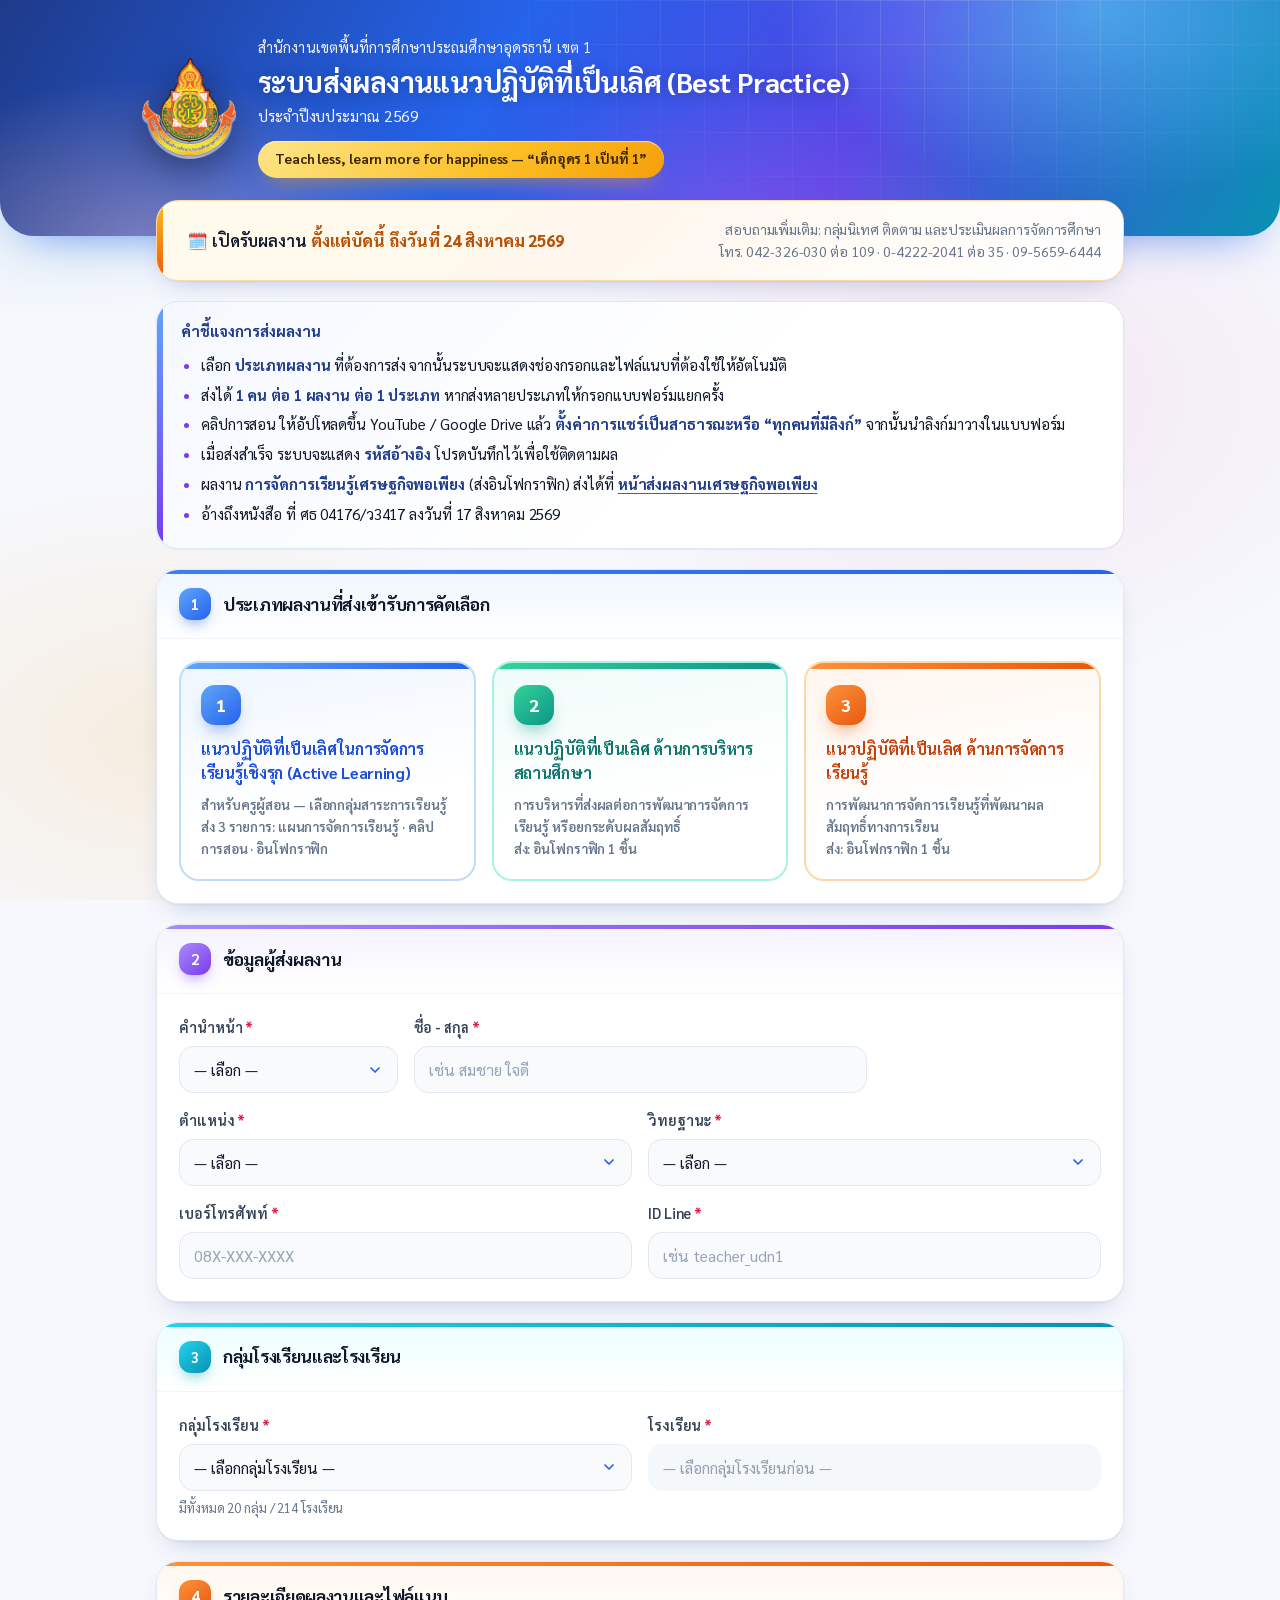
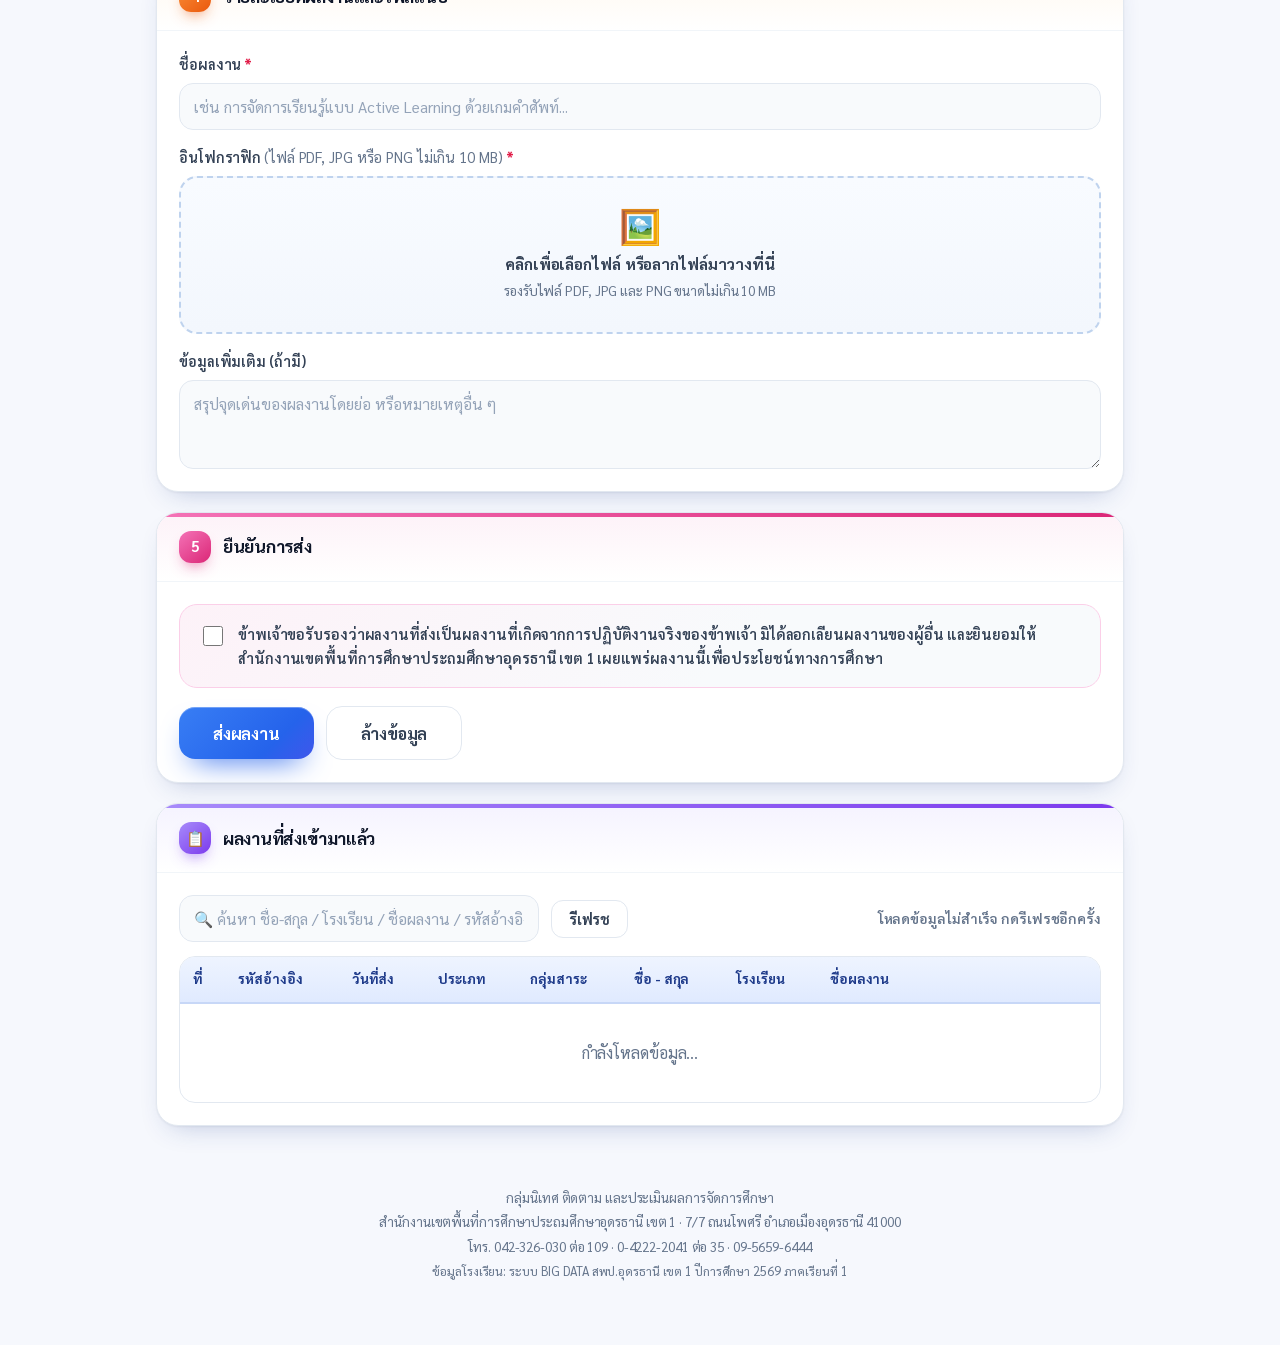
<file: index.html>
<!DOCTYPE html>
<html lang="th">
<head>
<meta charset="UTF-8">
<meta name="viewport" content="width=device-width, initial-scale=1.0">
<title>ระบบส่งผลงานแนวปฏิบัติที่เป็นเลิศ (Best Practice) 2569 | สพป.อุดรธานี เขต 1</title>
<link rel="preconnect" href="https://fonts.googleapis.com">
<link rel="preconnect" href="https://fonts.gstatic.com" crossorigin>
<link href="https://fonts.googleapis.com/css2?family=Sarabun:wght@300;400;500;600;700&display=swap" rel="stylesheet">
<style>
:root{
  --brand:#1d4ed8; --brand-2:#3b82f6; --brand-dk:#1e3a8a; --brand-lt:#eff6ff;
  --c1:#2563eb; --c1-d:#1d4ed8; --c1-l:#eff6ff; --c1-b:#bfdbfe;
  --c2:#0d9488; --c2-d:#0f766e; --c2-l:#effcf9; --c2-b:#a7f3e4;
  --c3:#ea580c; --c3-d:#c2410c; --c3-l:#fff5ed; --c3-b:#fed7aa;
  --c4:#7c3aed; --c5:#db2777; --c6:#0891b2;
  --accent:#f59e0b; --accent-dk:#b45309;
  --ok:#0d9488; --err:#e11d48;
  --ink:#0f172a; --ink-2:#334155; --muted:#64748b; --line:#e2e8f0; --line-2:#f1f5f9;
  --bg:#f6f8fd; --card:#ffffff;
  --r:22px; --r-sm:14px;
  --sh-1:0 1px 2px rgba(15,23,42,.05);
  --sh-2:0 1px 2px rgba(15,23,42,.05), 0 12px 28px -14px rgba(30,58,138,.30);
  --sh-3:0 2px 6px rgba(15,23,42,.06), 0 26px 50px -24px rgba(30,58,138,.42);
  --ring:0 0 0 4px rgba(37,99,235,.16);
}
*{box-sizing:border-box}
html{-webkit-text-size-adjust:100%}
body{
  margin:0;font-family:'Sarabun',system-ui,-apple-system,sans-serif;color:var(--ink);
  line-height:1.65;font-size:16px;letter-spacing:-.1px;
  background:
    radial-gradient(760px 460px at 92% -6%, rgba(124,58,237,.16), transparent 62%),
    radial-gradient(680px 420px at 4% 8%, rgba(8,145,178,.16), transparent 60%),
    radial-gradient(700px 480px at 76% 44%, rgba(219,39,119,.09), transparent 62%),
    radial-gradient(620px 420px at 12% 82%, rgba(245,158,11,.12), transparent 62%),
    var(--bg);
  background-attachment:fixed;
}
a{color:var(--c1);text-underline-offset:3px}
::selection{background:rgba(59,130,246,.22)}

/* ---------- Header ---------- */
.topbar{
  position:relative;overflow:hidden;color:#fff;padding:36px 20px 58px;
  background:linear-gradient(120deg,#1e3a8a 0%,#2563eb 38%,#4f46e5 66%,#0891b2 100%);
  border-radius:0 0 34px 34px;box-shadow:0 20px 48px -26px rgba(37,99,235,.8);
}
.topbar::before{
  content:"";position:absolute;inset:0;pointer-events:none;
  background:
    radial-gradient(520px 300px at 86% 4%, rgba(56,189,248,.55), transparent 62%),
    radial-gradient(460px 280px at 12% 108%, rgba(245,158,11,.45), transparent 64%),
    radial-gradient(420px 300px at 58% 116%, rgba(219,39,119,.35), transparent 66%);
  mix-blend-mode:screen
}
.topbar::after{
  content:"";position:absolute;inset:0;pointer-events:none;opacity:.18;
  background-image:linear-gradient(rgba(255,255,255,.75) 1px,transparent 1px),
                   linear-gradient(90deg,rgba(255,255,255,.75) 1px,transparent 1px);
  background-size:44px 44px;
  -webkit-mask-image:radial-gradient(720px 340px at 74% 4%, #000, transparent 72%);
          mask-image:radial-gradient(720px 340px at 74% 4%, #000, transparent 72%);
}
.topbar .wrap{position:relative;z-index:1;max-width:1000px;margin:0 auto;display:flex;gap:20px;align-items:center;flex-wrap:wrap}
.crest{
  width:98px;height:98px;flex:none;object-fit:contain;display:block;
  filter:drop-shadow(0 3px 0 rgba(255,255,255,.55)) drop-shadow(0 10px 20px rgba(0,0,0,.45));
}
.topbar .org{font-size:14.5px;opacity:.92;margin:0;font-weight:400;letter-spacing:.1px}
.topbar h1{margin:4px 0 0;font-size:28px;font-weight:700;line-height:1.28;letter-spacing:-.6px;text-shadow:0 2px 16px rgba(0,0,0,.22)}
.topbar .yr{margin:3px 0 0;font-size:15.5px;opacity:.94}
.slogan{
  display:inline-block;margin-top:13px;font-weight:700;font-size:13.5px;padding:7px 17px;border-radius:999px;
  color:#3b2400;background:linear-gradient(135deg,#fde68a,#fbbf24 60%,#f59e0b);
  box-shadow:0 10px 22px -12px rgba(245,158,11,.95), inset 0 1px 0 rgba(255,255,255,.6)
}

/* ---------- Layout ---------- */
.page{max-width:1000px;margin:-36px auto 60px;padding:0 16px;position:relative;z-index:2}
.card{
  background:var(--card);border:1px solid var(--line);border-radius:var(--r);
  box-shadow:var(--sh-2);margin-bottom:20px;overflow:hidden;
  animation:rise .5s cubic-bezier(.2,.7,.3,1) both;
}
.card:nth-of-type(2){animation-delay:.05s}
.card:nth-of-type(3){animation-delay:.1s}
.card:nth-of-type(4){animation-delay:.15s}
@keyframes rise{from{opacity:0;transform:translateY(16px)}to{opacity:1;transform:none}}
.card > h2{
  position:relative;margin:0;padding:18px 22px;font-size:17.5px;font-weight:700;color:var(--ink);
  border-bottom:1px solid var(--line-2);display:flex;align-items:center;gap:12px;letter-spacing:-.3px
}
.card > h2::before{content:"";position:absolute;left:0;right:0;top:0;height:4px}
.card > h2 .n{
  width:32px;height:32px;border-radius:12px;flex:none;font-size:15px;font-weight:700;color:#fff;
  display:flex;align-items:center;justify-content:center;
  box-shadow:inset 0 1px 0 rgba(255,255,255,.35)
}
/* สีประจำแต่ละหัวข้อ */
.card:nth-of-type(1) > h2{background:linear-gradient(180deg,#eff6ff,#fff)}
.card:nth-of-type(1) > h2::before{background:linear-gradient(90deg,#3b82f6,#2563eb)}
.card:nth-of-type(1) > h2 .n{background:linear-gradient(140deg,#60a5fa,#2563eb);box-shadow:0 8px 16px -8px rgba(37,99,235,.9)}
.card:nth-of-type(2) > h2{background:linear-gradient(180deg,#f5f3ff,#fff)}
.card:nth-of-type(2) > h2::before{background:linear-gradient(90deg,#a78bfa,#7c3aed)}
.card:nth-of-type(2) > h2 .n{background:linear-gradient(140deg,#a78bfa,#7c3aed);box-shadow:0 8px 16px -8px rgba(124,58,237,.9)}
.card:nth-of-type(3) > h2{background:linear-gradient(180deg,#ecfeff,#fff)}
.card:nth-of-type(3) > h2::before{background:linear-gradient(90deg,#22d3ee,#0891b2)}
.card:nth-of-type(3) > h2 .n{background:linear-gradient(140deg,#22d3ee,#0891b2);box-shadow:0 8px 16px -8px rgba(8,145,178,.9)}
.card:nth-of-type(4) > h2{background:linear-gradient(180deg,#ecfdf5,#fff)}
.card:nth-of-type(4) > h2::before{background:linear-gradient(90deg,#34d399,#0d9488)}
.card:nth-of-type(4) > h2 .n{background:linear-gradient(140deg,#34d399,#0d9488);box-shadow:0 8px 16px -8px rgba(13,148,136,.9)}
.card:nth-of-type(5) > h2{background:linear-gradient(180deg,#fff7ed,#fff)}
.card:nth-of-type(5) > h2::before{background:linear-gradient(90deg,#fb923c,#ea580c)}
.card:nth-of-type(5) > h2 .n{background:linear-gradient(140deg,#fb923c,#ea580c);box-shadow:0 8px 16px -8px rgba(234,88,12,.9)}
.card:nth-of-type(6) > h2{background:linear-gradient(180deg,#fdf2f8,#fff)}
.card:nth-of-type(6) > h2::before{background:linear-gradient(90deg,#f472b6,#db2777)}
.card:nth-of-type(6) > h2 .n{background:linear-gradient(140deg,#f472b6,#db2777);box-shadow:0 8px 16px -8px rgba(219,39,119,.9)}
.card .body{padding:22px}

.deadline{
  display:flex;gap:14px;align-items:center;flex-wrap:wrap;
  background:linear-gradient(135deg,#fffbeb 0%,#fff7ed 45%,#fff 100%);
  border:1px solid #fcd9a3;border-radius:var(--r);padding:17px 22px;margin-bottom:20px;
  box-shadow:var(--sh-2);position:relative;overflow:hidden
}
.deadline::before{content:"";position:absolute;left:0;top:0;bottom:0;width:6px;background:linear-gradient(180deg,#fbbf24,#ea580c)}
.deadline .dl{font-size:16.5px;font-weight:600;padding-left:8px}
.deadline b{color:var(--accent-dk);font-weight:800}
.deadline .ph{margin-left:auto;font-size:13.8px;color:var(--muted);text-align:right;line-height:1.65}

.notice{
  background:linear-gradient(135deg,#f5f8ff,#fff 55%);border:1px solid #dbe6fb;border-radius:var(--r);
  padding:17px 22px 17px 24px;margin-bottom:20px;font-size:15px;box-shadow:var(--sh-1);position:relative;overflow:hidden
}
.notice::before{content:"";position:absolute;left:0;top:0;bottom:0;width:6px;background:linear-gradient(180deg,#60a5fa,#7c3aed)}
.notice b{color:var(--brand-dk)}
.notice ul{margin:9px 0 0;padding-left:20px}
.notice li{margin-bottom:5px}
.notice li::marker{color:var(--c4)}

/* ---------- Type cards : การ์ดคนละสี ---------- */
.types{display:grid;grid-template-columns:repeat(auto-fit,minmax(268px,1fr));gap:16px}
.type{position:relative}
.type input{position:absolute;opacity:0;width:0;height:0}
.type span.box{
  position:relative;display:block;padding:22px 20px 20px;border:2px solid var(--line);border-radius:20px;
  cursor:pointer;height:100%;overflow:hidden;background:#fff;
  transition:transform .2s cubic-bezier(.2,.7,.3,1),box-shadow .2s,border-color .2s,background .2s
}
.type span.box::before{content:"";position:absolute;left:0;right:0;top:0;height:6px}
.type .num{
  display:inline-flex;width:40px;height:40px;border-radius:14px;color:#fff;font-weight:800;font-size:18px;
  align-items:center;justify-content:center;margin-bottom:12px;box-shadow:inset 0 1px 0 rgba(255,255,255,.4)
}
.type .tt{font-weight:700;font-size:16px;display:block;line-height:1.5;letter-spacing:-.3px}
.type .ds{font-size:13.5px;color:var(--muted);margin-top:9px;display:block;line-height:1.6}
.type span.box:hover{transform:translateY(-4px);box-shadow:var(--sh-3)}
.type input:checked + span.box::after{
  content:"✓";position:absolute;top:14px;right:14px;width:28px;height:28px;border-radius:50%;
  color:#fff;font-size:15px;font-weight:700;display:flex;align-items:center;justify-content:center
}
/* 1 · ฟ้า-น้ำเงิน */
.type:nth-child(1) span.box{background:linear-gradient(170deg,var(--c1-l),#fff 62%);border-color:var(--c1-b)}
.type:nth-child(1) span.box::before{background:linear-gradient(90deg,#60a5fa,#2563eb)}
.type:nth-child(1) .num{background:linear-gradient(140deg,#60a5fa,#2563eb);box-shadow:0 10px 20px -10px rgba(37,99,235,.95)}
.type:nth-child(1) .tt{color:var(--c1-d)}
.type:nth-child(1) span.box:hover{border-color:#93c5fd}
.type:nth-child(1) input:checked + span.box{border-color:var(--c1);background:linear-gradient(170deg,#dbeafe,#eff6ff);box-shadow:0 0 0 4px rgba(37,99,235,.18),var(--sh-3)}
.type:nth-child(1) input:checked + span.box::after{background:var(--c1)}
/* 2 · เขียวมรกต */
.type:nth-child(2) span.box{background:linear-gradient(170deg,var(--c2-l),#fff 62%);border-color:var(--c2-b)}
.type:nth-child(2) span.box::before{background:linear-gradient(90deg,#34d399,#0d9488)}
.type:nth-child(2) .num{background:linear-gradient(140deg,#34d399,#0d9488);box-shadow:0 10px 20px -10px rgba(13,148,136,.95)}
.type:nth-child(2) .tt{color:var(--c2-d)}
.type:nth-child(2) span.box:hover{border-color:#5eead4}
.type:nth-child(2) input:checked + span.box{border-color:var(--c2);background:linear-gradient(170deg,#ccfbef,#effcf9);box-shadow:0 0 0 4px rgba(13,148,136,.18),var(--sh-3)}
.type:nth-child(2) input:checked + span.box::after{background:var(--c2)}
/* 3 · ส้ม */
.type:nth-child(3) span.box{background:linear-gradient(170deg,var(--c3-l),#fff 62%);border-color:var(--c3-b)}
.type:nth-child(3) span.box::before{background:linear-gradient(90deg,#fb923c,#ea580c)}
.type:nth-child(3) .num{background:linear-gradient(140deg,#fb923c,#ea580c);box-shadow:0 10px 20px -10px rgba(234,88,12,.95)}
.type:nth-child(3) .tt{color:var(--c3-d)}
.type:nth-child(3) span.box:hover{border-color:#fdba74}
.type:nth-child(3) input:checked + span.box{border-color:var(--c3);background:linear-gradient(170deg,#ffedd5,#fff5ed);box-shadow:0 0 0 4px rgba(234,88,12,.18),var(--sh-3)}
.type:nth-child(3) input:checked + span.box::after{background:var(--c3)}

.eligible{display:none;margin-top:18px;background:linear-gradient(135deg,#fff7ed,#fffbeb);border:1px solid #fcd9a3;border-radius:18px;padding:16px 19px;font-size:14.5px}
.eligible.on{display:block;animation:rise .35s ease both}
.eligible b{color:var(--accent-dk)}
.eligible .links{display:flex;gap:9px;flex-wrap:wrap;margin-top:12px}
.eligible .links a{
  display:inline-block;background:#fff;border:1.5px solid #fcd9a3;border-radius:999px;color:var(--accent-dk);
  padding:7px 16px;font-size:13.5px;text-decoration:none;font-weight:600;
  transition:border-color .15s,box-shadow .15s,transform .15s,background .15s
}
.eligible .links a:hover{background:#fffbeb;border-color:#f59e0b;box-shadow:var(--sh-1);transform:translateY(-2px)}

/* ---------- Form fields ---------- */
.grid{display:grid;grid-template-columns:repeat(12,1fr);gap:16px}
.f{display:flex;flex-direction:column;gap:6px}
.c12{grid-column:span 12}.c8{grid-column:span 8}.c6{grid-column:span 6}.c4{grid-column:span 4}.c3{grid-column:span 3}
@media(max-width:640px){.c8,.c6,.c4,.c3{grid-column:span 12}}
label{font-size:14.5px;font-weight:600;color:var(--ink-2);letter-spacing:-.1px}
.req::after{content:" *";color:var(--err);font-weight:700}
input[type=text],input[type=tel],input[type=url],select,textarea{
  font-family:inherit;font-size:15.5px;padding:12px 14px;border:1.5px solid var(--line);border-radius:var(--r-sm);
  background:#f8fafc;color:var(--ink);width:100%;
  transition:border-color .15s,box-shadow .15s,background .15s
}
textarea{resize:vertical;min-height:88px}
select{
  cursor:pointer;appearance:none;-webkit-appearance:none;padding-right:40px;
  background-image:url("data:image/svg+xml;charset=utf-8,%3Csvg xmlns='http://www.w3.org/2000/svg' width='16' height='16' viewBox='0 0 24 24' fill='none' stroke='%232563eb' stroke-width='2.6' stroke-linecap='round' stroke-linejoin='round'%3E%3Cpath d='M6 9l6 6 6-6'/%3E%3C/svg%3E");
  background-repeat:no-repeat;background-position:right 14px center
}
input::placeholder,textarea::placeholder{color:#94a3b8}
input:hover,select:hover,textarea:hover{border-color:#c7d7ef}
input:focus,select:focus,textarea:focus{outline:none;border-color:var(--c1);background:#fff;box-shadow:var(--ring)}
input:disabled,select:disabled{background:#f1f5f9;color:var(--muted);cursor:not-allowed;border-color:var(--line-2)}
.hint{font-size:13px;color:var(--muted)}
.err-msg{font-size:13px;color:var(--err);display:none;font-weight:600}
.f.bad input,.f.bad select,.f.bad .drop{border-color:var(--err);background:#fff1f4}
.f.bad .err-msg{display:block}

/* ---------- Subject chips (9 สี) ---------- */
.subs{display:grid;grid-template-columns:repeat(auto-fill,minmax(244px,1fr));gap:12px}
.sub{position:relative}
.sub input{position:absolute;opacity:0;width:0;height:0}
.sub span{
  display:flex;align-items:center;gap:11px;padding:13px 16px;border:1.5px solid var(--line);
  border-radius:15px;cursor:pointer;font-size:15px;background:#fff;height:100%;font-weight:500;
  transition:transform .16s cubic-bezier(.2,.7,.3,1),border-color .16s,box-shadow .16s,background .16s,color .16s
}
.sub span .dot{width:20px;height:20px;border-radius:50%;border:2.5px solid #cbd5e1;flex:none;transition:all .16s}
.sub span:hover{transform:translateY(-2px);box-shadow:var(--sh-2)}
.sub input:checked + span{font-weight:700;color:#fff}
.sub input:checked + span .dot{border-color:rgba(255,255,255,.9);background:#fff;box-shadow:inset 0 0 0 4px transparent}
.sub:nth-child(9n+1) span:hover{border-color:#93c5fd}
.sub:nth-child(9n+1) input:checked + span{background:linear-gradient(135deg,#60a5fa,#2563eb);border-color:#2563eb;box-shadow:0 12px 24px -14px rgba(37,99,235,1)}
.sub:nth-child(9n+2) span:hover{border-color:#5eead4}
.sub:nth-child(9n+2) input:checked + span{background:linear-gradient(135deg,#34d399,#0d9488);border-color:#0d9488;box-shadow:0 12px 24px -14px rgba(13,148,136,1)}
.sub:nth-child(9n+3) span:hover{border-color:#c4b5fd}
.sub:nth-child(9n+3) input:checked + span{background:linear-gradient(135deg,#a78bfa,#7c3aed);border-color:#7c3aed;box-shadow:0 12px 24px -14px rgba(124,58,237,1)}
.sub:nth-child(9n+4) span:hover{border-color:#fdba74}
.sub:nth-child(9n+4) input:checked + span{background:linear-gradient(135deg,#fb923c,#ea580c);border-color:#ea580c;box-shadow:0 12px 24px -14px rgba(234,88,12,1)}
.sub:nth-child(9n+5) span:hover{border-color:#f9a8d4}
.sub:nth-child(9n+5) input:checked + span{background:linear-gradient(135deg,#f472b6,#db2777);border-color:#db2777;box-shadow:0 12px 24px -14px rgba(219,39,119,1)}
.sub:nth-child(9n+6) span:hover{border-color:#67e8f9}
.sub:nth-child(9n+6) input:checked + span{background:linear-gradient(135deg,#22d3ee,#0891b2);border-color:#0891b2;box-shadow:0 12px 24px -14px rgba(8,145,178,1)}
.sub:nth-child(9n+7) span:hover{border-color:#fcd34d}
.sub:nth-child(9n+7) input:checked + span{background:linear-gradient(135deg,#fbbf24,#d97706);border-color:#d97706;box-shadow:0 12px 24px -14px rgba(217,119,6,1)}
.sub:nth-child(9n+8) span:hover{border-color:#a5b4fc}
.sub:nth-child(9n+8) input:checked + span{background:linear-gradient(135deg,#818cf8,#4f46e5);border-color:#4f46e5;box-shadow:0 12px 24px -14px rgba(79,70,229,1)}
.sub:nth-child(9n+9) span:hover{border-color:#86efac}
.sub:nth-child(9n+9) input:checked + span{background:linear-gradient(135deg,#4ade80,#16a34a);border-color:#16a34a;box-shadow:0 12px 24px -14px rgba(22,163,74,1)}
.sub input:focus-visible + span{box-shadow:var(--ring)}

/* ---------- File drop ---------- */
.drop{
  border:2.5px dashed #bfd3ee;border-radius:18px;padding:30px 18px;text-align:center;cursor:pointer;
  background:linear-gradient(180deg,#f8fbff,#f3f7fd);
  transition:border-color .18s,background .18s,transform .18s,box-shadow .18s
}
.drop:hover,.drop.over{border-color:var(--c1);background:linear-gradient(180deg,#eff6ff,#dbeafe);transform:translateY(-3px);box-shadow:var(--sh-2)}
.drop .ico{font-size:34px;line-height:1}
.drop .t{font-weight:700;margin-top:9px;font-size:15.5px;color:var(--ink-2)}
.drop .s{font-size:13.5px;color:var(--muted);margin-top:3px}
.filebox{
  display:none;align-items:center;gap:13px;padding:14px 16px;border:1.5px solid #99f6e4;
  background:linear-gradient(135deg,#f0fdfa,#effcf9);border-radius:16px;box-shadow:var(--sh-1)
}
.filebox.on{display:flex;animation:rise .3s ease both}
.filebox .fi{font-size:26px}
.filebox img.thumb{width:50px;height:50px;object-fit:cover;border-radius:12px;border:1px solid var(--line)}
.filebox .fn{flex:1;min-width:0;font-size:14.5px;font-weight:700;overflow:hidden;text-overflow:ellipsis;white-space:nowrap}
.filebox .fs{font-size:13px;color:var(--muted)}
.filebox button{
  border:1.5px solid #fecdd3;background:#fff;border-radius:11px;padding:7px 14px;
  cursor:pointer;font-family:inherit;font-size:13.5px;font-weight:700;color:var(--err);transition:all .15s
}
.filebox button:hover{background:#fff1f4;border-color:#fda4af}

/* ---------- Consent + submit ---------- */
.consent{
  display:flex;gap:12px;align-items:flex-start;font-size:14.7px;padding:17px 19px;
  background:linear-gradient(135deg,#fdf2f8,#f8fafc 60%);border:1px solid #fbcfe8;border-radius:18px
}
.consent input{margin-top:4px;width:20px;height:20px;flex:none;accent-color:var(--c5);cursor:pointer}
.actions{display:flex;gap:12px;align-items:center;flex-wrap:wrap;margin-top:18px}
.btn{
  font-family:inherit;font-size:16.5px;font-weight:700;padding:15px 34px;border-radius:16px;border:none;
  cursor:pointer;letter-spacing:-.2px;
  transition:transform .16s cubic-bezier(.2,.7,.3,1),box-shadow .16s,filter .16s
}
.btn-main{
  color:#fff;background:linear-gradient(135deg,#3b82f6 0%,#2563eb 45%,#7c3aed 100%);
  background-size:180% 180%;background-position:0% 50%;
  box-shadow:0 14px 30px -14px rgba(37,99,235,1), inset 0 1px 0 rgba(255,255,255,.3);
  transition:transform .16s cubic-bezier(.2,.7,.3,1),box-shadow .16s,background-position .5s
}
.btn-main:hover:not(:disabled){transform:translateY(-3px);background-position:100% 50%;box-shadow:0 20px 38px -16px rgba(37,99,235,1), inset 0 1px 0 rgba(255,255,255,.3)}
.btn-main:active:not(:disabled){transform:translateY(0)}
.btn-main:disabled{opacity:.5;cursor:not-allowed;box-shadow:none}
.btn-ghost{background:#fff;border:1.5px solid var(--line);color:var(--ink-2)}
.btn-ghost:hover{border-color:#c7d7ef;transform:translateY(-2px);box-shadow:var(--sh-1)}
.btn:focus-visible{outline:none;box-shadow:var(--ring)}
.spin{
  width:16px;height:16px;border:2.5px solid rgba(255,255,255,.35);border-top-color:#fff;border-radius:50%;
  display:inline-block;vertical-align:-3px;margin-right:9px;animation:sp .7s linear infinite
}
@keyframes sp{to{transform:rotate(360deg)}}

/* ---------- Progress / result ---------- */
.bar{height:9px;background:#e7edf7;border-radius:99px;overflow:hidden;margin-top:16px;display:none}
.bar.on{display:block}
.bar i{display:block;height:100%;width:0;border-radius:99px;background:linear-gradient(90deg,#22d3ee,#3b82f6 50%,#7c3aed);transition:width .3s;box-shadow:0 0 14px rgba(59,130,246,.75)}
.result{display:none;text-align:center;padding:52px 24px}
.result.on{display:block;animation:rise .45s ease both}
.result .ico{font-size:64px;line-height:1}
.result h3{margin:14px 0 6px;font-size:24px;font-weight:800;letter-spacing:-.5px;
  background:linear-gradient(135deg,#0d9488,#2563eb);-webkit-background-clip:text;background-clip:text;color:transparent}
.result .ref{
  display:inline-block;margin-top:14px;background:linear-gradient(135deg,#eff6ff,#f5f3ff);
  border:2px dashed var(--c1);color:var(--c1-d);padding:12px 26px;border-radius:16px;
  font-weight:800;letter-spacing:1.2px;font-size:19px
}
.result p{color:var(--muted);margin:12px auto 0;max-width:560px}
.alert{display:none;margin-top:16px;padding:14px 18px;border-radius:16px;font-size:15px;font-weight:600}
.alert.on{display:block;animation:rise .3s ease both}
.alert.e{background:linear-gradient(135deg,#fff1f4,#ffe4e9);border:1px solid #fda4af;color:#9f1239}

.foot{text-align:center;font-size:13.5px;color:var(--muted);padding:0 16px 48px;line-height:1.8}
.setup{
  background:linear-gradient(135deg,#fff1f4,#fff);border:1px solid #fda4af;color:#9f1239;border-radius:var(--r);
  padding:16px 20px;margin-bottom:20px;font-size:14.5px;display:none;box-shadow:var(--sh-1)
}
.setup.on{display:block}
.hidden{display:none !important}
/* ---------- ตารางผลงานที่ส่งแล้ว ---------- */
.btn-sm{padding:9px 17px;font-size:14.5px;border-radius:12px}
.listbar{display:flex;gap:12px;align-items:center;flex-wrap:wrap;margin-bottom:14px}
.listbar input{max-width:360px}
.listbar .cnt{font-size:14px;color:var(--muted);margin-left:auto;font-weight:600}
.tw{overflow:auto;border:1px solid var(--line);border-radius:16px;max-height:520px}
table.pl{border-collapse:separate;border-spacing:0;width:100%;min-width:1040px;font-size:14.5px}
table.pl td:last-child,table.pl th:last-child{min-width:320px}
table.pl th,table.pl td{padding:11px 13px;border-bottom:1px solid var(--line-2);text-align:left;vertical-align:top}
table.pl th{position:sticky;top:0;z-index:1;background:linear-gradient(180deg,#eef4ff,#e0eaff);color:var(--brand-dk);
  font-weight:700;font-size:13.5px;white-space:nowrap;border-bottom:2px solid #c7d7f7}
table.pl tbody tr:nth-child(even){background:#fafbff}
table.pl tbody tr:hover{background:linear-gradient(90deg,#eff6ff,#f5f3ff)}
table.pl td.nw{white-space:nowrap}
table.pl .rc{font-family:ui-monospace,Menlo,monospace;font-weight:700;color:var(--c1-d)}
.tg{display:inline-block;padding:2px 11px;border-radius:99px;font-size:12.5px;font-weight:700;white-space:nowrap;border:1px solid}
.tg.t1{background:#eff6ff;color:#1d4ed8;border-color:#bfdbfe}
.tg.t2{background:#effcf9;color:#0f766e;border-color:#a7f3e4}
.tg.t3{background:#fff5ed;color:#c2410c;border-color:#fed7aa}
.plempty{padding:36px;text-align:center;color:var(--muted)}

@media(max-width:640px){
  body{font-size:15.5px}
  .topbar{padding:28px 18px 48px;border-radius:0 0 26px 26px}
  .topbar h1{font-size:22px}
  .crest{width:74px;height:74px}
  .card .body{padding:18px}
  .card > h2{padding:16px 18px;font-size:16.5px}
  .deadline .ph{margin-left:0;text-align:left}
  .btn{width:100%}
}
@media (prefers-reduced-motion:reduce){
  *{animation-duration:.01ms !important;animation-iteration-count:1 !important;transition-duration:.01ms !important}
}
</style>
</head>
<body>

<header class="topbar">
  <div class="wrap">
    <img class="crest" src="logo.svg" alt="ตราสัญลักษณ์ สำนักงานเขตพื้นที่การศึกษาประถมศึกษาอุดรธานี เขต 1">
    <div>
      <p class="org">สำนักงานเขตพื้นที่การศึกษาประถมศึกษาอุดรธานี เขต 1</p>
      <h1>ระบบส่งผลงานแนวปฏิบัติที่เป็นเลิศ (Best Practice)</h1>
      <p class="yr">ประจำปีงบประมาณ 2569</p>
      <span class="slogan">Teach less, learn more for happiness — “เด็กอุดร 1 เป็นที่ 1”</span>
    </div>
  </div>
</header>

<div class="page">

  <div class="setup" id="setup">
    <b>⚙️ ยังไม่ได้ตั้งค่าระบบ</b> — กรุณาเปิดไฟล์นี้ด้วยโปรแกรมแก้ไขข้อความ แล้วใส่ URL ของ Google Apps Script
    Web App ลงในตัวแปร <code>API_URL</code> ที่ด้านล่างของไฟล์
  </div>

  <div class="deadline">
    <div class="dl">🗓️ เปิดรับผลงาน <b>ตั้งแต่บัดนี้ ถึงวันที่ 24 สิงหาคม 2569</b></div>
    <div class="ph">สอบถามเพิ่มเติม: กลุ่มนิเทศ ติดตาม และประเมินผลการจัดการศึกษา<br>
      โทร. 042-326-030 ต่อ 109 · 0-4222-2041 ต่อ 35 · 09-5659-6444</div>
  </div>

  <div class="notice">
    <b>คำชี้แจงการส่งผลงาน</b>
    <ul>
      <li>เลือก <b>ประเภทผลงาน</b> ที่ต้องการส่ง จากนั้นระบบจะแสดงช่องกรอกและไฟล์แนบที่ต้องใช้ให้อัตโนมัติ</li>
      <li>ส่งได้ <b>1 คน ต่อ 1 ผลงาน ต่อ 1 ประเภท</b> หากส่งหลายประเภทให้กรอกแบบฟอร์มแยกครั้ง</li>
      <li>คลิปการสอน ให้อัปโหลดขึ้น YouTube / Google Drive แล้ว
          <b>ตั้งค่าการแชร์เป็นสาธารณะหรือ “ทุกคนที่มีลิงก์”</b> จากนั้นนำลิงก์มาวางในแบบฟอร์ม</li>
      <li>เมื่อส่งสำเร็จ ระบบจะแสดง <b>รหัสอ้างอิง</b> โปรดบันทึกไว้เพื่อใช้ติดตามผล</li>
      <li>ผลงาน <b>การจัดการเรียนรู้เศรษฐกิจพอเพียง</b> (ส่งอินโฟกราฟิก) ส่งได้ที่ <a href="sep/"><b>หน้าส่งผลงานเศรษฐกิจพอเพียง</b></a></li>
      <li>อ้างถึงหนังสือ ที่ ศธ 04176/ว3417 ลงวันที่ 17 สิงหาคม 2569</li>
    </ul>
  </div>

  <form id="frm" novalidate>

    <!-- 1 : ประเภทผลงาน -->
    <section class="card">
      <h2><span class="n">1</span> ประเภทผลงานที่ส่งเข้ารับการคัดเลือก</h2>
      <div class="body">
        <div class="f" id="wrapType">
          <div class="types">
            <label class="type">
              <input type="radio" name="ptype" value="1">
              <span class="box">
                <span class="num">1</span>
                <span class="tt">แนวปฏิบัติที่เป็นเลิศในการจัดการเรียนรู้เชิงรุก (Active Learning)</span>
                <span class="ds">สำหรับครูผู้สอน — เลือกกลุ่มสาระการเรียนรู้<br>
                  ส่ง 3 รายการ: แผนการจัดการเรียนรู้ · คลิปการสอน · อินโฟกราฟิก</span>
              </span>
            </label>
            <label class="type">
              <input type="radio" name="ptype" value="2">
              <span class="box">
                <span class="num">2</span>
                <span class="tt">แนวปฏิบัติที่เป็นเลิศ ด้านการบริหารสถานศึกษา</span>
                <span class="ds">การบริหารที่ส่งผลต่อการพัฒนาการจัดการเรียนรู้ หรือยกระดับผลสัมฤทธิ์<br>
                  ส่ง: อินโฟกราฟิก 1 ชิ้น</span>
              </span>
            </label>
            <label class="type">
              <input type="radio" name="ptype" value="3">
              <span class="box">
                <span class="num">3</span>
                <span class="tt">แนวปฏิบัติที่เป็นเลิศ ด้านการจัดการเรียนรู้</span>
                <span class="ds">การพัฒนาการจัดการเรียนรู้ที่พัฒนาผลสัมฤทธิ์ทางการเรียน<br>
                  ส่ง: อินโฟกราฟิก 1 ชิ้น</span>
              </span>
            </label>
          </div>
          <div class="err-msg" style="margin-top:8px">กรุณาเลือกประเภทผลงาน 1 ประเภท</div>
        </div>

        <div class="eligible" id="eligible">
          <b>⚠️ เงื่อนไขประเภทที่ 2 และ 3</b> — เฉพาะโรงเรียนที่มีผลสัมฤทธิ์ทางการเรียนสูงกว่าระดับประเทศ
          ต่อเนื่อง 3 ปีการศึกษา (2566–2568) กรุณาตรวจสอบรายชื่อโรงเรียนก่อนส่ง
          <div class="links">
            <a href="https://shorturl.asia/sHRTY" target="_blank" rel="noopener">📋 รายชื่อรวม (RT, NT, O-NET)</a>
            <a href="https://shorturl.asia/dWOJD" target="_blank" rel="noopener">RT ป.1</a>
            <a href="https://shorturl.asia/2TBJh" target="_blank" rel="noopener">NT ป.3</a>
            <a href="https://shorturl.asia/KUpV3" target="_blank" rel="noopener">O-NET ป.6 / ม.3</a>
          </div>
        </div>
      </div>
    </section>

    <!-- 2 : ข้อมูลผู้ส่ง -->
    <section class="card">
      <h2><span class="n">2</span> ข้อมูลผู้ส่งผลงาน</h2>
      <div class="body">
        <div class="grid">
          <div class="f c3">
            <label class="req" for="prefix">คำนำหน้า</label>
            <select id="prefix" name="prefix">
              <option value="">— เลือก —</option>
              <option>นาย</option><option>นาง</option><option>นางสาว</option>
              <option>ว่าที่ ร.ต.</option><option>ว่าที่ ร.ต.หญิง</option>
              <option>ดร.</option><option>อื่น ๆ</option>
            </select>
            <div class="err-msg">กรุณาเลือกคำนำหน้า</div>
          </div>
          <div class="f c3" id="wrapPrefixOther" style="display:none">
            <label class="req" for="prefixOther">ระบุคำนำหน้า</label>
            <input type="text" id="prefixOther" name="prefixOther" placeholder="เช่น พระ, ผศ.">
            <div class="err-msg">กรุณาระบุคำนำหน้า</div>
          </div>
          <div class="f c6" id="wrapName">
            <label class="req" for="fullname">ชื่อ - สกุล</label>
            <input type="text" id="fullname" name="fullname" placeholder="เช่น สมชาย ใจดี">
            <div class="err-msg">กรุณากรอกชื่อ - สกุล</div>
          </div>

          <div class="f c6">
            <label class="req" for="position">ตำแหน่ง</label>
            <select id="position" name="position">
              <option value="">— เลือก —</option>
              <option>ครูผู้ช่วย</option>
              <option>ครู</option>
              <option>ครูอัตราจ้าง</option>
              <option>พนักงานราชการ</option>
              <option>รองผู้อำนวยการสถานศึกษา</option>
              <option>ผู้อำนวยการสถานศึกษา</option>
              <option>อื่น ๆ</option>
            </select>
            <div class="err-msg">กรุณาเลือกตำแหน่ง</div>
          </div>
          <div class="f c6">
            <label class="req" for="academic">วิทยฐานะ</label>
            <select id="academic" name="academic">
              <option value="">— เลือก —</option>
              <option>ไม่มีวิทยฐานะ</option>
              <option>ชำนาญการ</option>
              <option>ชำนาญการพิเศษ</option>
              <option>เชี่ยวชาญ</option>
              <option>เชี่ยวชาญพิเศษ</option>
            </select>
            <div class="err-msg">กรุณาเลือกวิทยฐานะ</div>
          </div>

          <div class="f c6">
            <label class="req" for="phone">เบอร์โทรศัพท์</label>
            <input type="tel" id="phone" name="phone" inputmode="numeric" maxlength="12" placeholder="08X-XXX-XXXX">
            <div class="err-msg">กรุณากรอกเบอร์โทรศัพท์ 9 - 10 หลัก</div>
          </div>
          <div class="f c6">
            <label class="req" for="line">ID Line</label>
            <input type="text" id="line" name="line" placeholder="เช่น teacher_udn1">
            <div class="err-msg">กรุณากรอก ID Line</div>
          </div>
        </div>
      </div>
    </section>

    <!-- 3 : สังกัด -->
    <section class="card">
      <h2><span class="n">3</span> กลุ่มโรงเรียนและโรงเรียน</h2>
      <div class="body">
        <div class="grid">
          <div class="f c6">
            <label class="req" for="schoolGroup">กลุ่มโรงเรียน</label>
            <select id="schoolGroup" name="schoolGroup"><option value="">— เลือกกลุ่มโรงเรียน —</option></select>
            <div class="hint" id="grpHint">มีทั้งหมด 20 กลุ่ม / 214 โรงเรียน</div>
            <div class="err-msg">กรุณาเลือกกลุ่มโรงเรียน</div>
          </div>
          <div class="f c6">
            <label class="req" for="school">โรงเรียน</label>
            <select id="school" name="school" disabled><option value="">— เลือกกลุ่มโรงเรียนก่อน —</option></select>
            <div class="hint" id="schHint">&nbsp;</div>
            <div class="err-msg">กรุณาเลือกโรงเรียน</div>
          </div>
        </div>
      </div>
    </section>

    <!-- 4 : กลุ่มสาระ (เฉพาะประเภท 1) -->
    <section class="card hidden" id="secSubject">
      <h2><span class="n">4</span> กลุ่มสาระการเรียนรู้</h2>
      <div class="body">
        <div class="f" id="wrapSubject">
          <div class="subs" id="subs"></div>
          <div class="err-msg" style="margin-top:8px">กรุณาเลือกกลุ่มสาระการเรียนรู้ 1 รายการ</div>
        </div>
      </div>
    </section>

    <!-- 5 : ผลงาน -->
    <section class="card">
      <h2><span class="n" id="secWorkNo">5</span> รายละเอียดผลงานและไฟล์แนบ</h2>
      <div class="body">
        <div class="grid">
          <div class="f c12">
            <label class="req" for="title">ชื่อผลงาน</label>
            <input type="text" id="title" name="title" placeholder="เช่น การจัดการเรียนรู้แบบ Active Learning ด้วยเกมคำศัพท์...">
            <div class="err-msg">กรุณากรอกชื่อผลงาน</div>
          </div>

          <div class="f c6 t1only" id="wrapLevel">
            <label class="req" for="level">ระดับชั้นที่จัดการเรียนรู้</label>
            <select id="level" name="level">
              <option value="">— เลือก —</option>
              <option>ระดับปฐมวัย</option>
              <option>ชั้นประถมศึกษาปีที่ 1</option><option>ชั้นประถมศึกษาปีที่ 2</option>
              <option>ชั้นประถมศึกษาปีที่ 3</option><option>ชั้นประถมศึกษาปีที่ 4</option>
              <option>ชั้นประถมศึกษาปีที่ 5</option><option>ชั้นประถมศึกษาปีที่ 6</option>
              <option>ชั้นมัธยมศึกษาปีที่ 1</option><option>ชั้นมัธยมศึกษาปีที่ 2</option>
              <option>ชั้นมัธยมศึกษาปีที่ 3</option>
            </select>
            <div class="err-msg">กรุณาเลือกระดับชั้น</div>
          </div>
          <div class="f c6 t1only" id="wrapVideo">
            <label class="req" for="video">ลิงก์คลิปการสอน</label>
            <input type="url" id="video" name="video" placeholder="https://youtu.be/... หรือ https://drive.google.com/...">
            <div class="err-msg">กรุณากรอกลิงก์ที่ขึ้นต้นด้วย http:// หรือ https://</div>
          </div>

          <div class="f c12 t1only" id="wrapPlan">
            <label class="req">① แผนการจัดการเรียนรู้ 1 ชั่วโมง <span style="font-weight:400;color:var(--muted)">(PDF ไม่เกิน 10 MB)</span></label>
            <div class="drop" id="dropPlan">
              <div class="ico">📄</div>
              <div class="t">คลิกเพื่อเลือกไฟล์ หรือลากไฟล์มาวางที่นี่</div>
              <div class="s">รองรับเฉพาะไฟล์ PDF ขนาดไม่เกิน 10 MB</div>
            </div>
            <input type="file" id="filePlan" accept="application/pdf,.pdf" hidden>
            <div class="filebox" id="boxPlan">
              <span class="fi">📕</span>
              <span class="fn" id="namePlan"></span>
              <span class="fs" id="sizePlan"></span>
              <button type="button" data-clear="Plan">ลบไฟล์</button>
            </div>
            <div class="err-msg" id="errPlan">กรุณาแนบไฟล์แผนการจัดการเรียนรู้ (PDF ไม่เกิน 10 MB)</div>
          </div>

          <div class="f c12">
            <label class="req" id="lblInfo">③ อินโฟกราฟิก <span style="font-weight:400;color:var(--muted)">(ไฟล์ PDF, JPG หรือ PNG ไม่เกิน 10 MB)</span></label>
            <div class="drop" id="dropInfo">
              <div class="ico">🖼️</div>
              <div class="t">คลิกเพื่อเลือกไฟล์ หรือลากไฟล์มาวางที่นี่</div>
              <div class="s">รองรับไฟล์ PDF, JPG และ PNG ขนาดไม่เกิน 10 MB</div>
            </div>
            <input type="file" id="fileInfo" accept="application/pdf,image/jpeg,image/png,.pdf,.jpg,.jpeg,.png" hidden>
            <div class="filebox" id="boxInfo">
              <img class="thumb" id="thumbInfo" alt="">
              <span class="fn" id="nameInfo"></span>
              <span class="fs" id="sizeInfo"></span>
              <button type="button" data-clear="Info">ลบไฟล์</button>
            </div>
            <div class="err-msg" id="errInfo">กรุณาแนบไฟล์อินโฟกราฟิก (PDF, JPG หรือ PNG ไม่เกิน 10 MB)</div>
          </div>

          <div class="f c12">
            <label for="note">ข้อมูลเพิ่มเติม (ถ้ามี)</label>
            <textarea id="note" name="note" rows="3" placeholder="สรุปจุดเด่นของผลงานโดยย่อ หรือหมายเหตุอื่น ๆ"></textarea>
          </div>
        </div>
      </div>
    </section>

    <!-- 6 : ยืนยัน -->
    <section class="card">
      <h2><span class="n" id="secConfirmNo">6</span> ยืนยันการส่ง</h2>
      <div class="body">
        <div class="f" id="wrapConsent">
          <label class="consent">
            <input type="checkbox" id="consent">
            <span>ข้าพเจ้าขอรับรองว่าผลงานที่ส่งเป็นผลงานที่เกิดจากการปฏิบัติงานจริงของข้าพเจ้า
            มิได้ลอกเลียนผลงานของผู้อื่น และยินยอมให้สำนักงานเขตพื้นที่การศึกษาประถมศึกษาอุดรธานี เขต 1
            เผยแพร่ผลงานนี้เพื่อประโยชน์ทางการศึกษา</span>
          </label>
          <div class="err-msg">กรุณายืนยันการรับรองผลงาน</div>
        </div>

        <div class="actions">
          <button type="submit" class="btn btn-main" id="btn">ส่งผลงาน</button>
          <button type="reset" class="btn btn-ghost" id="btnReset">ล้างข้อมูล</button>
        </div>
        <div class="bar" id="bar"><i></i></div>
        <div class="alert e" id="alert"></div>
      </div>
    </section>
  </form>

  <!-- success -->
  <section class="card result" id="done">
    <div class="ico">✅</div>
    <h3>ส่งผลงานเรียบร้อยแล้ว</h3>
    <div class="ref" id="refCode">—</div>
    <p>ระบบได้บันทึกผลงานของท่านเรียบร้อยแล้ว กรุณาบันทึกรหัสอ้างอิงข้างต้นไว้เพื่อใช้ติดตามผล</p>
    <div class="actions" style="justify-content:center">
      <button type="button" class="btn btn-ghost" onclick="location.reload()">ส่งผลงานรายการใหม่</button>
    </div>
  </section>

  <!-- รายการผลงานที่ส่งเข้ามาแล้ว -->
  <section class="card" id="secList">
    <h2><span class="n">📋</span> ผลงานที่ส่งเข้ามาแล้ว</h2>
    <div class="body">
      <div class="listbar">
        <input type="text" id="plq" placeholder="🔍 ค้นหา ชื่อ-สกุล / โรงเรียน / ชื่อผลงาน / รหัสอ้างอิง">
        <button type="button" class="btn btn-ghost btn-sm" id="plReload">รีเฟรช</button>
        <span class="cnt" id="plCount">กำลังโหลด…</span>
      </div>
      <div class="tw">
        <table class="pl">
          <thead><tr>
            <th>ที่</th><th>รหัสอ้างอิง</th><th>วันที่ส่ง</th><th>ประเภท</th>
            <th>กลุ่มสาระ</th><th>ชื่อ - สกุล</th><th>โรงเรียน</th><th>ชื่อผลงาน</th>
          </tr></thead>
          <tbody id="plBody"></tbody>
        </table>
        <div class="plempty" id="plEmpty">กำลังโหลดข้อมูล…</div>
      </div>
    </div>
  </section>

</div>

<p class="foot">
  กลุ่มนิเทศ ติดตาม และประเมินผลการจัดการศึกษา<br>
  สำนักงานเขตพื้นที่การศึกษาประถมศึกษาอุดรธานี เขต 1 · 7/7 ถนนโพศรี อำเภอเมืองอุดรธานี 41000<br>
  โทร. 042-326-030 ต่อ 109 · 0-4222-2041 ต่อ 35 · 09-5659-6444<br>
  <span style="font-size:12.5px">ข้อมูลโรงเรียน: ระบบ BIG DATA สพป.อุดรธานี เขต 1 ปีการศึกษา 2569 ภาคเรียนที่ 1</span>
</p>

<script>
/* ============================================================
   ตั้งค่า: วาง URL ของ Google Apps Script Web App (ลงท้ายด้วย /exec)
   ============================================================ */
const API_URL = "https://script.google.com/macros/s/AKfycbzVC7Kdik8erhvEDzU5UGtnWxTzQjkgfkbHiXQyAfsiM5kXI-7I6TlGqL2er1yyeOjL/exec";
/* ============================================================ */

const PTYPES = {
  '1':'แนวปฏิบัติที่เป็นเลิศในการจัดการเรียนรู้เชิงรุก (Active Learning)',
  '2':'แนวปฏิบัติที่เป็นเลิศ ด้านการบริหารสถานศึกษา',
  '3':'แนวปฏิบัติที่เป็นเลิศ ด้านการจัดการเรียนรู้'
};

const SUBJECTS = [
  "ภาษาไทย",
  "คณิตศาสตร์",
  "วิทยาศาสตร์และเทคโนโลยี",
  "สังคมศึกษา ศาสนา และวัฒนธรรม",
  "สุขศึกษาและพลศึกษา",
  "ศิลปะ",
  "การงานอาชีพ",
  "ภาษาต่างประเทศ"
];

const SCHOOLS = {
  "กลุ่มเมือง 1": ["บ้านหมากแข้ง", "ชุมชนบ้านเดื่อวิทยา", "บ้านหนองขาม(ค่ายเสนีย์อุปถัมภ์)", "บ้านดงอุดม", "บ้านเก่าน้อย#เรียนรวมทุกชั้น", "บ้านหนองเหล็ก", "บ้านหนองตุ", "บ้านม่วงสว่างสามัคคี", "บ้านดอนอุดม(เนยอุปถัมภ์)", "บ้านหนองบัว"],
  "กลุ่มเมือง 2": ["อนุบาลอุดรธานี", "บ้านศรีเชียงใหม่", "บ้านกุดลิงง้อหนองแก", "บ้านดงเค็ง (นําวัฒนาอุปถัมภ์)", "บ้านคำกลิ้ง", "บ้านหนองตูม", "บ้านจั่นศรีวิไล", "บ้านเลี่ยมพิลึก", "ค่ายประจักษ์ศิลปาคม"],
  "กลุ่มเมือง 3": ["นิคมสร้างตนเองเชียงพิณ 3", "นิคมสร้างตนเองเชียงพิณ 5", "บ้านนาสมบูรณ์", "บ้านโคกสะอาดศรีบูรพา", "บ้านหนองสวรรค์ (ไชยเชียงพิณ)", "บ้านหนองโอนหนองฮาง", "บ้านเชียงพิณ", "นาคลองหนองศรีคามวิทยา", "บ้านโนนสวรรค์#เรียนรวมทุกชั้น", "บ้านนาแอง", "บ้านนิคมพัฒนา", "บ้านหนองขุ่นเหล่าหลักวิทยา", "บ้านปากดงส่งเสริมธรรม"],
  "กลุ่มเมือง 4": ["บ้านเชียงพัง", "ชุมชนนากว้างพัฒนศึกษา", "บ้านนาทาม#เรียนรวมทุกชั้น บ้านเชียงพัง", "บ้านเม่น", "บ้านขาว", "บ้านดู่", "บ้านหัวบึง", "บ้านพรานเหมือน", "บ้านเลื่อม", "หนองสำโรงวิทยา"],
  "กลุ่มเมือง 5": ["บ้านตาด", "บ้านกกสะทอนเครือหวายดิน", "บ้านโนนเดื่อ", "บ้านสุขสมบูรณ์", "บ้านศรีบุญเรือง", "เจ ซี บ้านอินทร์แปลง", "ผ่านศึกสงเคราะห์", "บ้านหลุบหวายป่าขาม", "บ้านโสกน้ำขาว", "หนองไฮวิทยา", "บ้านโนนสะอาดผาสุข", "บ้านดงมะกรูดทรายทอง", "บ้านโคกลาด"],
  "กลุ่มเมือง 6": ["ชุมชนสามพร้าว", "บ้านหนองบุนาหล่ำ", "บ้านหนองบั่วประชาสรรค์", "บ้านดอนหาดดงเหล่าต้อง", "บ้านอี่เลี่ยน", "บ้านเซประชาอุทิศ", "บ้านโก่ย", "บ้านจำปาโนนสะอาด", "บ้านหนองนาคำ", "บ้านหนองหว้าหนองไผ่", "บ้านหนองแก", "บ้านถ่อนน้อยหนองไผ่คำ"],
  "กลุ่มเมือง 7": ["บ้านท่าตูมดงสระพัง", "มิตรภาพ 6", "บ้านโนนยางโนนบ่อ", "บ้านขมิ้นบ่อโคลน", "บ้านดอนหวาย", "บ้านหมากตูมดอนยานาง", "ไทยรัฐวิทยา ๙๒ (ชุมชนนาข่า)", "บ้านถ่อนใหญ่ถ่อนน้อย", "บ้านเหล่าดอนแตง", "บ้านนาคำหลวง", "บ้านงอยเลิงทอง", "ประชาสามัคคี"],
  "กลุ่มเมือง 8": ["บ้านเชียงยืน", "บ้านอีหลุ่ง", "บ้านจำปา", "บ้านป่องมหิดลอนุสรณ์ 6", "บ้านหนองน้ำเค็ม", "บ้านหนองหลอด", "บ้านหนองตอสูงแคน", "บ่อน้อยประชาสรรค์", "บ้านนาเยีย"],
  "กลุ่มเมือง 9": ["ชุมชนโนนสูง", "บ้านหนองโสกดาว", "บ้านข้าวสาร", "บ้านชัยพรมิตรภาพที่ 67", "บ้านแม่นนท์", "บ้านหนองไผ่หนองหิน", "บ้านหนองนาเจริญ", "บ้านหนองบัวเงินหนองบัวทอง", "บ้านหนองตะไก้"],
  "กลุ่มหนองวัวซอ 1 (หนองวัวซอ น้ำพ่น หนองบัวบาน)": ["อนุบาลหนองวัวซอ", "บ้านหนองแซงสร้อย", "บ้านหนองแวงเดิดเกษตรสมบูรณ์", "บ้านน้ำพ่น", "บ้านเลา", "บ้านหนองบัวบาน", "นิคมสร้างตนเองเชียงพิณ 1", "บ้านหนองอ้อน้อย", "บ้านโคกก่องหนองแวงยาว"],
  "กลุ่มหนองวัวซอ 2 (หมากหญ้า หนองอ้อ โนนหวาย)": ["รัฐประชา 509", "บ้านโนนหวาย", "บ้านหนองเม็กห้วยทราย", "บ้านโคกหนองแซง", "บ้านเสาเล้า", "บ้านหนองอ้อ", "บ้านโนนสำราญ", "ชุมชนหนองแสง", "บ้านหนองแวงฮีคำหมากคูณ", "บ้านหมากหญ้า", "บ้านผาสิงห์"],
  "กลุ่มหนองวัวซอ 3 (กุดหมากไฟ อูบมุง)": ["ชุมชนกุดหมากไฟ", "บ้านโคกล่าม", "บ้านหนองแวงจุมพล", "บ้านดงบัง", "บ้านโนนชัยศรี", "บ้านหนองบัวเงิน", "บ้านอูบมุง", "บ้านห้วยไร่", "บ้านโคกผักหอม"],
  "กลุ่มเพ็ญ 1": ["อนุบาลเพ็ญประชานุกูล", "บ้านนาส่อนโพนทัน", "บ้านใหม่", "บ้านศรีสุวรรณโพนสว่าง", "บ้านโพนงามหนองตุ", "สุมเส้าวิทยา", "บ้านดงปอ", "บ้านหนองนาไฮโนนสะอาด", "บ้านแพงศรี", "บ้านหนองบัวบาน", "บ้านหนองแสนตอโนนสร้างคำ", "ดงยางวังโตนวิทยา"],
  "กลุ่มเพ็ญ 2": ["ชุมชนบ้านธาตุ", "บ้านสังซาวังน้ำขาว", "บ้านถิ่นสุขาวิทยา", "นิคมโนนสมบูรณ์", "บ้านนาคอมนาดอกไม้", "บ้านดอนแก้ว", "บ้านยามกาใหญ่", "บ้านนาพูนทรัพย์", "บ้านหมูม่นโพนโนนสะอาด", "บ้านยามกาโนนคำ"],
  "กลุ่มเพ็ญ 3": ["บ้านเชียงหวางสร้างลาน", "บ้านนาดี", "บ้านสร้างหลวงสร้างคำ", "ดงใหญ่เจริญพัฒน์", "บ้านดอนข่าคำผักหนามประชาสามัคคี", "บ้านโพนเลาโพนทอง", "บ้านด่าน", "บ้านนาพู่", "บ้านป่าก้าวดอนแดง", "บ้านหลวงหัวสวย", "บ้านศรีบุญเรือง", "บ้านกิ่วดงมะไฟ", "บ้านหนองนกเขียนโพนทัน"],
  "กลุ่มเพ็ญ 4": ["บ้านโนนสวาง", "บ้านคอนเลียบ", "บ้านนาพัง", "บ้านเตาไห", "บ้านหม้อ", "บ้านคอนสวรรค์สินเจริญ", "บ้านเหล่าดอนเงิน", "บ้านหนองผง", "บ้านยาง (คุรุราษฎร์วิทยา)", "บ้านโคกสว่าง", "บ้านหนองกุง", "บ้านดงขันทอง", "บ้านดงศรีสําราญ"],
  "กลุ่มเพ็ญ 5": ["บ้านนาบัวไผ่วิทยา", "บ้านยางซอง", "บ้านนาทรายนาม่วง", "บ้านดอนกลอยดอนอุดม", "บ้านท่าหนาด", "บ้านโนนรังหนองผือวิทยา", "บ้านทอนดอนยาว", "บ้านสร้างแป้น", "บ้านหว้าน"],
  "กลุ่มเพ็ญ 6": ["บ้านนาสีนวล", "บ้านโคกกลาง", "บ้านดอนจันทร์โพนสวรรค์คำเจริญ", "บ้านจอมศรี", "บ้านข่าทุ่งม่วงโนนศรีสมบูรณ์", "บ้านหนองบ่อ", "บ้านสะอาดนาพังศรีเจริญ", "จอมตาลโนนดู่โนนสำราญ", "บ้านดงยางนารายณ์"],
  "กลุ่มสร้างคอม 1 (สร้างคอม)": ["อนุบาลสร้างคอม", "บ้านเชียงดา", "บ้านแมดวิทยาคม", "บ้านนาหว้า(สันติราษฎร์พิทยาคม)", "บ้านไชยฟอง", "บ้านนาสะอาด", "บ้านโนนนกหอ(เพ็งแสนวิทยา)#เรียนรวมทุกชั้น", "บ้านดงผักเทียม", "บ้านท่าเสียว", "บ้านโนนชาดวรุบลวิทยา", "บ้านโคกสว่าง#เรียนรวมทุกชั้น อนุบาลสร้างคอม"],
  "กลุ่มสร้างคอม 2 (โคกโพธิ์ บ้านยวด หินโงม)": ["บ้านดอนเดื่อ", "บ้านดอนบาก", "โคกโพธิ์วิทยา", "บ้านนาน้ำชุ่ม", "บ้านยวด", "บ้านชาด", "บ้านนามั่ง", "บ้านน้ำเที่ยง", "บ้านตลิ่งชัน-สร้างแก้ว", "บ้านศรีชมชื่นบุญชิตวิทยา", "บ้านหินโงม"]
};

/* ---------- subject cards ---------- */
const subsEl = document.getElementById('subs');
SUBJECTS.forEach((s,i)=>{
  const l = document.createElement('label');
  l.className = 'sub';
  l.innerHTML = '<input type="radio" name="subject" value="'+s+'" id="sub'+i+'"><span><i class="dot"></i>'+
                (i+1)+'. '+s+'</span>';
  subsEl.appendChild(l);
});

/* ---------- school group -> school ---------- */
const gSel = document.getElementById('schoolGroup');
const sSel = document.getElementById('school');
const schHint = document.getElementById('schHint');
const groupNames = Object.keys(SCHOOLS);
groupNames.forEach(g=>{
  const o=document.createElement('option'); o.value=g; o.textContent=g+' ('+SCHOOLS[g].length+' โรงเรียน)';
  gSel.appendChild(o);
});
document.getElementById('grpHint').textContent =
  'มีทั้งหมด '+groupNames.length+' กลุ่ม / '+groupNames.reduce((a,g)=>a+SCHOOLS[g].length,0)+' โรงเรียน';

gSel.addEventListener('change',()=>{
  const g = gSel.value;
  sSel.innerHTML='';
  if(!g){
    sSel.disabled=true;
    sSel.innerHTML='<option value="">— เลือกกลุ่มโรงเรียนก่อน —</option>';
    schHint.innerHTML='&nbsp;'; return;
  }
  sSel.disabled=false;
  sSel.appendChild(new Option('— เลือกโรงเรียน —',''));
  SCHOOLS[g].slice().sort((a,b)=>a.localeCompare(b,'th')).forEach(n=>sSel.appendChild(new Option(n,n)));
  schHint.textContent = 'กลุ่มนี้มี '+SCHOOLS[g].length+' โรงเรียน';
  clearErr(sSel.closest('.f'));
});

/* ---------- type switching ---------- */
const secSubject=document.getElementById('secSubject');
const eligible=document.getElementById('eligible');
const lblInfo=document.getElementById('lblInfo');
function currentType(){ const t=document.querySelector('input[name=ptype]:checked'); return t?t.value:''; }

document.querySelectorAll('input[name=ptype]').forEach(r=>r.addEventListener('change',applyType));
function applyType(){
  const t = currentType();
  const isT1 = t==='1';
  secSubject.classList.toggle('hidden', !isT1);
  document.querySelectorAll('.t1only').forEach(el=>el.classList.toggle('hidden', !isT1));
  eligible.classList.toggle('on', t==='2'||t==='3');
  document.getElementById('secWorkNo').textContent = isT1 ? '5' : '4';
  document.getElementById('secConfirmNo').textContent = isT1 ? '6' : '5';
  lblInfo.innerHTML = (isT1 ? '③ อินโฟกราฟิก' : 'อินโฟกราฟิก') +
    ' <span style="font-weight:400;color:var(--muted)">(ไฟล์ PDF, JPG หรือ PNG ไม่เกิน 10 MB)</span>';
  clearErr(document.getElementById('wrapType'));
}

/* ---------- prefix "อื่น ๆ" ---------- */
const pSel=document.getElementById('prefix'), pOtherWrap=document.getElementById('wrapPrefixOther'),
      pOther=document.getElementById('prefixOther');
pSel.addEventListener('change',()=>{
  const on = pSel.value==='อื่น ๆ';
  pOtherWrap.style.display = on?'flex':'none';
  if(!on) pOther.value='';
});

/* ---------- phone format ---------- */
const phone=document.getElementById('phone');
phone.addEventListener('input',()=>{
  let v=phone.value.replace(/\D/g,'').slice(0,10);
  if(v.length>6) v=v.slice(0,3)+'-'+v.slice(3,6)+'-'+v.slice(6);
  else if(v.length>3) v=v.slice(0,3)+'-'+v.slice(3);
  phone.value=v;
});

/* ---------- file pickers ---------- */
const MAXB = 10*1024*1024;
const picked = {Plan:null, Info:null};
const isPdf = f => f.type==='application/pdf' || /\.pdf$/i.test(f.name);
const PDF_ICON = "data:image/svg+xml;charset=utf-8,%3Csvg xmlns='http://www.w3.org/2000/svg' viewBox='0 0 48 48'%3E%3Crect width='48' height='48' rx='10' fill='%23fee2e2'/%3E%3Cpath d='M16 10h11l7 7v21a3 3 0 0 1-3 3H16a3 3 0 0 1-3-3V13a3 3 0 0 1 3-3z' fill='%23fff' stroke='%23ef4444' stroke-width='2'/%3E%3Cpath d='M27 10v7h7' fill='none' stroke='%23ef4444' stroke-width='2'/%3E%3Ctext x='24' y='34' font-family='Arial,Helvetica,sans-serif' font-size='10' font-weight='bold' fill='%23dc2626' text-anchor='middle'%3EPDF%3C/text%3E%3C/svg%3E";

function setupPicker(key, accept, okTest, errText){
  const drop=document.getElementById('drop'+key), input=document.getElementById('file'+key),
        box=document.getElementById('box'+key), nm=document.getElementById('name'+key),
        sz=document.getElementById('size'+key), er=document.getElementById('err'+key),
        th=document.getElementById('thumb'+key);
  drop.addEventListener('click',()=>input.click());
  drop.addEventListener('dragover',e=>{e.preventDefault();drop.classList.add('over')});
  drop.addEventListener('dragleave',()=>drop.classList.remove('over'));
  drop.addEventListener('drop',e=>{e.preventDefault();drop.classList.remove('over');
    if(e.dataTransfer.files.length) take(e.dataTransfer.files[0]);});
  input.addEventListener('change',()=>{ if(input.files.length) take(input.files[0]); });

  function reset(){ picked[key]=null; input.value=''; box.classList.remove('on'); drop.style.display='block'; }
  function take(f){
    if(!okTest(f)){ reset(); er.textContent=errText; drop.closest('.f').classList.add('bad'); return; }
    if(f.size>MAXB){ reset(); er.textContent='ไฟล์มีขนาด '+fmt(f.size)+' ซึ่งเกิน 10 MB กรุณาลดขนาดไฟล์'; drop.closest('.f').classList.add('bad'); return; }
    if(f.size===0){ reset(); er.textContent='ไฟล์ว่างเปล่า กรุณาตรวจสอบไฟล์อีกครั้ง'; drop.closest('.f').classList.add('bad'); return; }
    picked[key]=f; nm.textContent=f.name; sz.textContent=fmt(f.size);
    if(th){ th.src = isPdf(f) ? PDF_ICON : URL.createObjectURL(f); }
    box.classList.add('on'); drop.style.display='none';
    clearErr(drop.closest('.f'));
  }
  document.querySelector('[data-clear="'+key+'"]').addEventListener('click',reset);
  return reset;
}
const resetPlan = setupPicker('Plan','pdf',
  f=>f.type==='application/pdf'||/\.pdf$/i.test(f.name), 'รองรับเฉพาะไฟล์ PDF เท่านั้น');
const resetInfo = setupPicker('Info','img',
  f=>/^(image\/(jpeg|png)|application\/pdf)$/.test(f.type)||/\.(jpe?g|png|pdf)$/i.test(f.name), 'รองรับเฉพาะไฟล์ PDF, JPG หรือ PNG เท่านั้น');

function fmt(b){ return b<1048576 ? (b/1024).toFixed(0)+' KB' : (b/1048576).toFixed(2)+' MB'; }

/* ---------- validation ---------- */
function clearErr(f){ if(f) f.classList.remove('bad'); }
document.querySelectorAll('input,select,textarea').forEach(el=>{
  el.addEventListener('input',()=>clearErr(el.closest('.f')));
  el.addEventListener('change',()=>clearErr(el.closest('.f')));
});

function validate(){
  let bad=null;
  const set=(el,cond)=>{ const f=el.closest('.f'); if(cond){f.classList.add('bad'); bad=bad||f;} else f.classList.remove('bad'); };
  const flag=(wrap,cond)=>{ if(cond){wrap.classList.add('bad'); bad=bad||wrap;} else wrap.classList.remove('bad'); };

  const t = currentType();
  flag(document.getElementById('wrapType'), !t);

  set(pSel, !pSel.value);
  if(pSel.value==='อื่น ๆ') set(pOther, !pOther.value.trim());
  const nm=document.getElementById('fullname'); set(nm, nm.value.trim().length<3);
  const pos=document.getElementById('position'); set(pos,!pos.value);
  const ac=document.getElementById('academic'); set(ac,!ac.value);
  set(phone, phone.value.replace(/\D/g,'').length<9);
  const ln=document.getElementById('line'); set(ln, !ln.value.trim());
  set(gSel,!gSel.value); set(sSel,!sSel.value);

  const ti=document.getElementById('title'); set(ti, ti.value.trim().length<5);

  if(t==='1'){
    const subject=document.querySelector('input[name=subject]:checked');
    flag(document.getElementById('wrapSubject'), !subject);
    const lv=document.getElementById('level'); set(lv,!lv.value);
    const vd=document.getElementById('video'); set(vd, !/^https?:\/\/.+\..+/i.test(vd.value.trim()));
    const fw=document.getElementById('wrapPlan');
    if(!picked.Plan){ document.getElementById('errPlan').textContent='กรุณาแนบไฟล์แผนการจัดการเรียนรู้ (PDF ไม่เกิน 10 MB)'; }
    flag(fw, !picked.Plan);
  }

  const iw=document.getElementById('lblInfo').closest('.f');
  if(!picked.Info){ document.getElementById('errInfo').textContent='กรุณาแนบไฟล์อินโฟกราฟิก (PDF, JPG หรือ PNG ไม่เกิน 10 MB)'; }
  flag(iw, !picked.Info);

  const cs=document.getElementById('consent'), wc=document.getElementById('wrapConsent');
  flag(wc, !cs.checked);

  if(bad) bad.scrollIntoView({behavior:'smooth',block:'center'});
  return !bad;
}

/* ---------- submit ---------- */
const frm=document.getElementById('frm'), btn=document.getElementById('btn'),
      bar=document.getElementById('bar'), barI=bar.querySelector('i'),
      alertEl=document.getElementById('alert');

if(!API_URL) document.getElementById('setup').classList.add('on');

frm.addEventListener('submit', async e=>{
  e.preventDefault();
  alertEl.classList.remove('on');
  if(!validate()) return;
  if(!API_URL){ fail('ยังไม่ได้ตั้งค่า API_URL ในไฟล์ กรุณาติดต่อผู้ดูแลระบบ'); return; }

  btn.disabled=true; btn.innerHTML='<i class="spin"></i>กำลังส่งข้อมูล...';
  bar.classList.add('on'); barI.style.width='10%';

  try{
    const t = currentType();
    const infoB64 = await toBase64(picked.Info);
    barI.style.width='35%';
    const planB64 = picked.Plan ? await toBase64(picked.Plan) : '';
    barI.style.width='55%';

    const prefix = pSel.value==='อื่น ๆ' ? pOther.value.trim() : pSel.value;
    const subjEl = document.querySelector('input[name=subject]:checked');
    const payload = {
      action:'submit',
      ptype:t, ptypeName:PTYPES[t],
      prefix, prefixRaw:pSel.value,
      fullname:document.getElementById('fullname').value.trim(),
      position:document.getElementById('position').value,
      academic:document.getElementById('academic').value,
      schoolGroup:gSel.value,
      school:sSel.value,
      phone:phone.value.trim(),
      lineId:document.getElementById('line').value.trim(),
      subject: t==='1' && subjEl ? subjEl.value : '',
      title:document.getElementById('title').value.trim(),
      level: t==='1' ? document.getElementById('level').value : '',
      videoUrl: t==='1' ? document.getElementById('video').value.trim() : '',
      note:document.getElementById('note').value.trim(),
      planName: picked.Plan?picked.Plan.name:'', planData: planB64,
      infoName: picked.Info.name, infoData: infoB64,
      infoMime: picked.Info.type || (isPdf(picked.Info) ? 'application/pdf' : 'image/jpeg')
    };

    barI.style.width='68%';
    const res = await fetch(API_URL,{
      method:'POST',
      headers:{'Content-Type':'text/plain;charset=utf-8'},
      body:JSON.stringify(payload)
    });
    barI.style.width='90%';
    const out = await res.json();

    if(out && out.ok){
      barI.style.width='100%';
      document.getElementById('refCode').textContent = out.refCode || '-';
      frm.style.display='none';
      document.getElementById('done').classList.add('on');
      window.scrollTo({top:0,behavior:'smooth'});
      plLoad();
    }else{
      fail((out && out.message) ? out.message : 'ไม่สามารถบันทึกข้อมูลได้ กรุณาลองใหม่อีกครั้ง');
    }
  }catch(err){
    fail('เกิดข้อผิดพลาดในการเชื่อมต่อ: '+err.message+' — กรุณาตรวจสอบอินเทอร์เน็ตแล้วลองใหม่');
  }
});

function fail(msg){
  alertEl.textContent='⚠️ '+msg; alertEl.classList.add('on');
  btn.disabled=false; btn.textContent='ส่งผลงาน';
  bar.classList.remove('on'); barI.style.width='0';
  alertEl.scrollIntoView({behavior:'smooth',block:'center'});
}
function toBase64(file){
  return new Promise((ok,no)=>{
    const r=new FileReader();
    r.onload=()=>ok(String(r.result).split(',')[1]);
    r.onerror=()=>no(new Error('อ่านไฟล์ไม่สำเร็จ'));
    r.readAsDataURL(file);
  });
}
document.getElementById('btnReset').addEventListener('click',()=>setTimeout(()=>{
  resetPlan(); resetInfo();
  sSel.disabled=true; sSel.innerHTML='<option value="">— เลือกกลุ่มโรงเรียนก่อน —</option>';
  pOtherWrap.style.display='none'; schHint.innerHTML='&nbsp;';
  document.querySelectorAll('.bad').forEach(f=>f.classList.remove('bad'));
  alertEl.classList.remove('on');
  applyType();
},0));

applyType();

/* ---------- ตารางผลงานที่ส่งเข้ามาแล้ว ---------- */
var PLROWS = [];
function plEsc(s){ return String(s==null?'':s).replace(/[&<>"]/g,function(c){return {'&':'&amp;','<':'&lt;','>':'&gt;','"':'&quot;'}[c];}); }
function plTag(p){
  var s=String(p||''), c='t3', t='ด้านการจัดการเรียนรู้';
  if(s.indexOf('Active Learning')>-1){ c='t1'; t='Active Learning'; }
  else if(s.indexOf('บริหารสถานศึกษา')>-1){ c='t2'; t='บริหารสถานศึกษา'; }
  return '<span class="tg '+c+'">'+t+'</span>';
}
function plDraw(){
  var q=(document.getElementById('plq').value||'').trim().toLowerCase();
  var rows = q ? PLROWS.filter(function(r){
        return [r.refCode,r.name,r.school,r.schoolGroup,r.title,r.subject].join(' ').toLowerCase().indexOf(q)>-1; })
      : PLROWS;
  document.getElementById('plCount').textContent =
    'ทั้งหมด '+PLROWS.length+' ผลงาน' + (q ? (' · ตรงคำค้น '+rows.length) : '');
  var em=document.getElementById('plEmpty');
  em.style.display = rows.length ? 'none' : 'block';
  em.textContent = PLROWS.length ? 'ไม่พบผลงานที่ตรงกับคำค้นหา' : 'ยังไม่มีผลงานส่งเข้ามา';
  document.getElementById('plBody').innerHTML = rows.map(function(r){
    return '<tr><td class="nw">'+plEsc(r.seq)+'</td>'+
      '<td class="nw rc">'+plEsc(r.refCode)+'</td>'+
      '<td class="nw">'+plEsc(r.date)+'</td>'+
      '<td class="nw">'+plTag(r.ptype)+'</td>'+
      '<td class="nw">'+plEsc(r.subject||'—')+'</td>'+
      '<td class="nw">'+plEsc(r.name)+'</td>'+
      '<td class="nw">'+plEsc(r.school)+'</td>'+
      '<td>'+plEsc(r.title)+'</td></tr>';
  }).join('');
}
function plLoad(){
  if(!API_URL) return;
  document.getElementById('plCount').textContent='กำลังโหลด…';
  var cb='__pl'+Date.now(), sc=document.createElement('script');
  window[cb]=function(res){
    try{ delete window[cb]; sc.remove(); }catch(e){}
    PLROWS = (res && res.ok && res.rows) ? res.rows : [];
    plDraw();
  };
  sc.src = API_URL+'?action=public&callback='+cb+'&t='+Date.now();
  sc.onerror = function(){ document.getElementById('plCount').textContent='โหลดข้อมูลไม่สำเร็จ กดรีเฟรชอีกครั้ง'; };
  document.body.appendChild(sc);
}
document.getElementById('plq').addEventListener('input', plDraw);
document.getElementById('plReload').addEventListener('click', plLoad);
plLoad();

/* ---------- สถานะเปิด/ปิดรับผลงาน (ควบคุมจากหน้า admin) ---------- */
function stClosed(msg){
  var f = document.getElementById('frm');
  if (f) f.style.display = 'none';
  var d = document.getElementById('done');
  if (d) d.style.display = 'none';
  if (document.getElementById('closedBox')) return;
  var box = document.createElement('section');
  box.id = 'closedBox';
  box.style.cssText = 'background:linear-gradient(135deg,#fff1f2,#fff 62%);border:1px solid #fecdd3;'
    + 'border-radius:22px;padding:40px 26px;margin-bottom:20px;text-align:center;'
    + 'box-shadow:0 1px 2px rgba(15,23,42,.05),0 12px 28px -14px rgba(225,29,72,.32)';
  box.innerHTML = '<div style="font-size:54px;line-height:1">🔒</div>'
    + '<h3 style="margin:12px 0 6px;font-size:23px;font-weight:800;color:#9f1239;letter-spacing:-.4px">ปิดรับผลงานแล้ว</h3>'
    + '<p style="margin:0 auto;max-width:560px;color:#64748b;font-size:15.5px">'
    + plEsc(msg || 'ขณะนี้ปิดรับผลงานแล้ว ขออภัยในความไม่สะดวก') + '</p>'
    + '<p style="margin:8px auto 0;max-width:560px;color:#94a3b8;font-size:14px">ท่านยังสามารถตรวจสอบรายชื่อผลงานที่ส่งเข้ามาแล้วได้จากตารางด้านล่าง</p>';
  var anchor = document.querySelector('.notice');
  if (anchor && anchor.parentNode) anchor.parentNode.insertBefore(box, anchor.nextSibling);
  else document.querySelector('.page').insertBefore(box, document.querySelector('.page').firstChild);
}
function stLoad(){
  if (!API_URL) return;
  var cb = '__st' + Date.now(), sc = document.createElement('script');
  window[cb] = function(res){
    try { delete window[cb]; sc.remove(); } catch(e){}
    if (res && res.ok && res.open === false) stClosed(res.closedMsg);
  };
  sc.onerror = function(){ try { delete window[cb]; sc.remove(); } catch(e){} };
  sc.src = API_URL + '?action=status&callback=' + cb + '&t=' + Date.now();
  document.body.appendChild(sc);
}
stLoad();
</script>
</body>
</html>
</file>
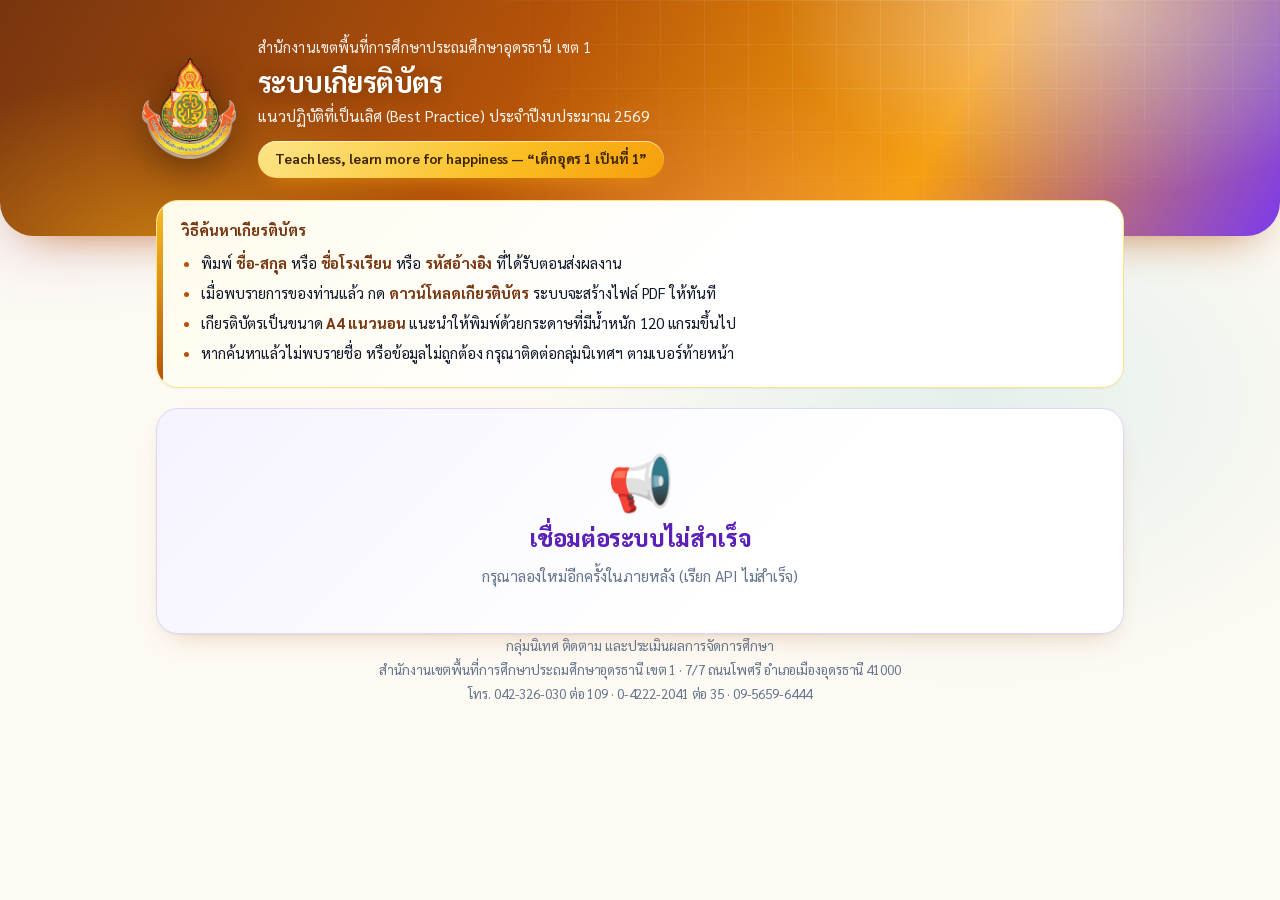
<file: cert/index.html>
<!DOCTYPE html>
<html lang="th">
<head>
<meta charset="UTF-8">
<meta name="viewport" content="width=device-width, initial-scale=1.0">
<title>ระบบเกียรติบัตร (Best Practice) 2569 | สพป.อุดรธานี เขต 1</title>
<link rel="preconnect" href="https://fonts.googleapis.com">
<link rel="preconnect" href="https://fonts.gstatic.com" crossorigin>
<link href="https://fonts.googleapis.com/css2?family=Sarabun:wght@300;400;500;600;700;800&display=swap" rel="stylesheet">
<link rel="stylesheet" href="../style.css">
<style>
/* ================= โทนสีทอง — หน้าประกาศผลและเกียรติบัตร ================= */
:root{
  --brand:#b45309; --brand-2:#f59e0b; --brand-dk:#78350f; --brand-lt:#fffbeb;
  --c1:#b45309; --c1-d:#92400e; --c1-l:#fffbeb; --c1-b:#fde68a;
  --c2:#7c3aed; --c2-d:#6d28d9; --c2-l:#f5f3ff; --c2-b:#ddd6fe;
  --c3:#0891b2; --c3-d:#0e7490; --c3-l:#ecfeff; --c3-b:#a5f3fc;
  --accent:#f59e0b; --accent-dk:#b45309;
  --ok:#059669; --err:#e11d48;
  --bg:#fdfaf3;
  --sh-2:0 1px 2px rgba(15,23,42,.05), 0 12px 28px -14px rgba(180,83,9,.32);
  --sh-3:0 2px 6px rgba(15,23,42,.06), 0 26px 50px -24px rgba(180,83,9,.45);
  --ring:0 0 0 4px rgba(180,83,9,.18);
}
body{
  background:
    radial-gradient(760px 460px at 92% -6%, rgba(245,158,11,.20), transparent 62%),
    radial-gradient(680px 420px at 4% 8%, rgba(124,58,237,.13), transparent 60%),
    radial-gradient(700px 480px at 76% 44%, rgba(8,145,178,.10), transparent 62%),
    var(--bg);
  background-attachment:fixed;
}
::selection{background:rgba(245,158,11,.26)}
.topbar{
  background:linear-gradient(120deg,#78350f 0%,#b45309 40%,#f59e0b 72%,#7c3aed 100%);
  box-shadow:0 20px 48px -26px rgba(180,83,9,.85);
}
.notice{background:linear-gradient(135deg,#fffbeb,#fff 55%);border-color:#fde68a}
.notice::before{background:linear-gradient(180deg,#fbbf24,#b45309)}
.notice li::marker{color:var(--c1)}
.card:nth-of-type(1) > h2{background:linear-gradient(180deg,#fffbeb,#fff)}
.card:nth-of-type(1) > h2::before{background:linear-gradient(90deg,#fbbf24,#b45309)}
.card:nth-of-type(1) > h2 .n{background:linear-gradient(140deg,#fbbf24,#b45309);box-shadow:0 8px 16px -8px rgba(180,83,9,.9)}
.card:nth-of-type(2) > h2{background:linear-gradient(180deg,#f5f3ff,#fff)}
.card:nth-of-type(2) > h2::before{background:linear-gradient(90deg,#a78bfa,#7c3aed)}
.card:nth-of-type(2) > h2 .n{background:linear-gradient(140deg,#a78bfa,#7c3aed);box-shadow:0 8px 16px -8px rgba(124,58,237,.9)}
.btn-main{
  background:linear-gradient(135deg,#f59e0b 0%,#b45309 48%,#92400e 100%);
  box-shadow:0 14px 30px -14px rgba(180,83,9,1), inset 0 1px 0 rgba(255,255,255,.3);
}
.btn-main:hover:not(:disabled){box-shadow:0 20px 38px -16px rgba(180,83,9,1), inset 0 1px 0 rgba(255,255,255,.3)}
.btn-ghost:hover{border-color:#e7c98f}

/* ---------- ช่องค้นหา ---------- */
.searchbox{display:flex;gap:12px;flex-wrap:wrap}
.searchbox input{flex:1;min-width:260px;font-size:17px;padding:16px 18px}
.hintrow{margin-top:10px;font-size:13.8px;color:var(--muted)}

.picks{display:grid;grid-template-columns:repeat(auto-fit,minmax(250px,1fr));gap:14px}
.picks .fl label{display:block;font-size:13.5px;font-weight:700;color:var(--ink-2);margin-bottom:6px}
.picks select{width:100%;font-size:16px;padding:14px 40px 14px 16px}
.actline{margin-top:12px;font-size:14px;color:var(--muted)}
.actline b{color:var(--brand-dk)}
/* ---------- สรุปผล ---------- */
.sum{display:flex;gap:12px;flex-wrap:wrap;margin-top:2px}
.sum .s{
  flex:1;min-width:140px;background:#fff;border:1px solid var(--line);border-radius:16px;
  padding:14px 16px;box-shadow:var(--sh-1)
}
.sum .s .k{font-size:13.5px;color:var(--muted);font-weight:600}
.sum .s .v{font-size:26px;font-weight:800;letter-spacing:-.6px;color:var(--brand-dk);line-height:1.25}

/* ---------- การ์ดผลลัพธ์ ---------- */
#hits{display:grid;gap:14px;margin-top:4px}
.hit{
  border:1px solid var(--line);border-radius:20px;overflow:hidden;background:#fff;
  box-shadow:var(--sh-1);transition:transform .18s,box-shadow .18s
}
.hit:hover{transform:translateY(-2px);box-shadow:var(--sh-2)}
.hit .top{display:flex;gap:14px;align-items:flex-start;flex-wrap:wrap;padding:18px 20px 0}
.hit .who{flex:1;min-width:240px}
.hit .nm{font-size:19px;font-weight:800;letter-spacing:-.4px;color:var(--ink)}
.hit .sc{font-size:14.5px;color:var(--muted);margin-top:2px}
.hit .ti{margin:12px 20px 0;padding:12px 15px;background:var(--line-2);border-radius:13px;font-size:15px;line-height:1.6}
.hit .ti b{color:var(--brand-dk);font-weight:700}
.hit .meta{display:flex;gap:8px;flex-wrap:wrap;padding:12px 20px 0;font-size:13px;color:var(--muted)}
.hit .meta span{background:var(--line-2);padding:4px 11px;border-radius:99px;font-weight:600}
.hit .act{display:flex;gap:10px;flex-wrap:wrap;align-items:center;padding:16px 20px 18px;margin-top:14px;border-top:1px solid var(--line-2)}
.aw{
  display:inline-flex;align-items:center;gap:7px;padding:9px 18px;border-radius:99px;
  font-weight:800;font-size:15px;white-space:nowrap;border:2px solid
}
.aw.g{background:linear-gradient(135deg,#fffbeb,#fef3c7);color:#92400e;border-color:#fbbf24}
.aw.s{background:linear-gradient(135deg,#f8fafc,#f1f5f9);color:#475569;border-color:#cbd5e1}
.aw.b{background:linear-gradient(135deg,#fff7ed,#ffedd5);color:#9a3412;border-color:#fdba74}
.aw.h{background:linear-gradient(135deg,#f5f3ff,#ede9fe);color:#6d28d9;border-color:#c4b5fd}
.aw.j{background:linear-gradient(135deg,#ecfeff,#cffafe);color:#0e7490;border-color:#67e8f9}
.certno{font-family:ui-monospace,Menlo,monospace;font-size:13px;color:var(--muted);margin-left:auto}
.state{padding:40px 20px;text-align:center;color:var(--muted);font-size:15.5px}
.pend{
  background:linear-gradient(135deg,#f5f3ff,#fff 62%);border:1px solid #ddd6fe;border-radius:22px;
  padding:44px 26px;text-align:center;box-shadow:var(--sh-2)
}
.pend h3{margin:12px 0 6px;font-size:23px;font-weight:800;color:#5b21b6;letter-spacing:-.4px}
.pend p{margin:0 auto;max-width:560px;color:var(--muted);font-size:15.5px}
.cdu{background:#fff;border:1px solid #ddd6fe;border-radius:14px;padding:10px 6px;min-width:78px;box-shadow:var(--sh-1)}
.cdu .v{font-size:26px;font-weight:800;color:#5b21b6;line-height:1.2;letter-spacing:-.5px}
.cdu .k{font-size:12.5px;color:var(--muted);font-weight:600}
@media(max-width:640px){
  .hit .nm{font-size:17.5px}
  .certno{margin-left:0;width:100%}
}
</style>
</head>
<body>

<header class="topbar">
  <div class="wrap">
    <img class="crest" src="../logo.svg" alt="ตราสัญลักษณ์ สำนักงานเขตพื้นที่การศึกษาประถมศึกษาอุดรธานี เขต 1">
    <div>
      <p class="org">สำนักงานเขตพื้นที่การศึกษาประถมศึกษาอุดรธานี เขต 1</p>
      <h1>ระบบเกียรติบัตร</h1>
      <p class="yr">แนวปฏิบัติที่เป็นเลิศ (Best Practice) ประจำปีงบประมาณ 2569</p>
      <span class="slogan">Teach less, learn more for happiness — “เด็กอุดร 1 เป็นที่ 1”</span>
    </div>
  </div>
</header>

<div class="page">

  <div class="notice">
    <b>วิธีค้นหาเกียรติบัตร</b>
    <ul>
      <li>พิมพ์ <b>ชื่อ-สกุล</b> หรือ <b>ชื่อโรงเรียน</b> หรือ <b>รหัสอ้างอิง</b> ที่ได้รับตอนส่งผลงาน</li>
      <li>เมื่อพบรายการของท่านแล้ว กด <b>ดาวน์โหลดเกียรติบัตร</b> ระบบจะสร้างไฟล์ PDF ให้ทันที</li>
      <li>เกียรติบัตรเป็นขนาด <b>A4 แนวนอน</b> แนะนำให้พิมพ์ด้วยกระดาษที่มีน้ำหนัก 120 แกรมขึ้นไป</li>
      <li>หากค้นหาแล้วไม่พบรายชื่อ หรือข้อมูลไม่ถูกต้อง กรุณาติดต่อกลุ่มนิเทศฯ ตามเบอร์ท้ายหน้า</li>
    </ul>
  </div>

  <div id="pendBox" class="pend" style="display:none">
    <div style="font-size:54px;line-height:1" id="pendIco">📢</div>
    <h3 id="pendH">ยังไม่ประกาศผลการประเมิน</h3>
    <p id="pendP">ขณะนี้อยู่ระหว่างการพิจารณาของคณะกรรมการ เมื่อประกาศผลแล้วท่านจะสามารถค้นหาและดาวน์โหลดเกียรติบัตรได้จากหน้านี้</p>
    <div id="openWrap" style="display:none;margin-top:22px">
      <div style="font-size:14.5px;color:var(--muted);font-weight:600">เปิดให้ดาวน์โหลดเกียรติบัตร</div>
      <div id="openDate" style="font-size:24px;font-weight:800;color:var(--brand-dk);letter-spacing:-.5px;margin-top:4px"></div>
      <div id="cd" style="display:flex;gap:10px;justify-content:center;flex-wrap:wrap;margin-top:16px"></div>
    </div>
  </div>

  <div id="mainBox" style="display:none">

    <section class="card">
      <h2><span class="n">1</span> ค้นหารายชื่อ</h2>
      <div class="body">
        <div class="picks">
          <div class="fl">
            <label for="act">กิจกรรม</label>
            <select id="act"></select>
          </div>
          <div class="fl">
            <label for="ptype">ประเภทผลงาน</label>
            <select id="ptype"><option value="">ทุกประเภท</option></select>
          </div>
        </div>
        <div class="searchbox" style="margin-top:14px">
          <input type="text" id="q" placeholder="🔍 พิมพ์ชื่อ-สกุล / โรงเรียน / รหัสอ้างอิง">
          <button type="button" class="btn btn-main" id="go">ค้นหา</button>
        </div>
        <div class="hintrow" id="hint">เลือกประเภทผลงานเพื่อดูรายชื่อทั้งหมด หรือพิมพ์คำค้นอย่างน้อย 2 ตัวอักษร แล้วกด Enter</div>
        <div class="sum" id="sum" style="margin-top:16px"></div>
      </div>
    </section>

    <section class="card">
      <h2><span class="n">2</span> ผลการค้นหา</h2>
      <div class="body">
        <div id="hits"></div>
        <div class="state" id="state">กรอกคำค้นด้านบนเพื่อเริ่มค้นหา</div>
      </div>
    </section>

  </div>

  <div class="foot">
    กลุ่มนิเทศ ติดตาม และประเมินผลการจัดการศึกษา<br>
    สำนักงานเขตพื้นที่การศึกษาประถมศึกษาอุดรธานี เขต 1 · 7/7 ถนนโพศรี อำเภอเมืองอุดรธานี 41000<br>
    โทร. 042-326-030 ต่อ 109 · 0-4222-2041 ต่อ 35 · 09-5659-6444
  </div>
</div>

<canvas id="cv" style="display:none"></canvas>

<script>
const API_URL = "https://script.google.com/macros/s/AKfycbzVC7Kdik8erhvEDzU5UGtnWxTzQjkgfkbHiXQyAfsiM5kXI-7I6TlGqL2er1yyeOjL/exec";

/* ============================================================
 *  ตำแหน่งข้อความบนเกียรติบัตร (สัดส่วน 0–1 ของขนาดภาพ)
 * ============================================================ */
/* แต่ละบรรทัด: t = ข้อความ ใส่ตัวแปรในวงเล็บปีกกา เช่น "{name}" หรือ "{award}  {ptype}"
 * x,y = ตำแหน่ง (0–1) · s = ขนาดตัวอักษรเทียบความสูงภาพ · w = ความหนา
 * c = สี · a = การจัดวาง (left/center/right) · mx = ความกว้างสูงสุด · ln = จำนวนบรรทัด
 * ตัวแปรที่ใช้ได้: {certNo} {refCode} {ptype} {title} {name} {position} {school} {schoolGroup} {award} {score} */
const LAYOUT_DEFAULT = { fields: [
  { t:'{name}',                x:.500, y:.470, s:.062, w:800, c:'#1a1a1a', a:'center', mx:.72 },
  { t:'โรงเรียน{school}',       x:.500, y:.560, s:.034, w:600, c:'#333333', a:'center', mx:.76 },
  { t:'ผลงาน “{title}”',        x:.500, y:.632, s:.028, w:400, c:'#444444', a:'center', mx:.78, ln:2 },
  { t:'ได้รับรางวัลระดับ {award}', x:.500, y:.712, s:.036, w:700, c:'#8a6d1f', a:'center', mx:.70 },
  { t:'เลขที่ {certNo}',         x:.500, y:.828, s:.020, w:400, c:'#666666', a:'center', mx:.50 }
]};

/* ---------- helper ---------- */
const esc = s => String(s==null?'':s).replace(/[&<>"']/g, c => ({'&':'&amp;','<':'&lt;','>':'&gt;','"':'&quot;',"'":'&#39;'}[c]));
/* แทนค่าตัวแปร — ถ้าตัวแปรทุกตัวว่าง จะไม่วาดบรรทัดนั้น
   และถ้าค่าขึ้นต้นด้วยคำนำหน้าอยู่แล้ว (เช่น "โรงเรียนบ้านนาดี") จะไม่ใส่ซ้ำ */
function fill(tpl, row){
  let any = false, dup = false;
  const s = String(tpl).replace(/\{(\w+)\}/g, (m, k) => {
    let v = String(row[k]==null ? '' : row[k]).trim();
    if(v) any = true;
    return v;
  });
  if(!any) return '';
  // กันคำซ้ำ เช่น "โรงเรียนโรงเรียนบ้านนาดี"
  return s.replace(/(โรงเรียน|ผลงาน\s|เลขที่\s)\1/g, '$1').replace(/ {3,}/g,'  ').trim();
}
function normLayout(raw){
  try{
    const o = typeof raw === 'string' ? JSON.parse(raw) : raw;
    const f = o && (o.fields || o);
    if(Array.isArray(f) && f.length) return { fields:f };
  }catch(e){}
  return LAYOUT_DEFAULT;
}
function awardClass(a){
  const s=String(a||'');
  if(/ทอง(?!แดง)|gold/i.test(s)) return 'g';
  if(/เงิน|silver/i.test(s))     return 's';
  if(/ทองแดง|bronze/i.test(s))   return 'b';
  if(/ชมเชย/i.test(s))           return 'h';
  return 'j';
}
function awardIcon(a){ const c=awardClass(a); return c==='g'?'🥇':c==='s'?'🥈':c==='b'?'🥉':c==='h'?'🎖️':'🎗️'; }
function jsonp(params){
  return new Promise((ok,no)=>{
    const cb='__c'+Math.floor(Math.random()*1e9)+'_'+Date.now();
    const s=document.createElement('script');
    const t=setTimeout(()=>{cleanup();no(new Error('หมดเวลาเชื่อมต่อ'))},45000);
    function cleanup(){clearTimeout(t);try{delete window[cb]}catch(e){}s.remove()}
    window[cb]=d=>{cleanup();ok(d)};
    s.onerror=()=>{cleanup();no(new Error('เรียก API ไม่สำเร็จ'))};
    const q=Object.entries(params).map(([k,v])=>encodeURIComponent(k)+'='+encodeURIComponent(v)).join('&');
    s.src=API_URL+'?'+q+'&callback='+cb+'&t='+Date.now();
    document.body.appendChild(s);
  });
}

/* ---------- หน้าจอ "ยังไม่เปิด" + นับถอยหลัง ---------- */
const TH_MONTH=['มกราคม','กุมภาพันธ์','มีนาคม','เมษายน','พฤษภาคม','มิถุนายน','กรกฎาคม','สิงหาคม','กันยายน','ตุลาคม','พฤศจิกายน','ธันวาคม'];
const TH_DAY=['อาทิตย์','จันทร์','อังคาร','พุธ','พฤหัสบดี','ศุกร์','เสาร์'];
let cdTimer = null;
function showPending(openAt, actName){
  document.getElementById('mainBox').style.display='none';
  document.getElementById('pendBox').style.display='block';
  const t = openAt ? new Date(openAt) : null;
  if(!t || isNaN(t.getTime())) return;
  document.getElementById('pendIco').textContent='📅';
  document.getElementById('pendH').textContent='ยังไม่ถึงวันเปิดดาวน์โหลดเกียรติบัตร';
  document.getElementById('pendP').textContent =
    (actName ? actName + ' — ' : '') + 'ท่านจะสามารถค้นหารายชื่อและดาวน์โหลดเกียรติบัตรได้จากหน้านี้ เมื่อถึงกำหนดวันเปิดระบบ';
  document.getElementById('openWrap').style.display='block';
  document.getElementById('openDate').textContent =
    'วัน'+TH_DAY[t.getDay()]+'ที่ '+t.getDate()+' '+TH_MONTH[t.getMonth()]+' '+(t.getFullYear()+543)
    +' เวลา '+('0'+t.getHours()).slice(-2)+'.'+('0'+t.getMinutes()).slice(-2)+' น.';
  const box=document.getElementById('cd');
  clearTimeout(cdTimer);
  (function tick(){
    let ms=t.getTime()-Date.now();
    if(ms<=0){ box.innerHTML='<div style="font-weight:700;color:#5b21b6">ถึงกำหนดแล้ว — กรุณารีเฟรชหน้านี้</div>'; return; }
    const d=Math.floor(ms/86400000); ms-=d*86400000;
    const h=Math.floor(ms/3600000);  ms-=h*3600000;
    const m=Math.floor(ms/60000);    ms-=m*60000;
    box.innerHTML=[[d,'วัน'],[h,'ชั่วโมง'],[m,'นาที'],[Math.floor(ms/1000),'วินาที']]
      .map(u=>'<div class="cdu"><div class="v">'+u[0]+'</div><div class="k">'+u[1]+'</div></div>').join('');
    cdTimer=setTimeout(tick,1000);
  })();
}

/* ---------- โหลดรายการกิจกรรม ---------- */
let ROWS=[], ACT='', ACTS={}, LAY=LAYOUT_DEFAULT;
async function boot(){
  try{
    const r = await jsonp({action:'certStatus'});
    const live = (r && r.acts) || [], up = (r && r.upcoming) || [];
    if(!live.length){
      if(up.length){
        up.sort((a,b)=> new Date(a.openAt) - new Date(b.openAt));
        showPending(up[0].openAt, up[0].name);
      } else {
        document.getElementById('pendBox').style.display='block';
      }
      return;
    }
    document.getElementById('pendBox').style.display='none';
    document.getElementById('mainBox').style.display='block';
    live.forEach(a => { ACTS[a.code] = a; });
    const sel=document.getElementById('act');
    sel.innerHTML = live.map(a =>
      '<option value="'+esc(a.code)+'">'+esc(a.name)+(a.year?' · '+esc(a.year):'')+' ('+a.n+')</option>').join('');
    ACT = live[0].code;
    await loadAct();
  }catch(e){
    document.getElementById('pendBox').style.display='block';
    document.getElementById('pendH').textContent='เชื่อมต่อระบบไม่สำเร็จ';
    document.getElementById('pendP').textContent='กรุณาลองใหม่อีกครั้งในภายหลัง ('+e.message+')';
  }
}

async function loadAct(){
  ACT = document.getElementById('act').value || ACT;
  TPL = null;
  LAY = normLayout(ACTS[ACT] && ACTS[ACT].layout);
  document.getElementById('hits').innerHTML='';
  const st=document.getElementById('state'); st.style.display='block';
  st.textContent='เลือกประเภทผลงาน หรือพิมพ์คำค้นด้านบนเพื่อเริ่มค้นหา';
  const sum=document.getElementById('sum'); sum.innerHTML='';
  const tp=document.getElementById('ptype'); tp.innerHTML='<option value="">ทุกประเภท</option>';
  try{
    const r = await jsonp({action:'certSummary', act:ACT});
    if(!r || !r.ok || !r.live) return;
    sum.innerHTML = '<div class="s"><div class="k">ผลงานทั้งหมด</div><div class="v">'+(r.total||0)+'</div></div>'
      + (r.byAward||[]).map(a=>'<div class="s"><div class="k">'+awardIcon(a.award)+' '+esc(a.award)+'</div><div class="v">'+a.n+'</div></div>').join('');
    (r.byType||[]).forEach(t=>{
      const o=document.createElement('option'); o.value=t.ptype;
      o.textContent=t.ptype+' ('+t.n+')'; tp.appendChild(o);
    });
  }catch(e){}
}

/* ---------- ค้นหา ---------- */
async function doSearch(){
  const q=document.getElementById('q').value.trim();
  const ptype=document.getElementById('ptype').value;
  const st=document.getElementById('state'), hits=document.getElementById('hits');
  hits.innerHTML=''; ROWS=[];
  if(q.length<2 && !ptype){
    st.style.display='block';
    st.textContent='กรุณาเลือกประเภทผลงาน หรือพิมพ์คำค้นอย่างน้อย 2 ตัวอักษร';
    return;
  }
  st.style.display='block'; st.textContent='กำลังค้นหา…';
  try{
    const r = await jsonp({action:'certSearch', act:ACT, q:q, ptype:ptype});
    if(!r || !r.ok){ st.textContent=(r&&r.message)||'ค้นหาไม่สำเร็จ'; return; }
    ROWS = r.rows||[];
    if(!ROWS.length){
      st.textContent='ไม่พบรายชื่อที่ตรงกับเงื่อนไข — ลองพิมพ์เฉพาะชื่อ หรือเปลี่ยนประเภทผลงานดูอีกครั้ง';
      return;
    }
    st.style.display='none';
    hits.innerHTML = ROWS.map((r2,i)=>
      '<div class="hit">'
      + '<div class="top"><div class="who">'
      +   '<div class="nm">'+esc(r2.name)+'</div>'
      +   '<div class="sc">'+esc(r2.position)+(r2.position&&r2.school?' · ':'')+esc(r2.school)+'</div>'
      + '</div>'
      + '<div class="aw '+awardClass(r2.award)+'">'+awardIcon(r2.award)+' '+esc(r2.award)+'</div></div>'
      + (r2.title ? '<div class="ti"><b>ผลงาน:</b> '+esc(r2.title)+'</div>' : '')
      + '<div class="meta">'
      +   (r2.ptype ? '<span>'+esc(r2.ptype)+'</span>' : '')
      +   (r2.schoolGroup ? '<span>'+esc(r2.schoolGroup)+'</span>' : '')
      +   (r2.refCode ? '<span>รหัส '+esc(r2.refCode)+'</span>' : '')
      + '</div>'
      + '<div class="act">'
      +   '<button type="button" class="btn btn-main btn-sm" data-i="'+i+'">⬇ ดาวน์โหลด PDF</button>'
      +   '<button type="button" class="btn btn-ghost btn-sm" data-p="'+i+'">🖨 พิมพ์เลย</button>'
      +   '<span class="certno">เลขที่ '+esc(r2.certNo)+'</span>'
      + '</div></div>').join('');
    hits.querySelectorAll('button[data-i]').forEach(b=>{
      b.addEventListener('click', ()=>makeCert(ROWS[+b.dataset.i], b, 'download'));
    });
    hits.querySelectorAll('button[data-p]').forEach(b=>{
      b.addEventListener('click', ()=>makeCert(ROWS[+b.dataset.p], b, 'print'));
    });
    if(r.more){
      st.style.display='block';
      st.textContent='แสดง '+ROWS.length+' รายการแรก (ยังมีอีก '+r.more+' รายการ) — พิมพ์คำค้นให้เจาะจงขึ้นเพื่อผลที่แม่นยำ';
    }
  }catch(e){ st.textContent='เชื่อมต่อไม่สำเร็จ: '+e.message; }
}

/* ---------- สร้างเกียรติบัตร ---------- */
let TPL=null;
async function loadTemplate(){
  if(TPL) return TPL;
  const r = await jsonp({action:'certTemplate', act:ACT});
  if(!r || !r.ok) throw new Error((r&&r.message)||'กิจกรรมนี้ยังไม่ได้ตั้งค่าพื้นหลังเกียรติบัตร');
  const img=new Image();
  await new Promise((ok,no)=>{
    img.onload=ok; img.onerror=()=>no(new Error('เปิดไฟล์พื้นหลังไม่สำเร็จ'));
    img.src='data:'+(r.mime||'image/png')+';base64,'+r.data;
  });
  TPL={img:img,w:img.naturalWidth,h:img.naturalHeight};
  return TPL;
}
/* วาดข้อความ 1 บรรทัด (หรือหลายบรรทัดถ้ากำหนด ln) ตามค่าใน layout */
function drawField(ctx,text,f,W,H){
  if(!text) return;
  const maxW=(f.mx||.8)*W, maxLines=f.ln||1;
  let size=(f.s||.04)*H, lines=[];
  ctx.textAlign=f.a||'center'; ctx.textBaseline='alphabetic'; ctx.fillStyle=f.c||'#000';
  for(let a=0;a<60;a++){
    ctx.font=(f.w||400)+' '+Math.round(size)+'px Sarabun, sans-serif';
    lines=[]; let cur='';
    for(const wd of String(text).split(/(\s+)/)){
      const t=cur+wd;
      if(ctx.measureText(t).width>maxW && cur.trim()){ lines.push(cur.trim()); cur=wd.trim()?wd:''; }
      else cur=t;
    }
    if(cur.trim()) lines.push(cur.trim());
    if(lines.length<=maxLines || size<10) break;
    size*=0.95;
  }
  if(lines.length>maxLines){ lines=lines.slice(0,maxLines); lines[maxLines-1]+='…'; }
  const lh=size*1.30, y0=(f.y||.5)*H-(lines.length-1)*lh/2;
  lines.forEach((ln,i)=>ctx.fillText(ln,(f.x==null?.5:f.x)*W,y0+i*lh));
}
function drawCert(ctx,row,lay,W,H){
  (lay.fields||[]).forEach(f => drawField(ctx, fill(f.t, row), f, W, H));
}

/* PDF: ประกอบไฟล์เอง ฝัง JPEG ตรง ๆ — ไม่ต้องพึ่งไลบรารีจากภายนอก */
function jpegToPdf(jpegBytes, wPx, hPx){
  const land = wPx >= hPx;
  const PW = land ? 841.89 : 595.28, PH = land ? 595.28 : 841.89;   // A4 (points)
  const enc = new TextEncoder();
  const parts = [], offs = [];
  let len = 0;
  const push = u8 => { parts.push(u8); len += u8.length; };
  const txt  = s => push(enc.encode(s));

  txt('%PDF-1.4\n');
  const obj = (n, body) => { offs[n] = len; txt(n+' 0 obj\n'+body+'\nendobj\n'); };
  obj(1, '<< /Type /Catalog /Pages 2 0 R >>');
  obj(2, '<< /Type /Pages /Kids [3 0 R] /Count 1 >>');
  obj(3, '<< /Type /Page /Parent 2 0 R /MediaBox [0 0 '+PW.toFixed(2)+' '+PH.toFixed(2)+']'
       + ' /Resources << /XObject << /Im0 5 0 R >> >> /Contents 4 0 R >>');
  const content = 'q\n'+PW.toFixed(2)+' 0 0 '+PH.toFixed(2)+' 0 0 cm\n/Im0 Do\nQ\n';
  obj(4, '<< /Length '+enc.encode(content).length+' >>\nstream\n'+content+'endstream');

  offs[5] = len;
  txt('5 0 obj\n<< /Type /XObject /Subtype /Image /Width '+wPx+' /Height '+hPx
    + ' /ColorSpace /DeviceRGB /BitsPerComponent 8 /Filter /DCTDecode /Length '+jpegBytes.length+' >>\nstream\n');
  push(jpegBytes);
  txt('\nendstream\nendobj\n');

  const xref = len;
  let x = 'xref\n0 6\n0000000000 65535 f \n';
  for(let i=1;i<=5;i++) x += ('0000000000'+offs[i]).slice(-10)+' 00000 n \n';
  txt(x + 'trailer\n<< /Size 6 /Root 1 0 R >>\nstartxref\n'+xref+'\n%%EOF\n');

  const out = new Uint8Array(len); let p = 0;
  parts.forEach(u => { out.set(u, p); p += u.length; });
  return new Blob([out], { type:'application/pdf' });
}

/* สั่งพิมพ์ทันที — วางภาพเกียรติบัตรเต็มหน้ากระดาษ A4 */
function printImage(dataUrl, land){
  const old = document.getElementById('prtFrame');
  if(old) old.remove();
  const fr = document.createElement('iframe');
  fr.id='prtFrame';
  fr.style.cssText='position:fixed;right:0;bottom:0;width:0;height:0;border:0;visibility:hidden';
  document.body.appendChild(fr);
  const d = fr.contentWindow.document;
  d.open();
  d.write('<!doctype html><meta charset="utf-8"><style>'
    + '@page{size:A4 '+(land?'landscape':'portrait')+';margin:0}'
    + 'html,body{margin:0;padding:0;height:100%}'
    + 'img{display:block;width:100%;height:100%;object-fit:contain}'
    + '</style><img src="'+dataUrl+'">');
  d.close();
  const img = d.querySelector('img');
  const go = ()=>{ try{ fr.contentWindow.focus(); fr.contentWindow.print(); }catch(e){ alert('สั่งพิมพ์ไม่สำเร็จ: '+e.message); } };
  if(img.complete) setTimeout(go, 250); else img.onload = ()=>setTimeout(go, 250);
}

async function makeCert(row, btn, mode){
  const old = btn.textContent;
  btn.disabled = true; btn.innerHTML = '<i class="spin"></i>กำลังสร้าง…';
  try{
    if(document.fonts){
      await Promise.all(['400','600','700','800'].map(w=>document.fonts.load(w+' 100px Sarabun')));
      await document.fonts.ready;
    }
    const t = await loadTemplate();
    const cv = document.getElementById('cv');
    cv.width = t.w; cv.height = t.h;
    const ctx = cv.getContext('2d');
    ctx.drawImage(t.img, 0, 0, t.w, t.h);

    drawCert(ctx, row, LAY, t.w, t.h);

    if(mode === 'print'){
      printImage(cv.toDataURL('image/jpeg', 0.94), t.w >= t.h);
    } else {
      const blob = await new Promise(ok => cv.toBlob(ok, 'image/jpeg', 0.94));
      const bytes = new Uint8Array(await blob.arrayBuffer());
      const pdf = jpegToPdf(bytes, t.w, t.h);
      const url = URL.createObjectURL(pdf);
      const a = document.createElement('a');
      a.href = url;
      a.download = 'เกียรติบัตร-' + (row.certNo||'').replace(/[\\/]/g,'-') + '-' + String(row.name||'').replace(/\s+/g,'') + '.pdf';
      document.body.appendChild(a); a.click(); a.remove();
      setTimeout(()=>URL.revokeObjectURL(url), 4000);
    }
  }catch(e){
    alert('สร้างเกียรติบัตรไม่สำเร็จ: ' + e.message);
  }
  btn.disabled = false; btn.textContent = old;
}

document.getElementById('go').addEventListener('click', doSearch);
document.getElementById('q').addEventListener('keydown', e=>{ if(e.key==='Enter') doSearch(); });
document.getElementById('act').addEventListener('change', loadAct);
document.getElementById('ptype').addEventListener('change', doSearch);
boot();
</script>
</body>
</html>
</file>
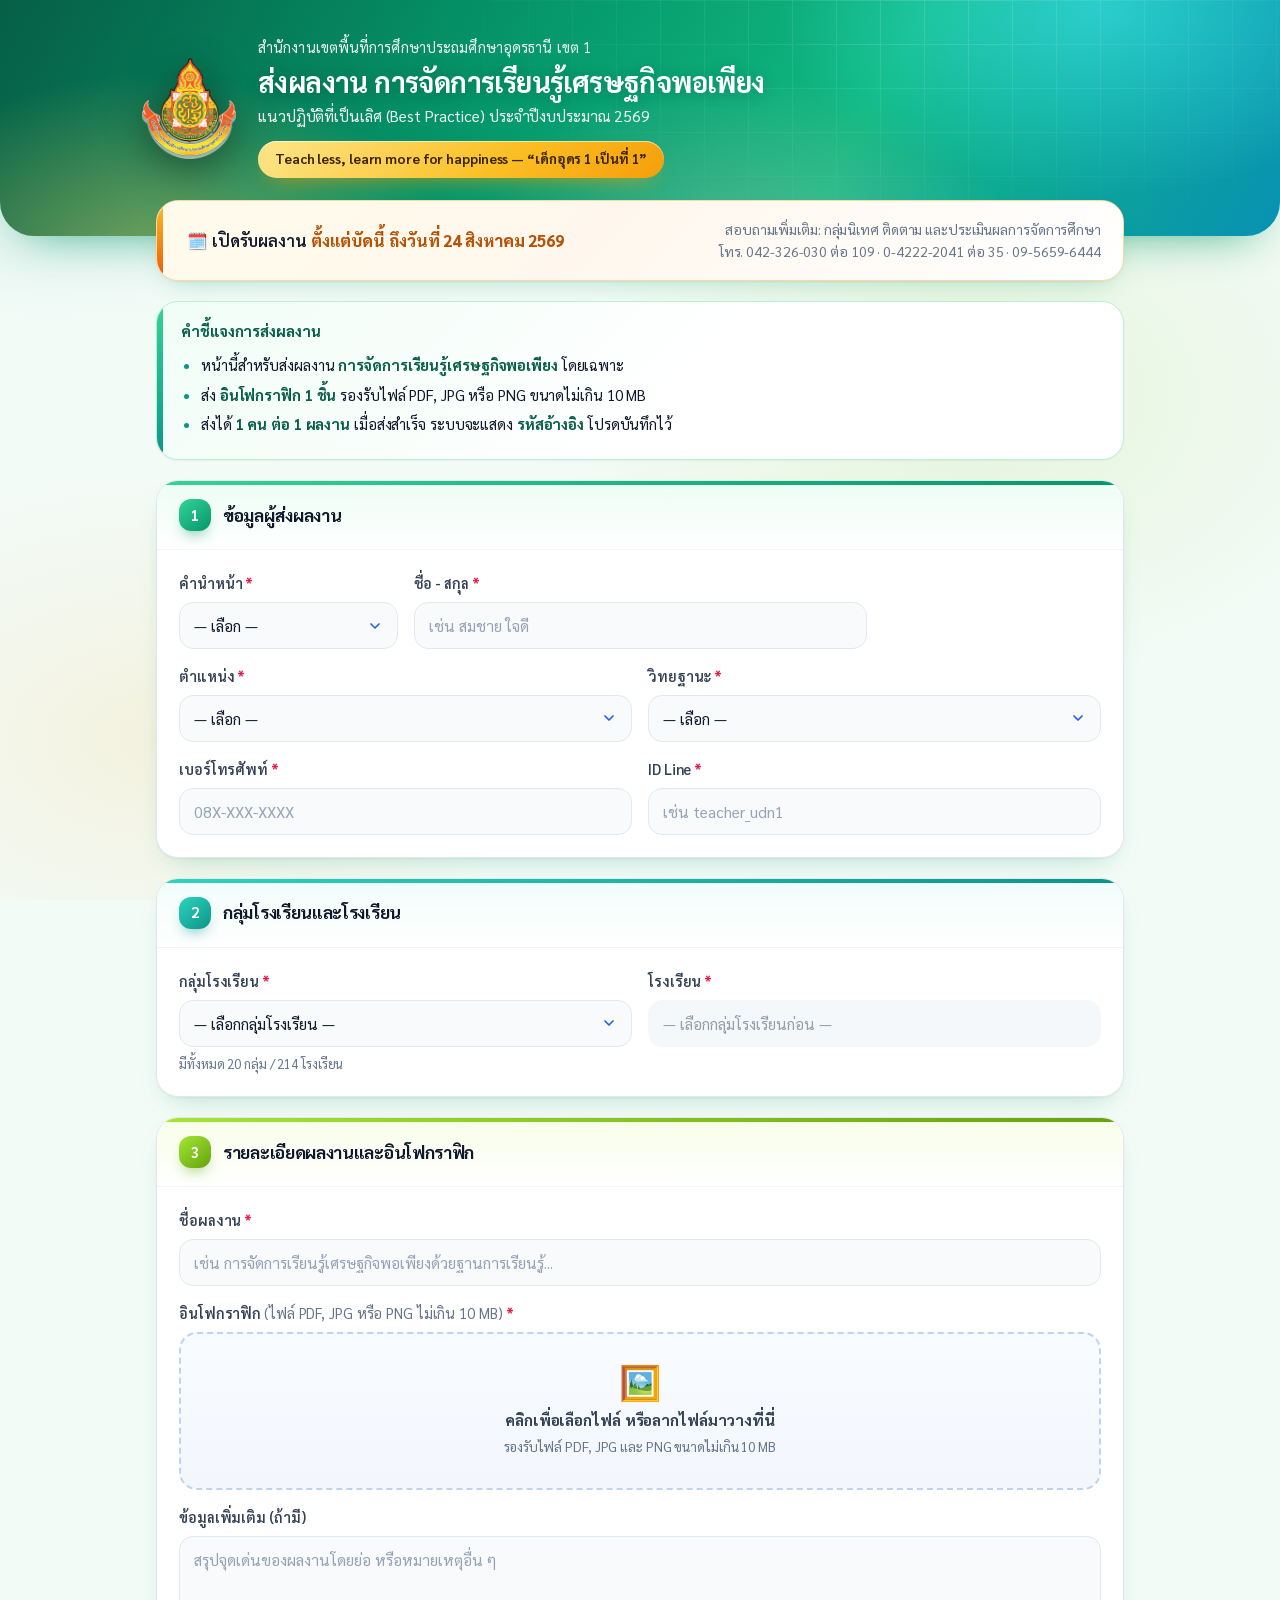
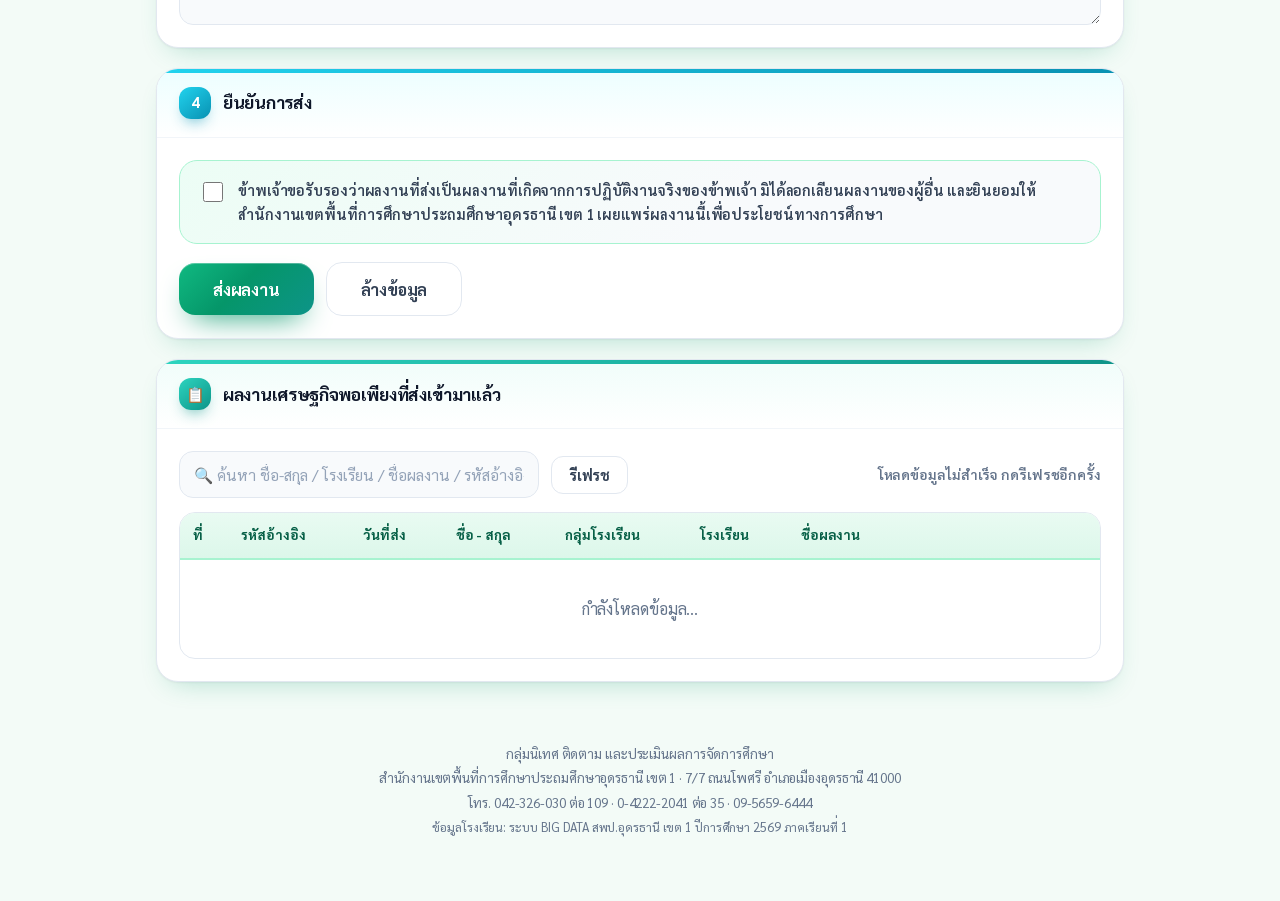
<file: sep/index.html>
<!DOCTYPE html>
<html lang="th">
<head>
<meta charset="UTF-8">
<meta name="viewport" content="width=device-width, initial-scale=1.0">
<title>ส่งผลงานเศรษฐกิจพอเพียง (Best Practice) 2569 | สพป.อุดรธานี เขต 1</title>
<link rel="preconnect" href="https://fonts.googleapis.com">
<link rel="preconnect" href="https://fonts.gstatic.com" crossorigin>
<link href="https://fonts.googleapis.com/css2?family=Sarabun:wght@300;400;500;600;700&display=swap" rel="stylesheet">
<link rel="stylesheet" href="../style.css">
<style>
/* ================= โทนสีเขียวมรกต — เฉพาะหน้าเศรษฐกิจพอเพียง ================= */
:root{
  --brand:#059669; --brand-2:#10b981; --brand-dk:#065f46; --brand-lt:#ecfdf5;
  --c1:#059669; --c1-d:#047857; --c1-l:#ecfdf5; --c1-b:#a7f3d0;
  --c2:#0d9488; --c2-d:#0f766e; --c2-l:#f0fdfa; --c2-b:#99f6e4;
  --c3:#65a30d; --c3-d:#4d7c0f; --c3-l:#f7fee7; --c3-b:#d9f99d;
  --c4:#0d9488; --c5:#16a34a; --c6:#0891b2;
  --accent:#f59e0b; --accent-dk:#b45309;
  --ok:#059669; --err:#e11d48;
  --bg:#f3fbf7;
  --sh-2:0 1px 2px rgba(15,23,42,.05), 0 12px 28px -14px rgba(5,150,105,.32);
  --sh-3:0 2px 6px rgba(15,23,42,.06), 0 26px 50px -24px rgba(5,150,105,.45);
  --ring:0 0 0 4px rgba(5,150,105,.18);
}
body{
  background:
    radial-gradient(760px 460px at 92% -6%, rgba(16,185,129,.20), transparent 62%),
    radial-gradient(680px 420px at 4% 8%, rgba(13,148,136,.18), transparent 60%),
    radial-gradient(700px 480px at 76% 44%, rgba(132,204,22,.13), transparent 62%),
    radial-gradient(620px 420px at 12% 82%, rgba(245,158,11,.10), transparent 62%),
    var(--bg);
  background-attachment:fixed;
}
::selection{background:rgba(16,185,129,.24)}
.topbar{
  background:linear-gradient(120deg,#065f46 0%,#059669 38%,#10b981 66%,#0891b2 100%);
  box-shadow:0 20px 48px -26px rgba(5,150,105,.85);
}
.badge{background:linear-gradient(135deg,#fbbf24,#f59e0b);color:#3f2d00}
.notice{background:linear-gradient(135deg,#f0fdf6,#fff 55%);border-color:#bbf0d5}
.notice::before{background:linear-gradient(180deg,#34d399,#0d9488)}
.notice li::marker{color:var(--c2)}
.card:nth-of-type(1) > h2{background:linear-gradient(180deg,#ecfdf5,#fff)}
.card:nth-of-type(1) > h2::before{background:linear-gradient(90deg,#34d399,#059669)}
.card:nth-of-type(1) > h2 .n{background:linear-gradient(140deg,#34d399,#059669);box-shadow:0 8px 16px -8px rgba(5,150,105,.9)}
.card:nth-of-type(2) > h2{background:linear-gradient(180deg,#f0fdfa,#fff)}
.card:nth-of-type(2) > h2::before{background:linear-gradient(90deg,#2dd4bf,#0d9488)}
.card:nth-of-type(2) > h2 .n{background:linear-gradient(140deg,#2dd4bf,#0d9488);box-shadow:0 8px 16px -8px rgba(13,148,136,.9)}
.card:nth-of-type(3) > h2{background:linear-gradient(180deg,#f7fee7,#fff)}
.card:nth-of-type(3) > h2::before{background:linear-gradient(90deg,#a3e635,#65a30d)}
.card:nth-of-type(3) > h2 .n{background:linear-gradient(140deg,#a3e635,#65a30d);box-shadow:0 8px 16px -8px rgba(101,163,13,.9)}
.card:nth-of-type(4) > h2{background:linear-gradient(180deg,#ecfeff,#fff)}
.card:nth-of-type(4) > h2::before{background:linear-gradient(90deg,#22d3ee,#0891b2)}
.card:nth-of-type(4) > h2 .n{background:linear-gradient(140deg,#22d3ee,#0891b2);box-shadow:0 8px 16px -8px rgba(8,145,178,.9)}
.drop:hover,.drop.over{border-color:var(--c1);background:linear-gradient(180deg,#ecfdf5,#d1fae5)}
.btn-main{
  background:linear-gradient(135deg,#10b981 0%,#059669 45%,#0d9488 100%);
  box-shadow:0 14px 30px -14px rgba(5,150,105,1), inset 0 1px 0 rgba(255,255,255,.3);
}
.btn-main:hover:not(:disabled){box-shadow:0 20px 38px -16px rgba(5,150,105,1), inset 0 1px 0 rgba(255,255,255,.3)}
.btn-ghost:hover{border-color:#a7d9c2}
.bar{background:#dcf3e8}
.bar i{background:linear-gradient(90deg,#a3e635,#10b981 50%,#0d9488);box-shadow:0 0 14px rgba(16,185,129,.75)}
.result h3{background:linear-gradient(135deg,#059669,#0891b2);-webkit-background-clip:text;background-clip:text;color:transparent}
.result .ref{background:linear-gradient(135deg,#ecfdf5,#f0fdfa)}
table.pl th{background:linear-gradient(180deg,#e9fbf2,#dcf7ea);color:var(--brand-dk);border-bottom-color:#a7f3d0}
table.pl tbody tr:nth-child(even){background:#f8fdfa}
table.pl tbody tr:hover{background:linear-gradient(90deg,#ecfdf5,#f0fdfa)}
.card:nth-of-type(5) > h2{background:linear-gradient(180deg,#ecfdf5,#fff)}
.card:nth-of-type(5) > h2::before{background:linear-gradient(90deg,#6ee7b7,#059669)}
.card:nth-of-type(5) > h2 .n{background:linear-gradient(140deg,#6ee7b7,#059669);box-shadow:0 8px 16px -8px rgba(5,150,105,.9)}
.card:nth-of-type(6) > h2{background:linear-gradient(180deg,#f0fdfa,#fff)}
.card:nth-of-type(6) > h2::before{background:linear-gradient(90deg,#5eead4,#0f766e)}
.card:nth-of-type(6) > h2 .n{background:linear-gradient(140deg,#5eead4,#0f766e);box-shadow:0 8px 16px -8px rgba(15,118,110,.9)}
.consent{background:linear-gradient(135deg,#ecfdf5,#f8fafc 60%);border-color:#a7f3d0}
.consent input{accent-color:var(--c1)}
</style>
</head>
<body>

<header class="topbar">
  <div class="wrap">
    <img class="crest" src="../logo.svg" alt="ตราสัญลักษณ์ สำนักงานเขตพื้นที่การศึกษาประถมศึกษาอุดรธานี เขต 1">
    <div>
      <p class="org">สำนักงานเขตพื้นที่การศึกษาประถมศึกษาอุดรธานี เขต 1</p>
      <h1>ส่งผลงาน การจัดการเรียนรู้เศรษฐกิจพอเพียง</h1>
      <p class="yr">แนวปฏิบัติที่เป็นเลิศ (Best Practice) ประจำปีงบประมาณ 2569</p>
      <span class="slogan">Teach less, learn more for happiness — “เด็กอุดร 1 เป็นที่ 1”</span>
    </div>
  </div>
</header>

<div class="page">

  <div class="deadline">
    <div class="dl">🗓️ เปิดรับผลงาน <b>ตั้งแต่บัดนี้ ถึงวันที่ 24 สิงหาคม 2569</b></div>
    <div class="ph">สอบถามเพิ่มเติม: กลุ่มนิเทศ ติดตาม และประเมินผลการจัดการศึกษา<br>
      โทร. 042-326-030 ต่อ 109 · 0-4222-2041 ต่อ 35 · 09-5659-6444</div>
  </div>

  <div class="notice">
    <b>คำชี้แจงการส่งผลงาน</b>
    <ul>
      <li>หน้านี้สำหรับส่งผลงาน <b>การจัดการเรียนรู้เศรษฐกิจพอเพียง</b> โดยเฉพาะ</li>
      <li>ส่ง <b>อินโฟกราฟิก 1 ชิ้น</b> รองรับไฟล์ PDF, JPG หรือ PNG ขนาดไม่เกิน 10 MB</li>
      <li>ส่งได้ <b>1 คน ต่อ 1 ผลงาน</b> เมื่อส่งสำเร็จ ระบบจะแสดง <b>รหัสอ้างอิง</b> โปรดบันทึกไว้</li>
    </ul>
  </div>

  <form id="frm" novalidate>

    <!-- 1 : ข้อมูลผู้ส่ง -->
    <section class="card">
      <h2><span class="n">1</span> ข้อมูลผู้ส่งผลงาน</h2>
      <div class="body">
        <div class="grid">
          <div class="f c3">
            <label class="req" for="prefix">คำนำหน้า</label>
            <select id="prefix" name="prefix">
              <option value="">— เลือก —</option>
              <option>นาย</option><option>นาง</option><option>นางสาว</option>
              <option>ว่าที่ ร.ต.</option><option>ว่าที่ ร.ต.หญิง</option>
              <option>ดร.</option><option>อื่น ๆ</option>
            </select>
            <div class="err-msg">กรุณาเลือกคำนำหน้า</div>
          </div>
          <div class="f c3" id="wrapPrefixOther" style="display:none">
            <label class="req" for="prefixOther">ระบุคำนำหน้า</label>
            <input type="text" id="prefixOther" placeholder="เช่น พระ, ผศ.">
            <div class="err-msg">กรุณาระบุคำนำหน้า</div>
          </div>
          <div class="f c6" id="wrapName">
            <label class="req" for="fullname">ชื่อ - สกุล</label>
            <input type="text" id="fullname" placeholder="เช่น สมชาย ใจดี">
            <div class="err-msg">กรุณากรอกชื่อ - สกุล</div>
          </div>

          <div class="f c6">
            <label class="req" for="position">ตำแหน่ง</label>
            <select id="position">
              <option value="">— เลือก —</option>
              <option>ครูผู้ช่วย</option><option>ครู</option><option>ครูอัตราจ้าง</option>
              <option>พนักงานราชการ</option>
              <option>รองผู้อำนวยการสถานศึกษา</option><option>ผู้อำนวยการสถานศึกษา</option>
              <option>อื่น ๆ</option>
            </select>
            <div class="err-msg">กรุณาเลือกตำแหน่ง</div>
          </div>
          <div class="f c6">
            <label class="req" for="academic">วิทยฐานะ</label>
            <select id="academic">
              <option value="">— เลือก —</option>
              <option>ไม่มีวิทยฐานะ</option><option>ชำนาญการ</option><option>ชำนาญการพิเศษ</option>
              <option>เชี่ยวชาญ</option><option>เชี่ยวชาญพิเศษ</option>
            </select>
            <div class="err-msg">กรุณาเลือกวิทยฐานะ</div>
          </div>

          <div class="f c6">
            <label class="req" for="phone">เบอร์โทรศัพท์</label>
            <input type="tel" id="phone" inputmode="numeric" maxlength="12" placeholder="08X-XXX-XXXX">
            <div class="err-msg">กรุณากรอกเบอร์โทรศัพท์ 9 - 10 หลัก</div>
          </div>
          <div class="f c6">
            <label class="req" for="line">ID Line</label>
            <input type="text" id="line" placeholder="เช่น teacher_udn1">
            <div class="err-msg">กรุณากรอก ID Line</div>
          </div>
        </div>
      </div>
    </section>

    <!-- 2 : สังกัด -->
    <section class="card">
      <h2><span class="n">2</span> กลุ่มโรงเรียนและโรงเรียน</h2>
      <div class="body">
        <div class="grid">
          <div class="f c6">
            <label class="req" for="schoolGroup">กลุ่มโรงเรียน</label>
            <select id="schoolGroup"><option value="">— กำลังโหลด —</option></select>
            <div class="hint" id="grpHint">มีทั้งหมด 20 กลุ่ม / 214 โรงเรียน</div>
            <div class="err-msg">กรุณาเลือกกลุ่มโรงเรียน</div>
          </div>
          <div class="f c6">
            <label class="req" for="school">โรงเรียน</label>
            <select id="school" disabled><option value="">— เลือกกลุ่มโรงเรียนก่อน —</option></select>
            <div class="hint" id="schHint">&nbsp;</div>
            <div class="err-msg">กรุณาเลือกโรงเรียน</div>
          </div>
        </div>
      </div>
    </section>

    <!-- 3 : ผลงาน -->
    <section class="card">
      <h2><span class="n">3</span> รายละเอียดผลงานและอินโฟกราฟิก</h2>
      <div class="body">
        <div class="grid">
          <div class="f c12">
            <label class="req" for="title">ชื่อผลงาน</label>
            <input type="text" id="title" placeholder="เช่น การจัดการเรียนรู้เศรษฐกิจพอเพียงด้วยฐานการเรียนรู้...">
            <div class="err-msg">กรุณากรอกชื่อผลงาน</div>
          </div>

          <div class="f c12">
            <label class="req" id="lblInfo">อินโฟกราฟิก <span style="font-weight:400;color:var(--muted)">(ไฟล์ PDF, JPG หรือ PNG ไม่เกิน 10 MB)</span></label>
            <div class="drop" id="dropInfo">
              <div class="ico">🖼️</div>
              <div class="t">คลิกเพื่อเลือกไฟล์ หรือลากไฟล์มาวางที่นี่</div>
              <div class="s">รองรับไฟล์ PDF, JPG และ PNG ขนาดไม่เกิน 10 MB</div>
            </div>
            <input type="file" id="fileInfo" accept="application/pdf,image/jpeg,image/png,.pdf,.jpg,.jpeg,.png" hidden>
            <div class="filebox" id="boxInfo">
              <img class="thumb" id="thumbInfo" alt="">
              <span class="fn" id="nameInfo"></span>
              <span class="fs" id="sizeInfo"></span>
              <button type="button" data-clear="Info">ลบไฟล์</button>
            </div>
            <div class="err-msg" id="errInfo">กรุณาแนบไฟล์อินโฟกราฟิก (PDF, JPG หรือ PNG ไม่เกิน 10 MB)</div>
          </div>

          <div class="f c12">
            <label for="note">ข้อมูลเพิ่มเติม (ถ้ามี)</label>
            <textarea id="note" rows="3" placeholder="สรุปจุดเด่นของผลงานโดยย่อ หรือหมายเหตุอื่น ๆ"></textarea>
          </div>
        </div>
      </div>
    </section>

    <!-- 4 : ยืนยัน -->
    <section class="card">
      <h2><span class="n">4</span> ยืนยันการส่ง</h2>
      <div class="body">
        <div class="f" id="wrapConsent">
          <label class="consent">
            <input type="checkbox" id="consent">
            <span>ข้าพเจ้าขอรับรองว่าผลงานที่ส่งเป็นผลงานที่เกิดจากการปฏิบัติงานจริงของข้าพเจ้า
              มิได้ลอกเลียนผลงานของผู้อื่น และยินยอมให้สำนักงานเขตพื้นที่การศึกษาประถมศึกษาอุดรธานี เขต 1
              เผยแพร่ผลงานนี้เพื่อประโยชน์ทางการศึกษา</span>
          </label>
          <div class="err-msg">กรุณาติ๊กยืนยันก่อนส่งผลงาน</div>
        </div>
        <div class="actions">
          <button type="submit" class="btn btn-main" id="btnSend">ส่งผลงาน</button>
          <button type="button" class="btn btn-ghost" id="btnReset">ล้างข้อมูล</button>
        </div>
        <div class="bar" id="bar"><i></i></div>
        <div class="alert e" id="alert"></div>
      </div>
    </section>
  </form>

  <!-- success -->
  <section class="card result" id="done">
    <div class="ico">✅</div>
    <h3>ส่งผลงานเรียบร้อยแล้ว</h3>
    <div class="ref" id="refCode">—</div>
    <p>ระบบได้บันทึกผลงานของท่านเรียบร้อยแล้ว กรุณาบันทึกรหัสอ้างอิงข้างต้นไว้เพื่อใช้ติดตามผล</p>
    <div class="actions" style="justify-content:center">
      <button type="button" class="btn btn-ghost" onclick="location.reload()">ส่งผลงานรายการใหม่</button>
    </div>
  </section>

  <!-- รายการผลงานที่ส่งเข้ามาแล้ว -->
  <section class="card" id="secList">
    <h2><span class="n">📋</span> ผลงานเศรษฐกิจพอเพียงที่ส่งเข้ามาแล้ว</h2>
    <div class="body">
      <div class="listbar">
        <input type="text" id="plq" placeholder="🔍 ค้นหา ชื่อ-สกุล / โรงเรียน / ชื่อผลงาน / รหัสอ้างอิง">
        <button type="button" class="btn btn-ghost btn-sm" id="plReload">รีเฟรช</button>
        <span class="cnt" id="plCount">กำลังโหลด…</span>
      </div>
      <div class="tw">
        <table class="pl">
          <thead><tr>
            <th>ที่</th><th>รหัสอ้างอิง</th><th>วันที่ส่ง</th>
            <th>ชื่อ - สกุล</th><th>กลุ่มโรงเรียน</th><th>โรงเรียน</th><th>ชื่อผลงาน</th>
          </tr></thead>
          <tbody id="plBody"></tbody>
        </table>
        <div class="plempty" id="plEmpty">กำลังโหลดข้อมูล…</div>
      </div>
    </div>
  </section>

</div>

<p class="foot">
  กลุ่มนิเทศ ติดตาม และประเมินผลการจัดการศึกษา<br>
  สำนักงานเขตพื้นที่การศึกษาประถมศึกษาอุดรธานี เขต 1 · 7/7 ถนนโพศรี อำเภอเมืองอุดรธานี 41000<br>
  โทร. 042-326-030 ต่อ 109 · 0-4222-2041 ต่อ 35 · 09-5659-6444<br>
  <span style="font-size:12.5px">ข้อมูลโรงเรียน: ระบบ BIG DATA สพป.อุดรธานี เขต 1 ปีการศึกษา 2569 ภาคเรียนที่ 1</span>
</p>

<script>
const API_URL = "https://script.google.com/macros/s/AKfycbzVC7Kdik8erhvEDzU5UGtnWxTzQjkgfkbHiXQyAfsiM5kXI-7I6TlGqL2er1yyeOjL/exec";

/* ---------- โรงเรียน ---------- */
var SCHOOLS = {};
const gSel = document.getElementById('schoolGroup');
const sSel = document.getElementById('school');
fetch('../schools.json').then(r=>r.json()).then(function(j){
  SCHOOLS = j;
  const keys = Object.keys(SCHOOLS);
  gSel.innerHTML = '<option value="">— เลือกกลุ่มโรงเรียน —</option>';
  keys.forEach(function(k){ gSel.appendChild(new Option(k,k)); });
  var n = 0; keys.forEach(function(k){ n += SCHOOLS[k].length; });
  document.getElementById('grpHint').textContent = 'มีทั้งหมด '+keys.length+' กลุ่ม / '+n+' โรงเรียน';
}).catch(function(){ gSel.innerHTML = '<option value="">— โหลดรายชื่อโรงเรียนไม่สำเร็จ —</option>'; });

gSel.addEventListener('change', function(){
  const g = gSel.value, list = SCHOOLS[g] || [];
  sSel.innerHTML = '<option value="">— เลือกโรงเรียน —</option>';
  list.forEach(function(x){ sSel.appendChild(new Option(x,x)); });
  sSel.disabled = !list.length;
  document.getElementById('schHint').textContent = list.length ? ('มี '+list.length+' โรงเรียนในกลุ่มนี้') : ' ';
  clearErr(sSel.closest('.f'));
});

/* ---------- คำนำหน้า อื่น ๆ ---------- */
const pSel = document.getElementById('prefix'),
      pOtherWrap = document.getElementById('wrapPrefixOther'),
      pOther = document.getElementById('prefixOther');
pSel.addEventListener('change', function(){
  const on = pSel.value === 'อื่น ๆ';
  pOtherWrap.style.display = on ? 'flex' : 'none';
  if (!on) pOther.value = '';
});

/* ---------- เบอร์โทร ---------- */
const phone = document.getElementById('phone');
phone.addEventListener('input', function(){
  let v = phone.value.replace(/\D/g,'').slice(0,10);
  if (v.length>6) v = v.slice(0,3)+'-'+v.slice(3,6)+'-'+v.slice(6);
  else if (v.length>3) v = v.slice(0,3)+'-'+v.slice(3);
  phone.value = v;
});

/* ---------- ไฟล์แนบ ---------- */
const MAXB = 10*1024*1024;
var pickedInfo = null;
const isPdf = f => f.type === 'application/pdf' || /\.pdf$/i.test(f.name);
const PDF_ICON = "data:image/svg+xml;charset=utf-8,%3Csvg xmlns='http://www.w3.org/2000/svg' viewBox='0 0 48 48'%3E%3Crect width='48' height='48' rx='10' fill='%23fee2e2'/%3E%3Cpath d='M16 10h11l7 7v21a3 3 0 0 1-3 3H16a3 3 0 0 1-3-3V13a3 3 0 0 1 3-3z' fill='%23fff' stroke='%23ef4444' stroke-width='2'/%3E%3Cpath d='M27 10v7h7' fill='none' stroke='%23ef4444' stroke-width='2'/%3E%3Ctext x='24' y='34' font-family='Arial,Helvetica,sans-serif' font-size='10' font-weight='bold' fill='%23dc2626' text-anchor='middle'%3EPDF%3C/text%3E%3C/svg%3E";
function fmt(b){ return b<1048576 ? (b/1024).toFixed(0)+' KB' : (b/1048576).toFixed(2)+' MB'; }

(function(){
  const drop=document.getElementById('dropInfo'), input=document.getElementById('fileInfo'),
        box=document.getElementById('boxInfo'), nm=document.getElementById('nameInfo'),
        sz=document.getElementById('sizeInfo'), er=document.getElementById('errInfo'),
        th=document.getElementById('thumbInfo');
  drop.addEventListener('click',()=>input.click());
  drop.addEventListener('dragover',e=>{e.preventDefault();drop.classList.add('over')});
  drop.addEventListener('dragleave',()=>drop.classList.remove('over'));
  drop.addEventListener('drop',e=>{e.preventDefault();drop.classList.remove('over');
    if(e.dataTransfer.files.length) take(e.dataTransfer.files[0]);});
  input.addEventListener('change',()=>{ if(input.files.length) take(input.files[0]); });
  function reset(){ pickedInfo=null; input.value=''; box.classList.remove('on'); drop.style.display='block'; }
  function take(f){
    const ok = /^(image\/(jpeg|png)|application\/pdf)$/.test(f.type) || /\.(jpe?g|png|pdf)$/i.test(f.name);
    if(!ok){ reset(); er.textContent='รองรับเฉพาะไฟล์ PDF, JPG หรือ PNG เท่านั้น'; drop.closest('.f').classList.add('bad'); return; }
    if(f.size>MAXB){ reset(); er.textContent='ไฟล์มีขนาด '+fmt(f.size)+' ซึ่งเกิน 10 MB กรุณาลดขนาดไฟล์'; drop.closest('.f').classList.add('bad'); return; }
    if(f.size===0){ reset(); er.textContent='ไฟล์ว่างเปล่า กรุณาตรวจสอบไฟล์อีกครั้ง'; drop.closest('.f').classList.add('bad'); return; }
    pickedInfo=f; nm.textContent=f.name; sz.textContent=fmt(f.size);
    th.src = isPdf(f) ? PDF_ICON : URL.createObjectURL(f);
    box.classList.add('on'); drop.style.display='none';
    clearErr(drop.closest('.f'));
  }
  document.querySelector('[data-clear="Info"]').addEventListener('click',reset);
  window.resetInfo = reset;
})();

/* ---------- ตรวจสอบ ---------- */
function clearErr(f){ if(f) f.classList.remove('bad'); }
document.querySelectorAll('input,select,textarea').forEach(function(el){
  el.addEventListener('input',()=>clearErr(el.closest('.f')));
  el.addEventListener('change',()=>clearErr(el.closest('.f')));
});
function flag(el,bad){ if(el) el.classList.toggle('bad',!!bad); return !bad; }
function val(id){ return (document.getElementById(id).value||'').trim(); }

function validate(){
  var ok = true, first = null;
  function chk(id, cond){
    const f = document.getElementById(id).closest('.f');
    if(!flag(f,!cond)){ ok=false; if(!first) first=f; }
  }
  chk('prefix', !!val('prefix'));
  if(val('prefix')==='อื่น ๆ') chk('prefixOther', !!val('prefixOther'));
  chk('fullname', val('fullname').length>1);
  chk('position', !!val('position'));
  chk('academic', !!val('academic'));
  chk('phone', /^0\d{1,2}-?\d{3}-?\d{4}$/.test(val('phone')));
  chk('line', !!val('line'));
  chk('schoolGroup', !!val('schoolGroup'));
  chk('school', !!val('school'));
  chk('title', val('title').length>2);

  const iw = document.getElementById('lblInfo').closest('.f');
  if(!pickedInfo){ document.getElementById('errInfo').textContent='กรุณาแนบไฟล์อินโฟกราฟิก (PDF, JPG หรือ PNG ไม่เกิน 10 MB)'; }
  if(!flag(iw,!pickedInfo)){ ok=false; if(!first) first=iw; }

  const cw = document.getElementById('wrapConsent');
  const cOk = document.getElementById('consent').checked;
  if(!flag(cw,!cOk)){ ok=false; if(!first) first=cw; }

  if(first) first.scrollIntoView({behavior:'smooth',block:'center'});
  return ok;
}

/* ---------- ส่งข้อมูล ---------- */
const frm=document.getElementById('frm'), btn=document.getElementById('btnSend'),
      bar=document.getElementById('bar'), barI=bar.querySelector('i'),
      alertEl=document.getElementById('alert');

function toBase64(file){
  return new Promise(function(ok,no){
    const r=new FileReader();
    r.onload=()=>ok(String(r.result).split(',')[1]);
    r.onerror=()=>no(new Error('อ่านไฟล์ไม่สำเร็จ'));
    r.readAsDataURL(file);
  });
}
function fail(msg){
  alertEl.textContent='⚠️ '+msg; alertEl.classList.add('on');
  btn.disabled=false; btn.textContent='ส่งผลงาน';
  bar.classList.remove('on'); barI.style.width='0';
  alertEl.scrollIntoView({behavior:'smooth',block:'center'});
}

frm.addEventListener('submit', async function(e){
  e.preventDefault();
  alertEl.classList.remove('on');
  if(!validate()) return;
  btn.disabled=true; btn.innerHTML='<span class="spin"></span>กำลังส่ง...';
  bar.classList.add('on'); barI.style.width='15%';
  try{
    const infoB64 = await toBase64(pickedInfo);
    barI.style.width='55%';
    const prefix = val('prefix')==='อื่น ๆ' ? val('prefixOther') : val('prefix');
    const payload = {
      action:'submit', form:'sep',
      prefix: prefix, fullname: val('fullname'),
      position: val('position'), academic: val('academic'),
      schoolGroup: val('schoolGroup'), school: val('school'),
      phone: val('phone'), lineId: val('line'),
      title: val('title'), note: val('note'),
      infoName: pickedInfo.name, infoData: infoB64,
      infoMime: pickedInfo.type || (isPdf(pickedInfo) ? 'application/pdf' : 'image/jpeg')
    };
    const res = await fetch(API_URL,{
      method:'POST',
      headers:{'Content-Type':'text/plain;charset=utf-8'},
      body: JSON.stringify(payload)
    });
    barI.style.width='90%';
    const out = await res.json();
    if(out && out.ok){
      barI.style.width='100%';
      document.getElementById('refCode').textContent = out.refCode || '-';
      frm.style.display='none';
      document.getElementById('done').classList.add('on');
      window.scrollTo({top:0,behavior:'smooth'});
      plLoad();
    }else{
      fail((out && out.message) ? out.message : 'ไม่สามารถบันทึกข้อมูลได้ กรุณาลองใหม่อีกครั้ง');
    }
  }catch(err){
    fail('เกิดข้อผิดพลาดในการเชื่อมต่อ: '+err.message+' — กรุณาตรวจสอบอินเทอร์เน็ตแล้วลองใหม่');
  }
});

document.getElementById('btnReset').addEventListener('click',()=>setTimeout(function(){
  window.resetInfo();
  sSel.disabled=true; sSel.innerHTML='<option value="">— เลือกกลุ่มโรงเรียนก่อน —</option>';
  pOtherWrap.style.display='none'; document.getElementById('schHint').innerHTML='&nbsp;';
  document.querySelectorAll('.bad').forEach(f=>f.classList.remove('bad'));
  alertEl.classList.remove('on');
},0));

/* ---------- ตารางผลงานที่ส่งเข้ามาแล้ว ---------- */
var PLROWS = [];
function plEsc(s){ return String(s==null?'':s).replace(/[&<>"]/g,function(c){return {'&':'&amp;','<':'&lt;','>':'&gt;','"':'&quot;'}[c];}); }
function plDraw(){
  var q=(document.getElementById('plq').value||'').trim().toLowerCase();
  var rows = q ? PLROWS.filter(function(r){
        return [r.refCode,r.name,r.school,r.schoolGroup,r.title].join(' ').toLowerCase().indexOf(q)>-1; })
      : PLROWS;
  document.getElementById('plCount').textContent =
    'ทั้งหมด '+PLROWS.length+' ผลงาน' + (q ? (' · ตรงคำค้น '+rows.length) : '');
  var em=document.getElementById('plEmpty');
  em.style.display = rows.length ? 'none' : 'block';
  em.textContent = PLROWS.length ? 'ไม่พบผลงานที่ตรงกับคำค้นหา' : 'ยังไม่มีผลงานส่งเข้ามา';
  document.getElementById('plBody').innerHTML = rows.map(function(r){
    return '<tr><td class="nw">'+plEsc(r.seq)+'</td>'+
      '<td class="nw rc">'+plEsc(r.refCode)+'</td>'+
      '<td class="nw">'+plEsc(r.date)+'</td>'+
      '<td class="nw">'+plEsc(r.name)+'</td>'+
      '<td class="nw">'+plEsc(r.schoolGroup)+'</td>'+
      '<td class="nw">'+plEsc(r.school)+'</td>'+
      '<td>'+plEsc(r.title)+'</td></tr>';
  }).join('');
}
function plLoad(){
  if(!API_URL) return;
  document.getElementById('plCount').textContent='กำลังโหลด…';
  var cb='__pl'+Date.now(), sc=document.createElement('script');
  window[cb]=function(res){
    try{ delete window[cb]; sc.remove(); }catch(e){}
    PLROWS = (res && res.ok && res.rows) ? res.rows : [];
    plDraw();
  };
  sc.src = API_URL+'?action=publicSep&callback='+cb+'&t='+Date.now();
  sc.onerror = function(){ document.getElementById('plCount').textContent='โหลดข้อมูลไม่สำเร็จ กดรีเฟรชอีกครั้ง'; };
  document.body.appendChild(sc);
}
document.getElementById('plq').addEventListener('input', plDraw);
document.getElementById('plReload').addEventListener('click', plLoad);
plLoad();

/* ---------- สถานะเปิด/ปิดรับผลงาน (ควบคุมจากหน้า admin) ---------- */
function stClosed(msg){
  var f = document.getElementById('frm');
  if (f) f.style.display = 'none';
  var d = document.getElementById('done');
  if (d) d.style.display = 'none';
  if (document.getElementById('closedBox')) return;
  var box = document.createElement('section');
  box.id = 'closedBox';
  box.style.cssText = 'background:linear-gradient(135deg,#fff1f2,#fff 62%);border:1px solid #fecdd3;'
    + 'border-radius:22px;padding:40px 26px;margin-bottom:20px;text-align:center;'
    + 'box-shadow:0 1px 2px rgba(15,23,42,.05),0 12px 28px -14px rgba(225,29,72,.32)';
  box.innerHTML = '<div style="font-size:54px;line-height:1">🔒</div>'
    + '<h3 style="margin:12px 0 6px;font-size:23px;font-weight:800;color:#9f1239;letter-spacing:-.4px">ปิดรับผลงานแล้ว</h3>'
    + '<p style="margin:0 auto;max-width:560px;color:#64748b;font-size:15.5px">'
    + plEsc(msg || 'ขณะนี้ปิดรับผลงานแล้ว ขออภัยในความไม่สะดวก') + '</p>'
    + '<p style="margin:8px auto 0;max-width:560px;color:#94a3b8;font-size:14px">ท่านยังสามารถตรวจสอบรายชื่อผลงานที่ส่งเข้ามาแล้วได้จากตารางด้านล่าง</p>';
  var anchor = document.querySelector('.notice');
  if (anchor && anchor.parentNode) anchor.parentNode.insertBefore(box, anchor.nextSibling);
  else document.querySelector('.page').insertBefore(box, document.querySelector('.page').firstChild);
}
function stLoad(){
  if (!API_URL) return;
  var cb = '__st' + Date.now(), sc = document.createElement('script');
  window[cb] = function(res){
    try { delete window[cb]; sc.remove(); } catch(e){}
    if (res && res.ok && res.open === false) stClosed(res.closedMsg);
  };
  sc.onerror = function(){ try { delete window[cb]; sc.remove(); } catch(e){} };
  sc.src = API_URL + '?action=status&callback=' + cb + '&t=' + Date.now();
  document.body.appendChild(sc);
}
stLoad();
</script>
</body>
</html>
</file>
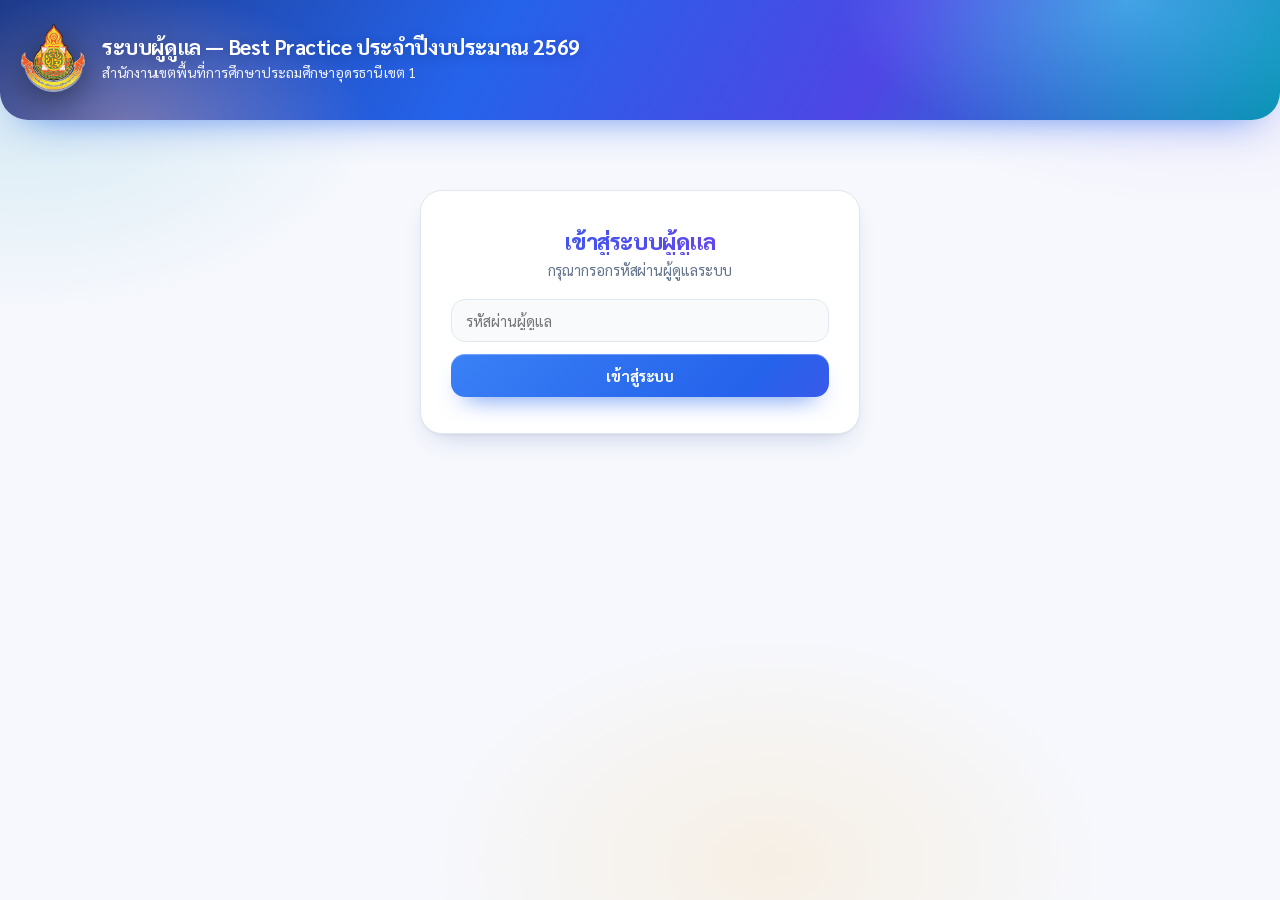
<file: admin.html>
<!DOCTYPE html>
<html lang="th">
<head>
<meta charset="UTF-8">
<meta name="viewport" content="width=device-width, initial-scale=1.0">
<meta name="robots" content="noindex, nofollow, noarchive">
<meta name="googlebot" content="noindex, nofollow">
<title>ผู้ดูแลระบบ | Best Practice 2569 สพป.อุดรธานี เขต 1</title>
<link href="https://fonts.googleapis.com/css2?family=Sarabun:wght@300;400;500;600;700&display=swap" rel="stylesheet">
<style>
:root{
  --brand:#1d4ed8; --brand-2:#3b82f6; --brand-dk:#1e3a8a; --brand-lt:#eff6ff;
  --c1:#2563eb; --c2:#0d9488; --c3:#ea580c; --c4:#7c3aed; --c5:#db2777; --c6:#0891b2;
  --accent:#f59e0b; --ok:#0d9488; --err:#e11d48;
  --ink:#0f172a; --ink-2:#334155; --muted:#64748b; --line:#e2e8f0; --line-2:#f1f5f9;
  --bg:#f6f8fd;
  --sh-1:0 1px 2px rgba(15,23,42,.05);
  --sh-2:0 1px 2px rgba(15,23,42,.05), 0 12px 28px -14px rgba(30,58,138,.30);
  --sh-3:0 2px 6px rgba(15,23,42,.06), 0 26px 50px -24px rgba(30,58,138,.42);
  --ring:0 0 0 4px rgba(37,99,235,.16);
}
*{box-sizing:border-box}
body{
  margin:0;font-family:'Sarabun',system-ui,-apple-system,sans-serif;color:var(--ink);font-size:15.5px;letter-spacing:-.1px;
  background:
    radial-gradient(700px 420px at 94% -6%, rgba(124,58,237,.15), transparent 62%),
    radial-gradient(620px 400px at 2% 8%, rgba(8,145,178,.15), transparent 60%),
    radial-gradient(560px 380px at 60% 96%, rgba(245,158,11,.10), transparent 62%),
    var(--bg);
  background-attachment:fixed;
}
.topbar{
  position:relative;overflow:hidden;color:#fff;padding:24px 20px 30px;
  background:linear-gradient(120deg,#1e3a8a 0%,#2563eb 38%,#4f46e5 68%,#0891b2 100%);
  border-radius:0 0 28px 28px;box-shadow:0 18px 42px -24px rgba(37,99,235,.85)
}
.topbar::before{
  content:"";position:absolute;inset:0;pointer-events:none;mix-blend-mode:screen;
  background:
    radial-gradient(460px 240px at 88% 2%, rgba(56,189,248,.5), transparent 62%),
    radial-gradient(380px 220px at 10% 108%, rgba(245,158,11,.4), transparent 64%)
}
.topbar .wrap{position:relative;z-index:1;max-width:1340px;margin:0 auto;display:flex;gap:16px;align-items:center;flex-wrap:wrap}
.crest{
  width:66px;height:66px;flex:none;object-fit:contain;display:block;
  filter:drop-shadow(0 2px 0 rgba(255,255,255,.5)) drop-shadow(0 8px 16px rgba(0,0,0,.45))
}
.topbar h1{margin:0;font-size:21px;font-weight:700;letter-spacing:-.4px;text-shadow:0 2px 14px rgba(0,0,0,.2)}
.topbar p{margin:3px 0 0;font-size:14px;opacity:.92}
.page{max-width:1340px;margin:22px auto 56px;padding:0 14px}
.card{background:#fff;border:1px solid var(--line);border-radius:22px;box-shadow:var(--sh-2);margin-bottom:18px;overflow:hidden}
.card .body{padding:18px}

/* gate */
.gate{max-width:440px;margin:70px auto;text-align:center;animation:rise .5s cubic-bezier(.2,.7,.3,1) both}
.gate .body{padding:36px 30px}
.gate h2{margin:0 0 6px;font-size:22px;font-weight:800;letter-spacing:-.4px;
  background:linear-gradient(135deg,#2563eb,#7c3aed);-webkit-background-clip:text;background-clip:text;color:transparent}
.gate p{margin:0 0 20px;color:var(--muted);font-size:14.5px}
@keyframes rise{from{opacity:0;transform:translateY(16px)}to{opacity:1;transform:none}}

input,select,button{font-family:inherit;font-size:15px}
input[type=text],input[type=password],select{
  padding:11px 14px;border:1.5px solid var(--line);border-radius:14px;width:100%;background:#f8fafc;
  transition:border-color .15s,box-shadow .15s,background .15s
}
select{
  cursor:pointer;appearance:none;-webkit-appearance:none;padding-right:38px;
  background-image:url("data:image/svg+xml;charset=utf-8,%3Csvg xmlns='http://www.w3.org/2000/svg' width='16' height='16' viewBox='0 0 24 24' fill='none' stroke='%232563eb' stroke-width='2.6' stroke-linecap='round' stroke-linejoin='round'%3E%3Cpath d='M6 9l6 6 6-6'/%3E%3C/svg%3E");
  background-repeat:no-repeat;background-position:right 13px center
}
input:hover,select:hover{border-color:#c7d7ef}
input:focus,select:focus{outline:none;border-color:var(--c1);background:#fff;box-shadow:var(--ring)}
.btn{
  padding:12px 24px;border-radius:14px;border:none;cursor:pointer;font-weight:700;letter-spacing:-.15px;
  transition:transform .16s cubic-bezier(.2,.7,.3,1),box-shadow .16s,background-position .5s
}
.btn-main{
  color:#fff;background:linear-gradient(135deg,#3b82f6 0%,#2563eb 45%,#7c3aed 100%);
  background-size:180% 180%;background-position:0% 50%;
  box-shadow:0 12px 26px -14px rgba(37,99,235,1), inset 0 1px 0 rgba(255,255,255,.3)
}
.btn-main:hover{transform:translateY(-2px);background-position:100% 50%;box-shadow:0 18px 34px -16px rgba(37,99,235,1), inset 0 1px 0 rgba(255,255,255,.3)}
.btn-main:active{transform:translateY(0)}
.btn-sm{padding:9px 16px;font-size:14px;border-radius:12px}
.btn-ghost{background:#fff;border:1.5px solid var(--line);color:var(--ink-2)}
.btn-ghost:hover{border-color:#c7d7ef;transform:translateY(-2px);box-shadow:var(--sh-1)}
.btn:focus-visible{outline:none;box-shadow:var(--ring)}

/* stats — การ์ดคนละสี */
.stats{display:grid;grid-template-columns:repeat(auto-fit,minmax(168px,1fr));gap:14px;margin-bottom:18px}
.stat{
  position:relative;overflow:hidden;background:#fff;border:1.5px solid var(--line);border-radius:20px;
  padding:17px 19px;box-shadow:var(--sh-2);transition:transform .18s cubic-bezier(.2,.7,.3,1),box-shadow .18s
}
.stat::before{content:"";position:absolute;left:0;right:0;top:0;height:5px}
.stat:hover{transform:translateY(-4px);box-shadow:var(--sh-3)}
.stat .k{font-size:13px;color:var(--muted);font-weight:600}
.stat .v{font-size:30px;font-weight:800;line-height:1.25;letter-spacing:-.8px;
  -webkit-background-clip:text;background-clip:text;color:transparent}
.stat:nth-child(6n+1){background:linear-gradient(170deg,#eff6ff,#fff 62%);border-color:#bfdbfe}
.stat:nth-child(6n+1)::before{background:linear-gradient(90deg,#60a5fa,#2563eb)}
.stat:nth-child(6n+1) .v{background-image:linear-gradient(135deg,#3b82f6,#1d4ed8)}
.stat:nth-child(6n+2){background:linear-gradient(170deg,#f0fdfa,#fff 62%);border-color:#a7f3e4}
.stat:nth-child(6n+2)::before{background:linear-gradient(90deg,#34d399,#0d9488)}
.stat:nth-child(6n+2) .v{background-image:linear-gradient(135deg,#10b981,#0f766e)}
.stat:nth-child(6n+3){background:linear-gradient(170deg,#f5f3ff,#fff 62%);border-color:#ddd6fe}
.stat:nth-child(6n+3)::before{background:linear-gradient(90deg,#a78bfa,#7c3aed)}
.stat:nth-child(6n+3) .v{background-image:linear-gradient(135deg,#8b5cf6,#6d28d9)}
.stat:nth-child(6n+4){background:linear-gradient(170deg,#fff7ed,#fff 62%);border-color:#fed7aa}
.stat:nth-child(6n+4)::before{background:linear-gradient(90deg,#fb923c,#ea580c)}
.stat:nth-child(6n+4) .v{background-image:linear-gradient(135deg,#f97316,#c2410c)}
.stat:nth-child(6n+5){background:linear-gradient(170deg,#fdf2f8,#fff 62%);border-color:#fbcfe8}
.stat:nth-child(6n+5)::before{background:linear-gradient(90deg,#f472b6,#db2777)}
.stat:nth-child(6n+5) .v{background-image:linear-gradient(135deg,#ec4899,#be185d)}
.stat:nth-child(6n+6){background:linear-gradient(170deg,#ecfeff,#fff 62%);border-color:#a5f3fc}
.stat:nth-child(6n+6)::before{background:linear-gradient(90deg,#22d3ee,#0891b2)}
.stat:nth-child(6n+6) .v{background-image:linear-gradient(135deg,#06b6d4,#0e7490)}

/* filters */
.filters{display:grid;grid-template-columns:1.8fr 1.5fr 1.3fr 1.3fr .9fr auto;gap:11px;align-items:end}
@media(max-width:900px){.filters{grid-template-columns:1fr 1fr}}
.fl label{display:block;font-size:13px;color:var(--muted);margin-bottom:5px;font-weight:700}

/* table */
.tablewrap{overflow:auto;max-height:66vh;border-top:1px solid var(--line-2)}
table{border-collapse:separate;border-spacing:0;width:100%;font-size:14.2px;white-space:nowrap}
th,td{padding:11px 13px;border-bottom:1px solid var(--line-2);text-align:left;vertical-align:top}
th{
  background:linear-gradient(180deg,#eef4ff,#e0eaff);color:var(--brand-dk);font-weight:700;
  position:sticky;top:0;z-index:2;cursor:pointer;user-select:none;font-size:13.5px;
  border-bottom:2px solid #c7d7f7;transition:background .15s
}
th:hover{background:linear-gradient(180deg,#e0eaff,#d3e0fd)}
th .ar{opacity:.5;font-size:11px}
tbody tr{transition:background .12s,box-shadow .12s}
tbody tr:nth-child(even){background:#fafbff}
tbody tr:hover{background:linear-gradient(90deg,#eff6ff,#f5f3ff)}
td.wrap{white-space:normal;min-width:230px;max-width:340px}
.pill{
  display:inline-block;padding:3px 13px;border-radius:99px;font-size:12.5px;font-weight:700;white-space:nowrap;
  background:linear-gradient(135deg,#dbeafe,#eff6ff);color:#1d4ed8;border:1px solid #bfdbfe
}
.pill.suf{background:linear-gradient(135deg,#fef3c7,#fffbeb);color:#b45309;border-color:#fde68a}
.lnk{color:var(--c1);text-decoration:none;font-weight:700;text-underline-offset:3px}
.lnk:hover{text-decoration:underline}
.mono{font-family:ui-monospace,Menlo,monospace;font-size:13px;color:var(--muted)}
.empty{padding:56px;text-align:center;color:var(--muted)}
.alert{margin:0 0 14px;padding:14px 18px;border-radius:16px;font-weight:600;
  background:linear-gradient(135deg,#fff1f4,#ffe4e9);border:1px solid #fda4af;color:#9f1239;display:none}
.alert.on{display:block}
.bar{
  display:flex;justify-content:space-between;align-items:center;gap:12px;padding:16px 19px;
  background:linear-gradient(120deg,#eff6ff,#f5f3ff 60%,#fff);border-bottom:1px solid var(--line-2);flex-wrap:wrap
}
.bar h2{margin:0;font-size:17px;font-weight:800;letter-spacing:-.3px;
  background:linear-gradient(135deg,#2563eb,#7c3aed);-webkit-background-clip:text;background-clip:text;color:transparent}
.spin{width:15px;height:15px;border:2.5px solid rgba(255,255,255,.35);border-top-color:#fff;border-radius:50%;
  display:inline-block;vertical-align:-2px;margin-right:8px;animation:sp .7s linear infinite}
@keyframes sp{to{transform:rotate(360deg)}}
#app{display:none}
@media (prefers-reduced-motion:reduce){
  *{animation-duration:.01ms !important;animation-iteration-count:1 !important;transition-duration:.01ms !important}
}
</style>
</head>
<body>

<header class="topbar">
  <div class="wrap">
    <img class="crest" src="logo.svg" alt="ตราสัญลักษณ์ สำนักงานเขตพื้นที่การศึกษาประถมศึกษาอุดรธานี เขต 1">
    <div>
      <h1>ระบบผู้ดูแล — Best Practice ประจำปีงบประมาณ 2569</h1>
      <p>สำนักงานเขตพื้นที่การศึกษาประถมศึกษาอุดรธานี เขต 1</p>
    </div>
  </div>
</header>

<!-- ---------- login gate ---------- -->
<div class="page" id="gate">
  <div class="card gate">
    <div class="body">
      <h2>เข้าสู่ระบบผู้ดูแล</h2>
      <p>กรุณากรอกรหัสผ่านผู้ดูแลระบบ</p>
      <div class="alert" id="gErr"></div>
      <input type="password" id="pw" placeholder="รหัสผ่านผู้ดูแล" autocomplete="current-password">
      <button class="btn btn-main" id="login" style="width:100%;margin-top:12px">เข้าสู่ระบบ</button>
    </div>
  </div>
</div>

<!-- ---------- app ---------- -->
<div class="page" id="app">

  <div class="stats" id="stats"></div>

  <div class="card">
    <div class="body">
      <div class="filters">
        <div class="fl"><label>ค้นหา (ชื่อ / โรงเรียน / ชื่อผลงาน / รหัสอ้างอิง)</label>
          <input type="text" id="q" placeholder="พิมพ์คำค้น..."></div>
        <div class="fl"><label>ประเภทผลงาน</label><select id="fType"><option value="">ทั้งหมด</option></select></div>
        <div class="fl"><label>กลุ่มสาระการเรียนรู้</label><select id="fSub"><option value="">ทั้งหมด</option></select></div>
        <div class="fl"><label>กลุ่มโรงเรียน</label><select id="fGrp"><option value="">ทั้งหมด</option></select></div>
        <div class="fl"><label>ระดับชั้น</label><select id="fLv"><option value="">ทั้งหมด</option></select></div>
        <div class="fl" style="display:flex;gap:8px">
          <button class="btn btn-main btn-sm" id="reload">รีเฟรช</button>
          <button class="btn btn-ghost btn-sm" id="csv">ส่งออก CSV</button>
          <button class="btn btn-ghost btn-sm" id="toggleOpen" style="display:none">—</button>
          <a class="btn btn-ghost btn-sm" href="cert-admin.html" style="text-decoration:none;display:inline-flex;align-items:center">🏅 จัดการเกียรติบัตร</a>
        </div>
      </div>
    </div>
  </div>

  <div class="alert" id="aErr"></div>

  <div class="card">
    <div class="bar">
      <h2>รายการผลงานที่ส่งเข้ามา</h2>
      <span class="mono" id="count">—</span>
    </div>
    <div class="tablewrap">
      <table>
        <thead><tr id="thead"></tr></thead>
        <tbody id="tbody"></tbody>
      </table>
      <div class="empty" id="empty" style="display:none">ยังไม่มีข้อมูลที่ตรงกับเงื่อนไข</div>
    </div>
  </div>
</div>

<script>
/* ============================================================
   ตั้งค่า: วาง URL ของ Google Apps Script Web App (ลงท้ายด้วย /exec)
   ให้เหมือนกับไฟล์ index.html
   ============================================================ */
const API_URL = "https://script.google.com/macros/s/AKfycbzVC7Kdik8erhvEDzU5UGtnWxTzQjkgfkbHiXQyAfsiM5kXI-7I6TlGqL2er1yyeOjL/exec";
/* ============================================================ */

const COLS = [
  {k:'timestamp', t:'วันที่ส่ง',        w:''},
  {k:'refCode',   t:'รหัสอ้างอิง',      w:''},
  {k:'ptype',     t:'ประเภทผลงาน',      w:'wrap'},
  {k:'subject',   t:'กลุ่มสาระ',        w:''},
  {k:'title',     t:'ชื่อผลงาน',        w:'wrap'},
  {k:'name',      t:'ชื่อ - สกุล',      w:''},
  {k:'position',  t:'ตำแหน่ง',          w:''},
  {k:'academic',  t:'วิทยฐานะ',         w:''},
  {k:'schoolGroup',t:'กลุ่มโรงเรียน',   w:'wrap'},
  {k:'school',    t:'โรงเรียน',         w:'wrap'},
  {k:'level',     t:'ระดับชั้น',        w:''},
  {k:'phone',     t:'โทรศัพท์',         w:''},
  {k:'lineId',    t:'ID Line',          w:''},
  {k:'planUrl',   t:'แผนการสอน',        w:''},
  {k:'infoUrl',   t:'อินโฟกราฟิก',      w:''},
  {k:'videoUrl',  t:'คลิปการสอน',       w:''},
  {k:'note',      t:'หมายเหตุ',         w:'wrap'}
];

let ROWS=[], TOKEN='', sortK='timestamp', sortD=-1;

/* ---------- login ---------- */
const gate=document.getElementById('gate'), app=document.getElementById('app');
document.getElementById('login').addEventListener('click',doLogin);
document.getElementById('pw').addEventListener('keydown',e=>{if(e.key==='Enter')doLogin()});

async function doLogin(){
  const pw=document.getElementById('pw').value.trim();
  const gErr=document.getElementById('gErr');
  gErr.classList.remove('on');
  if(!pw){ gErr.textContent='กรุณากรอกรหัสผ่าน'; gErr.classList.add('on'); return; }
  if(!API_URL){ gErr.textContent='ยังไม่ได้ตั้งค่า API_URL ในไฟล์ admin.html'; gErr.classList.add('on'); return; }
  const b=document.getElementById('login'); b.disabled=true; b.innerHTML='<i class="spin"></i>กำลังตรวจสอบ...';
  try{
    const out = await call({action:'list', token:pw});
    if(out.ok){
      TOKEN=pw; sessionStorage.setItem('bpal_t',pw);
      gate.style.display='none'; app.style.display='block';
      render(out.rows||[]);
      loadStatus();
    }else{
      gErr.textContent = out.message||'รหัสผ่านไม่ถูกต้อง'; gErr.classList.add('on');
    }
  }catch(e){ gErr.textContent='เชื่อมต่อไม่สำเร็จ: '+e.message; gErr.classList.add('on'); }
  b.disabled=false; b.textContent='เข้าสู่ระบบ';
}

/* ---------- เปิด / ปิด ระบบรับผลงาน ---------- */
let SYS_OPEN = true;
const btnOpen = document.getElementById('toggleOpen');

function paintStatus(){
  btnOpen.style.display='';
  if(SYS_OPEN){
    btnOpen.textContent='🔒 ปิดรับผลงาน';
    btnOpen.style.cssText='background:linear-gradient(135deg,#fff1f2,#ffe4e6);border:1.5px solid #fda4af;color:#9f1239;font-weight:700';
  }else{
    btnOpen.textContent='🔓 เปิดรับผลงาน';
    btnOpen.style.cssText='background:linear-gradient(135deg,#ecfdf5,#d1fae5);border:1.5px solid #6ee7b7;color:#065f46;font-weight:700';
  }
  const h=document.querySelector('.card .bar h2');
  if(h){
    let tag=document.getElementById('sysTag');
    if(!tag){ tag=document.createElement('span'); tag.id='sysTag'; tag.style.cssText='margin-left:10px;font-size:13px;padding:3px 12px;border-radius:99px;font-weight:700;vertical-align:middle'; h.appendChild(tag); }
    tag.textContent = SYS_OPEN ? 'เปิดรับผลงานอยู่' : 'ปิดรับผลงานแล้ว';
    tag.style.background = SYS_OPEN ? '#ecfdf5' : '#fff1f2';
    tag.style.color      = SYS_OPEN ? '#047857' : '#9f1239';
  }
}
async function loadStatus(){
  try{ const r=await call({action:'status'}); if(r&&r.ok){ SYS_OPEN = r.open!==false; paintStatus(); } }catch(e){}
}
btnOpen.addEventListener('click', async ()=>{
  const next = !SYS_OPEN;
  const msg = next ? 'ยืนยันการเปิดรับผลงานอีกครั้ง?'
                   : 'ยืนยันการปิดรับผลงาน?\n\nครูจะไม่สามารถส่งผลงานใหม่ได้ทั้งหน้าหลักและหน้าเศรษฐกิจพอเพียง\nข้อมูลเดิมยังอยู่ครบ และเปิดใหม่ได้ทุกเมื่อ';
  if(!confirm(msg)) return;
  btnOpen.disabled=true; const old=btnOpen.textContent; btnOpen.textContent='กำลังบันทึก...';
  try{
    const r=await call({action:'setOpen', token:TOKEN, open: next?'1':'0'});
    if(r&&r.ok){ SYS_OPEN = r.open!==false; paintStatus(); }
    else{ alert(r&&r.message||'บันทึกไม่สำเร็จ'); btnOpen.textContent=old; }
  }catch(e){ alert('เชื่อมต่อไม่สำเร็จ: '+e.message); btnOpen.textContent=old; }
  btnOpen.disabled=false;
});

/* JSONP — เลี่ยงปัญหา CORS ของ Apps Script */
function call(params){
  return new Promise((ok,no)=>{
    const cb='__cb'+Math.floor(performance.now()*1000)+'_'+(call._i=(call._i||0)+1);
    const s=document.createElement('script');
    const t=setTimeout(()=>{cleanup();no(new Error('หมดเวลาเชื่อมต่อ'))},30000);
    function cleanup(){clearTimeout(t);delete window[cb];s.remove()}
    window[cb]=d=>{cleanup();ok(d)};
    s.onerror=()=>{cleanup();no(new Error('ไม่สามารถเรียก API ได้'))};
    const q=Object.entries(params).map(([k,v])=>encodeURIComponent(k)+'='+encodeURIComponent(v)).join('&');
    s.src=API_URL+'?'+q+'&callback='+cb;
    document.body.appendChild(s);
  });
}

/* ---------- render ---------- */
function render(rows){
  ROWS=rows;
  fill('fType',uniq(rows,'ptype'));
  fill('fSub', uniq(rows,'subject'));
  fill('fGrp', uniq(rows,'schoolGroup'));
  fill('fLv',  uniq(rows,'level'));
  head(); draw();
}
function uniq(rows,k){ return [...new Set(rows.map(r=>r[k]).filter(Boolean))].sort((a,b)=>a.localeCompare(b,'th')); }
function fill(id,vals){
  const s=document.getElementById(id), cur=s.value;
  s.innerHTML='<option value="">ทั้งหมด</option>';
  vals.forEach(v=>s.appendChild(new Option(v,v)));
  if(vals.includes(cur)) s.value=cur;
}
function head(){
  document.getElementById('thead').innerHTML = COLS.map(c=>
    '<th data-k="'+c.k+'">'+c.t+' <span class="ar">'+(sortK===c.k?(sortD>0?'▲':'▼'):'↕')+'</span></th>').join('');
  document.querySelectorAll('#thead th').forEach(th=>th.addEventListener('click',()=>{
    const k=th.dataset.k; if(sortK===k) sortD=-sortD; else {sortK=k;sortD=1;}
    head(); draw();
  }));
}
function esc(s){ return String(s==null?'':s).replace(/[&<>"]/g,c=>({'&':'&amp;','<':'&lt;','>':'&gt;','"':'&quot;'}[c])); }

/* ---- ซ่อนรายการทดสอบระบบ (ชื่อผลงานขึ้นต้นด้วย TEST-) ----
   พิมพ์คำว่า test ในช่องค้นหา เพื่อแสดงรายการทดสอบ */
const isTest    = r => /^TEST[-\s]/i.test(String(r.title||''));
const showTest  = () => /test/i.test(document.getElementById('q').value);
const baseRows  = () => showTest() ? ROWS : ROWS.filter(x=>!isTest(x));

function filtered(){
  const q=document.getElementById('q').value.trim().toLowerCase();
  const ft=document.getElementById('fType').value,
        fs=document.getElementById('fSub').value, fg=document.getElementById('fGrp').value,
        fl=document.getElementById('fLv').value;
  let r=baseRows().filter(x=>
    (!ft||x.ptype===ft) && (!fs||x.subject===fs) && (!fg||x.schoolGroup===fg) && (!fl||x.level===fl) &&
    (!q || [x.name,x.school,x.title,x.refCode,x.schoolGroup,x.subject,x.ptype,x.lineId,x.phone]
            .join(' ').toLowerCase().includes(q)));
  r.sort((a,b)=>String(a[sortK]||'').localeCompare(String(b[sortK]||''),'th',{numeric:true})*sortD);
  return r;
}
function draw(){
  const rows=filtered(), tb=document.getElementById('tbody');
  document.getElementById('count').textContent='แสดง '+rows.length+' จากทั้งหมด '+baseRows().length+' รายการ';
  document.getElementById('empty').style.display = rows.length?'none':'block';
  tb.innerHTML = rows.map(r=>'<tr>'+COLS.map(c=>{
    let v=r[c.k]||'';
    if(c.k==='planUrl') v = v?'<a class="lnk" href="'+esc(v)+'" target="_blank" rel="noopener">📕 แผนการสอน</a>':'—';
    else if(c.k==='infoUrl') v = v?'<a class="lnk" href="'+esc(v)+'" target="_blank" rel="noopener">🖼️ อินโฟกราฟิก</a>':'—';
    else if(c.k==='ptype') v='<span class="pill'+(String(v).indexOf('Active Learning')>-1?'':' suf')+'">'+esc(v)+'</span>';
    else if(c.k==='videoUrl') v = v?'<a class="lnk" href="'+esc(v)+'" target="_blank" rel="noopener">▶ ดูคลิป</a>':'—';
    else if(c.k==='subject') v='<span class="pill'+(String(v).indexOf('เศรษฐกิจพอเพียง')>-1?' suf':'')+'">'+esc(v)+'</span>';
    else if(c.k==='refCode') v='<span class="mono">'+esc(v)+'</span>';
    else v=esc(v);
    return '<td'+(c.w?' class="'+c.w+'"':'')+'>'+v+'</td>';
  }).join('')+'</tr>').join('');
  stats(rows);
}
function stats(rows){
  const g=k=>new Set(rows.map(r=>r[k]).filter(Boolean)).size;
  const items=[
    ['ผลงานทั้งหมด', baseRows().length],
    ['ตรงเงื่อนไขที่กรอง', rows.length],
    ['โรงเรียนที่ส่ง', g('school')],
    ['กลุ่มโรงเรียนที่ส่ง', g('schoolGroup')],
    ['ประเภทผลงาน', g('ptype')],
    ['กลุ่มสาระที่มีผลงาน', g('subject')]
  ];
  document.getElementById('stats').innerHTML = items.map(([k,v])=>
    '<div class="stat"><div class="k">'+k+'</div><div class="v">'+v+'</div></div>').join('');
}

['q','fType','fSub','fGrp','fLv'].forEach(id=>document.getElementById(id)
  .addEventListener('input',draw));

document.getElementById('reload').addEventListener('click',async()=>{
  const b=document.getElementById('reload'); b.disabled=true; b.innerHTML='<i class="spin"></i>โหลด...';
  const aErr=document.getElementById('aErr'); aErr.classList.remove('on');
  try{
    const out=await call({action:'list',token:TOKEN});
    if(out.ok) render(out.rows||[]);
    else { aErr.textContent=out.message||'โหลดข้อมูลไม่สำเร็จ'; aErr.classList.add('on'); }
  }catch(e){ aErr.textContent='เชื่อมต่อไม่สำเร็จ: '+e.message; aErr.classList.add('on'); }
  b.disabled=false; b.textContent='รีเฟรช';
});

document.getElementById('csv').addEventListener('click',()=>{
  const rows=filtered();
  const esq=s=>'"'+String(s==null?'':s).replace(/"/g,'""')+'"';
  const csv=[COLS.map(c=>esq(c.t)).join(',')]
    .concat(rows.map(r=>COLS.map(c=>esq(r[c.k])).join(','))).join('\r\n');
  const blob=new Blob(['﻿'+csv],{type:'text/csv;charset=utf-8'});
  const a=document.createElement('a');
  a.href=URL.createObjectURL(blob);
  a.download='best-practice-2569-udn1.csv';
  a.click(); URL.revokeObjectURL(a.href);
});

/* auto-login จาก session เดิม */
(function(){
  const t=sessionStorage.getItem('bpal_t');
  if(t && API_URL){ document.getElementById('pw').value=t; doLogin(); }
})();
</script>
</body>
</html>
</file>
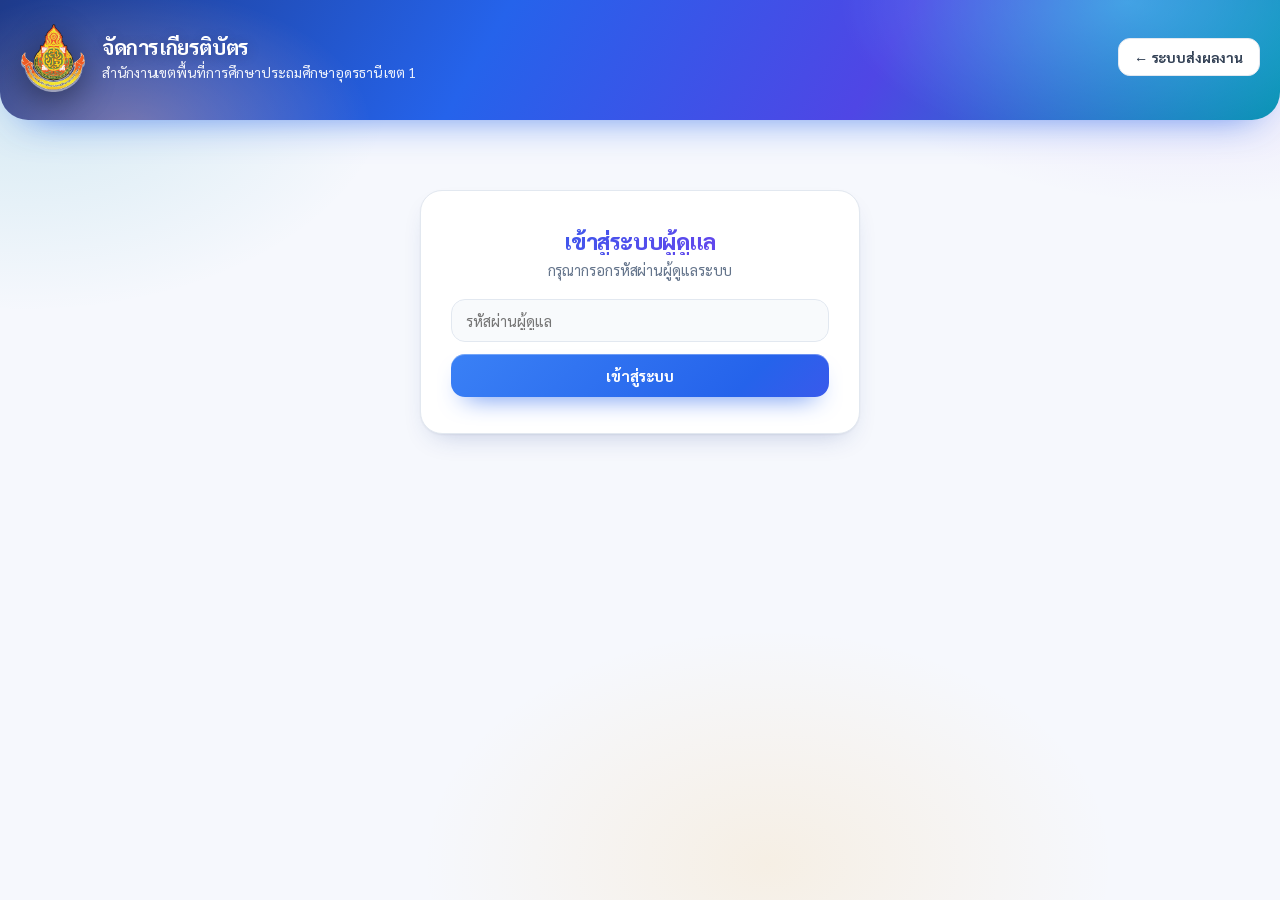
<file: cert-admin.html>
<!DOCTYPE html>
<html lang="th">
<head>
<meta charset="UTF-8">
<meta name="viewport" content="width=device-width, initial-scale=1.0">
<meta name="robots" content="noindex, nofollow, noarchive">
<meta name="googlebot" content="noindex, nofollow">
<title>จัดการเกียรติบัตร | สพป.อุดรธานี เขต 1</title>
<link href="https://fonts.googleapis.com/css2?family=Sarabun:wght@300;400;500;600;700;800&display=swap" rel="stylesheet">
<style>

:root{
  --brand:#1d4ed8; --brand-2:#3b82f6; --brand-dk:#1e3a8a; --brand-lt:#eff6ff;
  --c1:#2563eb; --c2:#0d9488; --c3:#ea580c; --c4:#7c3aed; --c5:#db2777; --c6:#0891b2;
  --accent:#f59e0b; --ok:#0d9488; --err:#e11d48;
  --ink:#0f172a; --ink-2:#334155; --muted:#64748b; --line:#e2e8f0; --line-2:#f1f5f9;
  --bg:#f6f8fd;
  --sh-1:0 1px 2px rgba(15,23,42,.05);
  --sh-2:0 1px 2px rgba(15,23,42,.05), 0 12px 28px -14px rgba(30,58,138,.30);
  --sh-3:0 2px 6px rgba(15,23,42,.06), 0 26px 50px -24px rgba(30,58,138,.42);
  --ring:0 0 0 4px rgba(37,99,235,.16);
}
*{box-sizing:border-box}
body{
  margin:0;font-family:'Sarabun',system-ui,-apple-system,sans-serif;color:var(--ink);font-size:15.5px;letter-spacing:-.1px;
  background:
    radial-gradient(700px 420px at 94% -6%, rgba(124,58,237,.15), transparent 62%),
    radial-gradient(620px 400px at 2% 8%, rgba(8,145,178,.15), transparent 60%),
    radial-gradient(560px 380px at 60% 96%, rgba(245,158,11,.10), transparent 62%),
    var(--bg);
  background-attachment:fixed;
}
.topbar{
  position:relative;overflow:hidden;color:#fff;padding:24px 20px 30px;
  background:linear-gradient(120deg,#1e3a8a 0%,#2563eb 38%,#4f46e5 68%,#0891b2 100%);
  border-radius:0 0 28px 28px;box-shadow:0 18px 42px -24px rgba(37,99,235,.85)
}
.topbar::before{
  content:"";position:absolute;inset:0;pointer-events:none;mix-blend-mode:screen;
  background:
    radial-gradient(460px 240px at 88% 2%, rgba(56,189,248,.5), transparent 62%),
    radial-gradient(380px 220px at 10% 108%, rgba(245,158,11,.4), transparent 64%)
}
.topbar .wrap{position:relative;z-index:1;max-width:1340px;margin:0 auto;display:flex;gap:16px;align-items:center;flex-wrap:wrap}
.crest{
  width:66px;height:66px;flex:none;object-fit:contain;display:block;
  filter:drop-shadow(0 2px 0 rgba(255,255,255,.5)) drop-shadow(0 8px 16px rgba(0,0,0,.45))
}
.topbar h1{margin:0;font-size:21px;font-weight:700;letter-spacing:-.4px;text-shadow:0 2px 14px rgba(0,0,0,.2)}
.topbar p{margin:3px 0 0;font-size:14px;opacity:.92}
.page{max-width:1340px;margin:22px auto 56px;padding:0 14px}
.card{background:#fff;border:1px solid var(--line);border-radius:22px;box-shadow:var(--sh-2);margin-bottom:18px;overflow:hidden}
.card .body{padding:18px}

/* gate */
.gate{max-width:440px;margin:70px auto;text-align:center;animation:rise .5s cubic-bezier(.2,.7,.3,1) both}
.gate .body{padding:36px 30px}
.gate h2{margin:0 0 6px;font-size:22px;font-weight:800;letter-spacing:-.4px;
  background:linear-gradient(135deg,#2563eb,#7c3aed);-webkit-background-clip:text;background-clip:text;color:transparent}
.gate p{margin:0 0 20px;color:var(--muted);font-size:14.5px}
@keyframes rise{from{opacity:0;transform:translateY(16px)}to{opacity:1;transform:none}}

input,select,button{font-family:inherit;font-size:15px}
input[type=text],input[type=password],select{
  padding:11px 14px;border:1.5px solid var(--line);border-radius:14px;width:100%;background:#f8fafc;
  transition:border-color .15s,box-shadow .15s,background .15s
}
select{
  cursor:pointer;appearance:none;-webkit-appearance:none;padding-right:38px;
  background-image:url("data:image/svg+xml;charset=utf-8,%3Csvg xmlns='http://www.w3.org/2000/svg' width='16' height='16' viewBox='0 0 24 24' fill='none' stroke='%232563eb' stroke-width='2.6' stroke-linecap='round' stroke-linejoin='round'%3E%3Cpath d='M6 9l6 6 6-6'/%3E%3C/svg%3E");
  background-repeat:no-repeat;background-position:right 13px center
}
input:hover,select:hover{border-color:#c7d7ef}
input:focus,select:focus{outline:none;border-color:var(--c1);background:#fff;box-shadow:var(--ring)}
.btn{
  padding:12px 24px;border-radius:14px;border:none;cursor:pointer;font-weight:700;letter-spacing:-.15px;
  transition:transform .16s cubic-bezier(.2,.7,.3,1),box-shadow .16s,background-position .5s
}
.btn-main{
  color:#fff;background:linear-gradient(135deg,#3b82f6 0%,#2563eb 45%,#7c3aed 100%);
  background-size:180% 180%;background-position:0% 50%;
  box-shadow:0 12px 26px -14px rgba(37,99,235,1), inset 0 1px 0 rgba(255,255,255,.3)
}
.btn-main:hover{transform:translateY(-2px);background-position:100% 50%;box-shadow:0 18px 34px -16px rgba(37,99,235,1), inset 0 1px 0 rgba(255,255,255,.3)}
.btn-main:active{transform:translateY(0)}
.btn-sm{padding:9px 16px;font-size:14px;border-radius:12px}
.btn-ghost{background:#fff;border:1.5px solid var(--line);color:var(--ink-2)}
.btn-ghost:hover{border-color:#c7d7ef;transform:translateY(-2px);box-shadow:var(--sh-1)}
.btn:focus-visible{outline:none;box-shadow:var(--ring)}

/* stats — การ์ดคนละสี */
.stats{display:grid;grid-template-columns:repeat(auto-fit,minmax(168px,1fr));gap:14px;margin-bottom:18px}
.stat{
  position:relative;overflow:hidden;background:#fff;border:1.5px solid var(--line);border-radius:20px;
  padding:17px 19px;box-shadow:var(--sh-2);transition:transform .18s cubic-bezier(.2,.7,.3,1),box-shadow .18s
}
.stat::before{content:"";position:absolute;left:0;right:0;top:0;height:5px}
.stat:hover{transform:translateY(-4px);box-shadow:var(--sh-3)}
.stat .k{font-size:13px;color:var(--muted);font-weight:600}
.stat .v{font-size:30px;font-weight:800;line-height:1.25;letter-spacing:-.8px;
  -webkit-background-clip:text;background-clip:text;color:transparent}
.stat:nth-child(6n+1){background:linear-gradient(170deg,#eff6ff,#fff 62%);border-color:#bfdbfe}
.stat:nth-child(6n+1)::before{background:linear-gradient(90deg,#60a5fa,#2563eb)}
.stat:nth-child(6n+1) .v{background-image:linear-gradient(135deg,#3b82f6,#1d4ed8)}
.stat:nth-child(6n+2){background:linear-gradient(170deg,#f0fdfa,#fff 62%);border-color:#a7f3e4}
.stat:nth-child(6n+2)::before{background:linear-gradient(90deg,#34d399,#0d9488)}
.stat:nth-child(6n+2) .v{background-image:linear-gradient(135deg,#10b981,#0f766e)}
.stat:nth-child(6n+3){background:linear-gradient(170deg,#f5f3ff,#fff 62%);border-color:#ddd6fe}
.stat:nth-child(6n+3)::before{background:linear-gradient(90deg,#a78bfa,#7c3aed)}
.stat:nth-child(6n+3) .v{background-image:linear-gradient(135deg,#8b5cf6,#6d28d9)}
.stat:nth-child(6n+4){background:linear-gradient(170deg,#fff7ed,#fff 62%);border-color:#fed7aa}
.stat:nth-child(6n+4)::before{background:linear-gradient(90deg,#fb923c,#ea580c)}
.stat:nth-child(6n+4) .v{background-image:linear-gradient(135deg,#f97316,#c2410c)}
.stat:nth-child(6n+5){background:linear-gradient(170deg,#fdf2f8,#fff 62%);border-color:#fbcfe8}
.stat:nth-child(6n+5)::before{background:linear-gradient(90deg,#f472b6,#db2777)}
.stat:nth-child(6n+5) .v{background-image:linear-gradient(135deg,#ec4899,#be185d)}
.stat:nth-child(6n+6){background:linear-gradient(170deg,#ecfeff,#fff 62%);border-color:#a5f3fc}
.stat:nth-child(6n+6)::before{background:linear-gradient(90deg,#22d3ee,#0891b2)}
.stat:nth-child(6n+6) .v{background-image:linear-gradient(135deg,#06b6d4,#0e7490)}

/* filters */
.filters{display:grid;grid-template-columns:1.8fr 1.5fr 1.3fr 1.3fr .9fr auto;gap:11px;align-items:end}
@media(max-width:900px){.filters{grid-template-columns:1fr 1fr}}
.fl label{display:block;font-size:13px;color:var(--muted);margin-bottom:5px;font-weight:700}

/* table */
.tablewrap{overflow:auto;max-height:66vh;border-top:1px solid var(--line-2)}
table{border-collapse:separate;border-spacing:0;width:100%;font-size:14.2px;white-space:nowrap}
th,td{padding:11px 13px;border-bottom:1px solid var(--line-2);text-align:left;vertical-align:top}
th{
  background:linear-gradient(180deg,#eef4ff,#e0eaff);color:var(--brand-dk);font-weight:700;
  position:sticky;top:0;z-index:2;cursor:pointer;user-select:none;font-size:13.5px;
  border-bottom:2px solid #c7d7f7;transition:background .15s
}
th:hover{background:linear-gradient(180deg,#e0eaff,#d3e0fd)}
th .ar{opacity:.5;font-size:11px}
tbody tr{transition:background .12s,box-shadow .12s}
tbody tr:nth-child(even){background:#fafbff}
tbody tr:hover{background:linear-gradient(90deg,#eff6ff,#f5f3ff)}
td.wrap{white-space:normal;min-width:230px;max-width:340px}
.pill{
  display:inline-block;padding:3px 13px;border-radius:99px;font-size:12.5px;font-weight:700;white-space:nowrap;
  background:linear-gradient(135deg,#dbeafe,#eff6ff);color:#1d4ed8;border:1px solid #bfdbfe
}
.pill.suf{background:linear-gradient(135deg,#fef3c7,#fffbeb);color:#b45309;border-color:#fde68a}
.lnk{color:var(--c1);text-decoration:none;font-weight:700;text-underline-offset:3px}
.lnk:hover{text-decoration:underline}
.mono{font-family:ui-monospace,Menlo,monospace;font-size:13px;color:var(--muted)}
.empty{padding:56px;text-align:center;color:var(--muted)}
.alert{margin:0 0 14px;padding:14px 18px;border-radius:16px;font-weight:600;
  background:linear-gradient(135deg,#fff1f4,#ffe4e9);border:1px solid #fda4af;color:#9f1239;display:none}
.alert.on{display:block}
.bar{
  display:flex;justify-content:space-between;align-items:center;gap:12px;padding:16px 19px;
  background:linear-gradient(120deg,#eff6ff,#f5f3ff 60%,#fff);border-bottom:1px solid var(--line-2);flex-wrap:wrap
}
.bar h2{margin:0;font-size:17px;font-weight:800;letter-spacing:-.3px;
  background:linear-gradient(135deg,#2563eb,#7c3aed);-webkit-background-clip:text;background-clip:text;color:transparent}
.spin{width:15px;height:15px;border:2.5px solid rgba(255,255,255,.35);border-top-color:#fff;border-radius:50%;
  display:inline-block;vertical-align:-2px;margin-right:8px;animation:sp .7s linear infinite}
@keyframes sp{to{transform:rotate(360deg)}}
#app{display:none}
@media (prefers-reduced-motion:reduce){
  *{animation-duration:.01ms !important;animation-iteration-count:1 !important;transition-duration:.01ms !important}
}


/* ---------- จัดการกิจกรรม ---------- */
.acts{display:grid;gap:14px}
.act{
  border:1.5px solid var(--line);border-radius:20px;background:#fff;overflow:hidden;
  box-shadow:var(--sh-1);transition:box-shadow .18s,transform .18s
}
.act:hover{box-shadow:var(--sh-2);transform:translateY(-2px)}
.act > .h{display:flex;gap:12px;align-items:flex-start;flex-wrap:wrap;padding:16px 18px;background:linear-gradient(170deg,#f5f3ff,#fff 70%)}
.act .nm{font-size:17.5px;font-weight:800;letter-spacing:-.35px}
.act .cd{font-family:ui-monospace,Menlo,monospace;font-size:12.5px;color:var(--muted)}
.act .meta{display:flex;gap:8px;flex-wrap:wrap;margin-top:7px;font-size:13px}
.act .meta span{background:var(--line-2);padding:4px 11px;border-radius:99px;font-weight:600;color:var(--ink-2)}
.act .acts-r{margin-left:auto;display:flex;gap:8px;flex-wrap:wrap;align-items:flex-start}
.pill{display:inline-flex;align-items:center;gap:6px;padding:5px 13px;border-radius:99px;font-size:13px;font-weight:700;border:1.5px solid}
.pill.live{background:#ecfdf5;color:#047857;border-color:#6ee7b7}
.pill.wait{background:#fffbeb;color:#92400e;border-color:#fcd34d}
.pill.off{background:#f8fafc;color:#64748b;border-color:#e2e8f0}
.act > .b{padding:16px 18px;border-top:1px solid var(--line-2);display:none}
.act.open > .b{display:block}
.grid2{display:grid;grid-template-columns:repeat(auto-fit,minmax(230px,1fr));gap:14px}
.fl label{display:block;font-size:13.5px;font-weight:600;color:var(--ink-2);margin-bottom:5px}
textarea{
  font-family:inherit;font-size:14px;width:100%;padding:12px 14px;border:1.5px solid var(--line);
  border-radius:14px;background:#f8fafc;resize:vertical;min-height:150px;line-height:1.55
}
textarea:focus{outline:none;border-color:var(--c1);background:#fff;box-shadow:var(--ring)}
.hint{font-size:13px;color:var(--muted);margin-top:6px;line-height:1.65}
.tplbox{display:flex;gap:14px;align-items:center;flex-wrap:wrap}
.tplbox img{width:190px;border-radius:12px;border:1px solid var(--line);display:block;background:#fff}
.row{display:flex;gap:10px;flex-wrap:wrap;align-items:center;margin-top:14px}
.sect{margin-top:20px;padding-top:18px;border-top:1px dashed var(--line)}
.sect > h4{margin:0 0 12px;font-size:15.5px;font-weight:800;letter-spacing:-.3px;display:flex;align-items:center;gap:8px}
.empty2{padding:34px;text-align:center;color:var(--muted)}

</style>
</head>
<body>

<header class="topbar">
  <div class="wrap">
    <img class="crest" src="logo.svg" alt="ตราสัญลักษณ์เขต">
    <div>
      <h1>จัดการเกียรติบัตร</h1>
      <p>สำนักงานเขตพื้นที่การศึกษาประถมศึกษาอุดรธานี เขต 1</p>
    </div>
    <a class="btn btn-ghost btn-sm" href="admin.html"
       style="margin-left:auto;text-decoration:none;display:inline-flex;align-items:center">← ระบบส่งผลงาน</a>
  </div>
</header>

<!-- ---------- login gate ---------- -->
<div class="page" id="gate">
  <div class="card gate">
    <div class="body">
      <h2>เข้าสู่ระบบผู้ดูแล</h2>
      <p>กรุณากรอกรหัสผ่านผู้ดูแลระบบ</p>
      <div class="alert" id="gErr"></div>
      <input type="password" id="pw" placeholder="รหัสผ่านผู้ดูแล" autocomplete="current-password">
      <button class="btn btn-main" id="login" style="width:100%;margin-top:12px">เข้าสู่ระบบ</button>
    </div>
  </div>
</div>

<!-- ---------- app ---------- -->
<div class="page" id="app" style="display:none">

  <div class="card">
    <div class="body">
      <div style="display:flex;gap:12px;align-items:center;flex-wrap:wrap">
        <div>
          <div style="font-size:17px;font-weight:800;letter-spacing:-.35px">กิจกรรมทั้งหมด</div>
          <div class="hint" style="margin-top:2px">แต่ละกิจกรรมมีรายชื่อและพื้นหลังเกียรติบัตรของตัวเอง อัปแยกกันได้</div>
        </div>
        <div style="margin-left:auto;display:flex;gap:9px;flex-wrap:wrap">
          <button class="btn btn-ghost btn-sm" id="reload">รีเฟรช</button>
          <button class="btn btn-main btn-sm" id="newAct">➕ สร้างกิจกรรมใหม่</button>
        </div>
      </div>
      <div class="alert" id="err" style="margin-top:14px"></div>
    </div>
  </div>

  <div class="acts" id="acts"></div>
  <div class="card" id="none" style="display:none"><div class="empty2">ยังไม่มีกิจกรรม กด “สร้างกิจกรรมใหม่” เพื่อเริ่มต้น</div></div>
</div>

<script>
const API_URL = "https://script.google.com/macros/s/AKfycbzVC7Kdik8erhvEDzU5UGtnWxTzQjkgfkbHiXQyAfsiM5kXI-7I6TlGqL2er1yyeOjL/exec";
let TOKEN = '', ACTS = [];

/* JSONP — เลี่ยงปัญหา CORS ของ Apps Script */
function call(params){
  return new Promise((ok,no)=>{
    const cb='__cb'+Math.floor(performance.now()*1000)+'_'+(call._i=(call._i||0)+1);
    const s=document.createElement('script');
    const t=setTimeout(()=>{cleanup();no(new Error('หมดเวลาเชื่อมต่อ'))},30000);
    function cleanup(){clearTimeout(t);delete window[cb];s.remove()}
    window[cb]=d=>{cleanup();ok(d)};
    s.onerror=()=>{cleanup();no(new Error('ไม่สามารถเรียก API ได้'))};
    const q=Object.entries(params).map(([k,v])=>encodeURIComponent(k)+'='+encodeURIComponent(v)).join('&');
    s.src=API_URL+'?'+q+'&callback='+cb;
    document.body.appendChild(s);
  });
}

/* POST (ข้อมูลก้อนใหญ่ — รายชื่อ / ไฟล์พื้นหลัง) */
async function post(payload){
  const r = await fetch(API_URL, {
    method:'POST', headers:{'Content-Type':'text/plain;charset=utf-8'},
    body: JSON.stringify(Object.assign({token:TOKEN}, payload))
  });
  return r.json();
}

const esc = s => String(s==null?'':s).replace(/[&<>"']/g, c => ({'&':'&amp;','<':'&lt;','>':'&gt;','"':'&quot;',"'":'&#39;'}[c]));

/* ---------- login ---------- */
const gate=document.getElementById('gate'), app=document.getElementById('app');
document.getElementById('login').addEventListener('click', doLogin);
document.getElementById('pw').addEventListener('keydown', e=>{ if(e.key==='Enter') doLogin(); });

async function doLogin(){
  const pw = document.getElementById('pw').value.trim();
  const gErr = document.getElementById('gErr'); gErr.classList.remove('on');
  if(!pw){ gErr.textContent='กรุณากรอกรหัสผ่าน'; gErr.classList.add('on'); return; }
  const b = document.getElementById('login'); b.disabled=true; b.innerHTML='<i class="spin"></i>กำลังตรวจสอบ...';
  try{
    const out = await call({action:'actList', token:pw});
    if(out.ok){
      TOKEN = pw; sessionStorage.setItem('bpal_t', pw);
      gate.style.display='none'; app.style.display='block';
      render(out.acts||[]);
      if(!(out.acts||[]).length) migrate();
    } else { gErr.textContent = out.message||'รหัสผ่านไม่ถูกต้อง'; gErr.classList.add('on'); }
  }catch(e){ gErr.textContent='เชื่อมต่อไม่สำเร็จ: '+e.message; gErr.classList.add('on'); }
  b.disabled=false; b.textContent='เข้าสู่ระบบ';
}

async function migrate(){
  if(!confirm('ยังไม่มีกิจกรรมในระบบ\n\nต้องการย้ายข้อมูล Best Practice 2569 ที่มีอยู่เข้าเป็นกิจกรรมแรกเลยไหม?')) return;
  try{
    const r = await call({action:'migrateBP', token:TOKEN});
    if(r.ok) alert('ย้ายข้อมูลเรียบร้อย เพิ่ม '+(r.added||0)+' รายการ');
    else alert(r.message||'ย้ายข้อมูลไม่สำเร็จ');
  }catch(e){ alert('เชื่อมต่อไม่สำเร็จ: '+e.message); }
  await reload();
}

async function reload(){
  const er = document.getElementById('err'); er.classList.remove('on');
  try{
    const out = await call({action:'actList', token:TOKEN});
    if(out.ok) render(out.acts||[]);
    else { er.textContent = out.message; er.classList.add('on'); }
  }catch(e){ er.textContent='เชื่อมต่อไม่สำเร็จ: '+e.message; er.classList.add('on'); }
}
document.getElementById('reload').addEventListener('click', reload);

/* ---------- แสดงรายการกิจกรรม ---------- */
function statusPill(a){
  if(a.status !== 'เปิด') return '<span class="pill off">⏸ ปิด</span>';
  return a.live ? '<span class="pill live">● เปิดให้ค้นหาแล้ว</span>'
                : '<span class="pill wait">⏳ รอถึงวันเปิด</span>';
}
function thDate(iso){
  if(!iso) return 'ไม่กำหนด (เปิดทันที)';
  const d = new Date(iso); if(isNaN(d.getTime())) return esc(iso);
  const M=['ม.ค.','ก.พ.','มี.ค.','เม.ย.','พ.ค.','มิ.ย.','ก.ค.','ส.ค.','ก.ย.','ต.ค.','พ.ย.','ธ.ค.'];
  return d.getDate()+' '+M[d.getMonth()]+' '+(d.getFullYear()+543)+' '+('0'+d.getHours()).slice(-2)+'.'+('0'+d.getMinutes()).slice(-2)+' น.';
}
function render(acts){
  ACTS = acts;
  document.getElementById('none').style.display = acts.length ? 'none' : 'block';
  document.getElementById('acts').innerHTML = acts.map(function(a,i){
    return '<div class="act" data-i="'+i+'">'
      + '<div class="h">'
      +   '<div><div class="nm">'+esc(a.name)+'</div><div class="cd">'+esc(a.code)+'</div>'
      +     '<div class="meta"><span>ปี '+esc(a.year||'-')+'</span>'
      +       '<span>รายชื่อ '+a.n+' คน</span>'
      +       '<span>'+(a.hasTpl ? '🖼 มีพื้นหลังแล้ว' : '⚠️ ยังไม่มีพื้นหลัง')+'</span>'
      +       '<span>เปิด '+thDate(a.openAt)+'</span></div></div>'
      +   '<div class="acts-r">'+statusPill(a)
      +     '<button class="btn btn-sm '+(a.status==='เปิด'?'btn-ghost':'btn-main')+' pw2" '
      +       'title="'+(a.status==='เปิด'?'ปิดไม่ให้ครูค้นหา':'เปิดให้ครูค้นหา')+'">'
      +       (a.status==='เปิด'?'⏸ ปิดระบบ':'▶ เปิดระบบ')+'</button>'
      +     '<button class="btn btn-ghost btn-sm tg">จัดการ</button></div>'
      + '</div>'
      + '<div class="b">'+bodyHtml(a,i)+'</div></div>';
  }).join('');
  wire();
}
function bodyHtml(a,i){
  return ''
  + '<div class="sect" style="margin-top:0;padding-top:0;border:none"><h4>⚙️ ตั้งค่ากิจกรรม</h4>'
  +  '<div class="grid2">'
  +   '<div class="fl"><label>ชื่อกิจกรรม</label><input type="text" class="f-name" value="'+esc(a.name)+'"></div>'
  +   '<div class="fl"><label>ปีงบประมาณ</label><input type="text" class="f-year" value="'+esc(a.year||'')+'"></div>'
  +   '<div class="fl"><label>วันเปิดให้ดาวน์โหลด</label><input type="datetime-local" class="f-open" value="'+esc(toLocalInput(a.openAt))+'"></div>'
  +   '<div class="fl"><label>สถานะ</label><select class="f-status">'
  +     '<option value="ปิด"'+(a.status!=='เปิด'?' selected':'')+'>ปิด — ครูยังค้นหาไม่ได้</option>'
  +     '<option value="เปิด"'+(a.status==='เปิด'?' selected':'')+'>เปิด — เปิดตามวันที่กำหนด</option>'
  +   '</select></div>'
  +  '</div>'
  +  '<div class="row"><button class="btn btn-main btn-sm sv">บันทึกการตั้งค่า</button>'
  +   '<button class="btn btn-ghost btn-sm del" style="color:#9f1239;border-color:#fecdd3">ลบกิจกรรม</button></div>'
  + '</div>'

  + '<div class="sect"><h4>🖼 พื้นหลังเกียรติบัตร</h4>'
  +  '<div class="tplbox">'
  +   (a.hasTpl ? '<img class="tplimg" alt="พื้นหลังเกียรติบัตร" data-act="'+esc(a.code)+'">' : '')
  +   '<div><div class="hint" style="margin:0">'
  +     (a.hasTpl ? '✅ ไฟล์ปัจจุบัน: <b>'+esc(a.tplName||'-')+'</b><br>' : '⚠️ ยังไม่มีไฟล์พื้นหลัง ครูจะกดโหลดเกียรติบัตรไม่ได้<br>')
  +     'ชื่อกิจกรรมและข้อความประจำต่าง ๆ ให้ออกแบบมาในไฟล์พื้นหลังได้เลย<br>'
  +     'รองรับ PNG / JPG ไม่เกิน 10 MB · แนะนำแนวนอน A4 ด้านกว้าง 2000 px ขึ้นไป<br>'
  +     '<b>พื้นหลังผิด? เลือกไฟล์ใหม่แล้วกดอัปโหลดทับได้เลย</b> ไฟล์เดิมจะถูกแทนที่ทันที</div>'
  +    '<div class="row"><input type="file" class="f-tpl" accept="image/png,image/jpeg" style="max-width:320px">'
  +     '<button class="btn btn-main btn-sm up">'+(a.hasTpl?'เปลี่ยนพื้นหลัง':'อัปโหลดพื้นหลัง')+'</button></div>'
  +   '</div>'
  +  '</div>'
  + '</div>'

  + '<div class="sect"><h4>🎨 ตำแหน่งข้อความบนเกียรติบัตร</h4>'
  +  '<div class="row" style="margin-bottom:10px">'
  +   '<button class="btn btn-ghost btn-sm pz" data-p="std">ใช้แบบมาตรฐาน</button>'
  +   '<button class="btn btn-ghost btn-sm pz" data-p="obec">ใช้แบบ OBEC Content Center</button>'
  +   '<button class="btn btn-ghost btn-sm pv">🔍 ดูตัวอย่าง</button>'
  +  '</div>'
  +  '<div class="fl"><label>ค่าตำแหน่ง (JSON) — เว้นว่างไว้ = ใช้แบบมาตรฐาน</label>'
  +   '<textarea class="f-lay" spellcheck="false" style="font-family:ui-monospace,Menlo,Consolas,monospace;font-size:12.5px;min-height:150px">'+esc(a.layout||'')+'</textarea>'
  +   '<div class="hint">แต่ละบรรทัดคือข้อความ 1 บรรทัดบนเกียรติบัตร · '
  +     '<b>t</b>=ข้อความ (ใส่ตัวแปรในวงเล็บปีกกา) · <b>x,y</b>=ตำแหน่ง 0–1 · <b>s</b>=ขนาดเทียบความสูงภาพ · '
  +     '<b>w</b>=ความหนา · <b>c</b>=สี · <b>a</b>=left/center/right · <b>mx</b>=ความกว้างสูงสุด · <b>ln</b>=จำนวนบรรทัด<br>'
  +     'ตัวแปรที่ใช้ได้: <b>{certNo} {refCode} {name} {position} {school} {schoolGroup} {ptype} {title} {award} {score}</b> · '
  +     'ตัวแปรที่ไม่มีข้อมูล บรรทัดนั้นจะไม่ถูกพิมพ์<br>กด “ดูตัวอย่าง” เพื่อทดลองวางข้อความบนพื้นหลังจริง แล้วกด “บันทึกการตั้งค่า” ด้านบนเพื่อจัดเก็บ</div></div>'
  +  '<canvas class="lay-pv" style="display:none;width:100%;max-width:620px;margin-top:12px;border-radius:12px;border:1px solid var(--line)"></canvas>'
  + '</div>'

  + '<div class="sect"><h4>📤 อัปรายชื่อผู้รับเกียรติบัตร</h4>'
  +  '<div class="row" style="margin-bottom:10px">'
  +   '<button class="btn btn-ghost btn-sm dl">⬇ ดาวน์โหลดไฟล์ตัวอย่างสำหรับกรอก</button>'
  +   '<span class="hint" style="margin:0">เปิดด้วย Excel หรือ Google Sheet กรอกแล้วคัดลอกมาวางในช่องด้านล่าง</span>'
  +  '</div>'
  +  '<div class="fl"><label>วางข้อมูลจาก Excel / Google Sheet (คัดลอกทั้งบล็อกรวมหัวตาราง แล้ววางที่นี่)</label>'
  +   '<textarea class="f-rows" placeholder="เลขเกียรติบัตร&#9;ปี&#9;ชื่อ-สกุล&#9;ตำแหน่ง/โรงเรียน&#9;รางวัล&#9;ประเภท&#10;สพป.อด.1-8324&#9;/2569&#9;นายพิชัย แก้วเมือง&#9;ครู โรงเรียนบ้านโพนงามหนองตุ&#9;รองชนะเลิศอันดับ 1 ระดับดีเยี่ยม&#9;ประเภทผู้สร้างสื่อเทคโนโลยีดิจิทัล"></textarea>'
  +   '<div class="hint"><b>วางทั้งตารางพร้อมหัวตารางได้เลย</b> ระบบจะจับคู่คอลัมน์ให้อัตโนมัติ — รองรับหัวตาราง: '
  +     'เลขเกียรติบัตร · ปี · คำนำหน้า · ชื่อ-สกุล · ตำแหน่ง/โรงเรียน · โรงเรียน · กลุ่มโรงเรียน · ประเภท · ชื่อผลงาน · รางวัล · คะแนน<br>'
  +     'ถ้าไม่มีหัวตาราง จะใช้ลำดับ: คำนำหน้า · ชื่อ-สกุล · ตำแหน่ง · โรงเรียน · กลุ่มโรงเรียน · ประเภท/หมวด · ชื่อผลงาน · ระดับรางวัล · คะแนน<br>'
  +     'ถ้ามีคอลัมน์เลขเกียรติบัตร ระบบจะใช้เลขนั้น ถ้าไม่มีจะออกเลขให้อัตโนมัติ · ระดับรางวัลที่เว้นว่างจะถือว่า “เข้าร่วม”</div></div>'
  +  '<div class="row"><button class="btn btn-main btn-sm addr">เพิ่มเข้ารายชื่อ</button>'
  +   '<button class="btn btn-ghost btn-sm rep">แทนที่รายชื่อทั้งหมด</button>'
  +   '<button class="btn btn-ghost btn-sm clr" style="color:#9f1239;border-color:#fecdd3">ล้างรายชื่อ ('+a.n+')</button></div>'
  + '</div>';
}
function toLocalInput(iso){
  if(!iso) return '';
  const d = new Date(iso); if(isNaN(d.getTime())) return '';
  const p = n => ('0'+n).slice(-2);
  return d.getFullYear()+'-'+p(d.getMonth()+1)+'-'+p(d.getDate())+'T'+p(d.getHours())+':'+p(d.getMinutes());
}

/* ---------- แปลงข้อความที่วางมาเป็นรายชื่อ ----------
 * ถ้าบรรทัดแรกเป็นหัวตาราง จะจับคู่คอลัมน์ตามชื่อหัวให้อัตโนมัติ
 * ถ้าไม่มีหัวตาราง จะใช้ลำดับมาตรฐาน (คำนำหน้า · ชื่อ-สกุล · ตำแหน่ง · โรงเรียน · …) */
const COLMAP = [
  ['certNo',     ['เลขที่เกียรติบัตร','เลขเกียรติบัตร','เลขที่','เลขที่ใบเกียรติบัตร','certno','certificateno']],
  ['year',       ['ปี','ปีงบประมาณ','ปีการศึกษา','year']],
  ['prefix',     ['คำนำหน้า','คำนำหน้าชื่อ','prefix']],
  ['fullname',   ['ชื่อ-สกุล','ชื่อ–สกุล','ชื่อ - สกุล','ชื่อสกุล','ชื่อ-นามสกุล','ชื่อ','ชื่อผู้รับ','name','fullname']],
  ['position',   ['ตำแหน่ง/โรงเรียน','ตำแหน่ง-โรงเรียน','ตำแหน่ง/หน่วยงาน','ตำแหน่ง','position']],
  ['school',     ['โรงเรียน','สถานศึกษา','หน่วยงาน','school']],
  ['schoolGroup',['กลุ่มโรงเรียน','กลุ่ม','ศูนย์เครือข่าย','เครือข่าย']],
  ['ptype',      ['ประเภท/หมวด','ประเภทผลงาน','ประเภท','หมวด','type']],
  ['title',      ['ชื่อผลงาน','ผลงาน','นวัตกรรม','title']],
  ['award',      ['ระดับรางวัล','รางวัล','ผลการประเมิน','award']],
  ['score',      ['คะแนน','score']],
  ['refCode',    ['รหัสอ้างอิง','รหัส','refcode']]
];
const DEFORDER = ['prefix','fullname','position','school','schoolGroup','ptype','title','award','score'];
function normHead(s){ return String(s||'').toLowerCase().replace(/[\s.·]/g,''); }
function headMap(cells){
  const map = {}; var hit = 0;
  cells.forEach(function(h, i){
    const n = normHead(h);
    if(!n) return;
    for(var k=0;k<COLMAP.length;k++){
      const key = COLMAP[k][0];
      if(map[key] != null) continue;
      const alias = COLMAP[k][1];
      for(var j=0;j<alias.length;j++){
        if(n === normHead(alias[j])){ map[key] = i; hit++; return; }
      }
    }
  });
  return hit >= 2 ? map : null;
}
function splitCell(line){
  return line.split(/\t|,(?=(?:[^"]*"[^"]*")*[^"]*$)/).map(x=>x.trim().replace(/^"|"$/g,''));
}
function parseRows(text){
  const lines = String(text||'').split(/\r?\n/).map(l=>l.trim()).filter(Boolean);
  if(!lines.length) return [];
  var map = headMap(splitCell(lines[0])), start = 0;
  if(map) start = 1;
  const out = [];
  for(var i=start;i<lines.length;i++){
    const c = splitCell(lines[i]);
    const g = function(k){
      if(map) return map[k]==null ? '' : (c[map[k]]||'').trim();
      const p = DEFORDER.indexOf(k);
      return p < 0 ? '' : (c[p]||'').trim();
    };
    var name = g('fullname');
    if(!name || /^(ชื่อ|name)/i.test(normHead(name))) continue;
    var position = g('position'), school = g('school');
    /* คอลัมน์รวม "ครู โรงเรียนบ้านนาดี" → แยกตำแหน่งกับโรงเรียนให้ */
    if(!school && /โรงเรียน/.test(position)){
      const at = position.indexOf('โรงเรียน');
      school   = position.slice(at).trim();
      position = position.slice(0, at).trim();
    }
    var certNo = g('certNo'), yr = g('year');
    if(certNo && yr && certNo.indexOf('/') < 0){
      certNo = certNo + (yr.charAt(0)==='/' ? yr : '/'+yr);
    }
    out.push({ certNo:certNo, refCode:g('refCode'), prefix:g('prefix'), fullname:name,
               position:position, school:school, schoolGroup:g('schoolGroup'),
               ptype:g('ptype'), title:g('title'), award:g('award'), score:g('score') });
  }
  return out;
}

/* ---------- ไฟล์ตัวอย่างสำหรับกรอกรายชื่อ ---------- */
const TPL_ROWS = [
  ['เลขเกียรติบัตร','ปี','ชื่อ-สกุล','ตำแหน่ง/โรงเรียน','รางวัล','ประเภท'],
  ['สพป.อด.1-0001','/2569','นายพิชัย แก้วเมือง','ครู โรงเรียนบ้านโพนงามหนองตุ','ชนะเลิศ ระดับดีเยี่ยม','ประเภทผู้สร้างสื่อเทคโนโลยีดิจิทัล'],
  ['สพป.อด.1-0002','/2569','นางสาวลลิตา ชัยภิบาล','ครู โรงเรียนบ้านหนองขุ่นเหล่าหลักวิทยา','รองชนะเลิศอันดับ 1 ระดับดีเยี่ยม','ประเภทผู้สร้างสื่อเทคโนโลยีดิจิทัล'],
  ['สพป.อด.1-0003','/2569','นางสาวดวงใจ บุญมีประเสริฐ','ศึกษานิเทศก์','ระดับดีเยี่ยม','ประเภทผู้สร้างนวัตกรรมการนิเทศ'],
  ['สพป.อด.1-0004','/2569','นายชัยณรงค์ พ่อทอง','ผู้อำนวยการโรงเรียนบ้านสร้างแป้น','ระดับดีมาก','ประเภทผู้ขับเคลื่อนระดับสถานศึกษา']
];
function downloadTemplate(){
  const csv = TPL_ROWS.map(function(r){
    return r.map(function(c){ return '"'+String(c).replace(/"/g,'""')+'"'; }).join(',');
  }).join('\r\n');
  const blob = new Blob(['﻿'+csv], {type:'text/csv;charset=utf-8'});   // BOM ให้ Excel อ่านภาษาไทยถูก
  const url = URL.createObjectURL(blob);
  const a = document.createElement('a');
  a.href = url; a.download = 'แบบฟอร์มรายชื่อเกียรติบัตร.csv';
  document.body.appendChild(a); a.click(); a.remove();
  setTimeout(function(){ URL.revokeObjectURL(url); }, 4000);
}

/* ---------- รูปแบบข้อความบนเกียรติบัตร ---------- */
const PRESETS = {
  std: { fields:[
    { t:'{name}',                x:.500, y:.470, s:.062, w:800, c:'#1a1a1a', a:'center', mx:.72 },
    { t:'โรงเรียน{school}',       x:.500, y:.560, s:.034, w:600, c:'#333333', a:'center', mx:.76 },
    { t:'ผลงาน “{title}”',        x:.500, y:.632, s:.028, w:400, c:'#444444', a:'center', mx:.78, ln:2 },
    { t:'ได้รับรางวัลระดับ {award}', x:.500, y:.712, s:.036, w:700, c:'#8a6d1f', a:'center', mx:.70 },
    { t:'เลขที่ {certNo}',         x:.500, y:.828, s:.020, w:400, c:'#666666', a:'center', mx:.50 }
  ]},
  obec: { fields:[
    { t:'{certNo}',           x:.784, y:.101, s:.024, w:400, c:'#222222', a:'left',   mx:.19 },
    { t:'{name}',             x:.500, y:.426, s:.046, w:700, c:'#4b57b5', a:'center', mx:.66 },
    { t:'{award}  {ptype}',   x:.500, y:.580, s:.037, w:600, c:'#3d4043', a:'center', mx:.80 }
  ]}
};
const PVROW = { certNo:'สพป.อด.1-8324/2569', refCode:'BP-001', name:'นายพิชัย แก้วเมือง',
  position:'ครู', school:'โรงเรียนบ้านโพนงามหนองตุ', schoolGroup:'กลุ่มเมือง 1',
  ptype:'ประเภทผู้สร้างสื่อเทคโนโลยีดิจิทัล', title:'การจัดการเรียนรู้เชิงรุกด้วยสื่อดิจิทัล',
  award:'รองชนะเลิศอันดับ 1 ระดับดีเยี่ยม', score:'92' };
function layFill(tpl, row){
  var any = false;
  const s = String(tpl).replace(/\{(\w+)\}/g, function(m,k){
    var v = String(row[k]==null?'':row[k]).trim(); if(v) any = true; return v;
  });
  if(!any) return '';
  return s.replace(/(โรงเรียน|ผลงาน\s|เลขที่\s)\1/g,'$1').replace(/ {3,}/g,'  ').trim();
}
function layDraw(ctx,text,f,W,H){
  if(!text) return;
  const maxW=(f.mx||.8)*W, maxLines=f.ln||1;
  var size=(f.s||.04)*H, lines=[];
  ctx.textAlign=f.a||'center'; ctx.textBaseline='alphabetic'; ctx.fillStyle=f.c||'#000';
  for(var a=0;a<60;a++){
    ctx.font=(f.w||400)+' '+Math.round(size)+'px Sarabun, sans-serif';
    lines=[]; var cur='';
    String(text).split(/(\s+)/).forEach(function(wd){
      var t=cur+wd;
      if(ctx.measureText(t).width>maxW && cur.trim()){ lines.push(cur.trim()); cur=wd.trim()?wd:''; }
      else cur=t;
    });
    if(cur.trim()) lines.push(cur.trim());
    if(lines.length<=maxLines || size<10) break;
    size*=0.95;
  }
  if(lines.length>maxLines){ lines=lines.slice(0,maxLines); lines[maxLines-1]+='…'; }
  const lh=size*1.30, y0=(f.y||.5)*H-(lines.length-1)*lh/2;
  lines.forEach(function(ln,i){ ctx.fillText(ln,(f.x==null?.5:f.x)*W,y0+i*lh); });
}
async function layPreview(el, code){
  const cv = el.querySelector('.lay-pv'), ta = el.querySelector('.f-lay');
  var lay;
  try{ lay = JSON.parse(ta.value.trim() || '{"fields":[]}'); }
  catch(e){ return alert('รูปแบบ JSON ไม่ถูกต้อง: '+e.message); }
  const img = el.querySelector('.tplimg');
  if(!img || !img.src) return alert('กิจกรรมนี้ยังไม่มีไฟล์พื้นหลัง กรุณาอัปโหลดพื้นหลังก่อน');
  if(!img.naturalWidth) await new Promise(function(ok){ img.onload = ok; });
  if(document.fonts){
    await Promise.all(['400','600','700','800'].map(function(w){ return document.fonts.load(w+' 100px Sarabun'); }));
    await document.fonts.ready;
  }
  cv.width = img.naturalWidth; cv.height = img.naturalHeight;
  const ctx = cv.getContext('2d');
  ctx.drawImage(img,0,0,cv.width,cv.height);
  (lay.fields||[]).forEach(function(f){ layDraw(ctx, layFill(f.t, PVROW), f, cv.width, cv.height); });
  cv.style.display = 'block';
}

/* ---------- ผูกปุ่มในแต่ละการ์ด ---------- */
function wire(){
  document.querySelectorAll('.act').forEach(function(el){
    const a = ACTS[+el.dataset.i];
    const q = s => el.querySelector(s);

    /* ปุ่มเปิด/ปิดเร็ว — ไม่ต้องเปิดแผงตั้งค่า */
    q('.pw2').addEventListener('click', async function(){
      const on = a.status !== 'เปิด';
      if(on && !a.hasTpl && !confirm('กิจกรรมนี้ยังไม่มีไฟล์พื้นหลัง\n\nถ้าเปิดตอนนี้ ครูจะค้นเจอชื่อแต่กดโหลดเกียรติบัตรไม่ได้\nยืนยันเปิดหรือไม่?')) return;
      if(on && a.n === 0 && !confirm('กิจกรรมนี้ยังไม่มีรายชื่อสักคน\n\nยืนยันเปิดหรือไม่?')) return;
      if(!on && !confirm('ปิดกิจกรรม "'+a.name+'" ?\n\nครูจะค้นหาและดาวน์โหลดเกียรติบัตรของกิจกรรมนี้ไม่ได้ชั่วคราว\nข้อมูลรายชื่อยังอยู่ครบ เปิดใหม่เมื่อไรก็ได้')) return;
      this.disabled = true; const o = this.textContent; this.textContent = 'กำลังบันทึก...';
      try{
        const r = await call({action:'actSave', token:TOKEN, code:a.code,
          name:a.name, year:a.year||'', openAt:a.openAt||'',
          status: on ? 'เปิด' : 'ปิด', note:a.note||''});
        if(r.ok){ await reload(); return; }
        alert(r.message||'บันทึกไม่สำเร็จ');
      }catch(e){ alert('เชื่อมต่อไม่สำเร็จ: '+e.message); }
      this.disabled = false; this.textContent = o;
    });

    q('.dl').addEventListener('click', function(){ downloadTemplate(); });

    q('.tg').addEventListener('click', function(){
      el.classList.toggle('open');
      this.textContent = el.classList.contains('open') ? 'ย่อ' : 'จัดการ';
      const im = q('.tplimg');
      if(el.classList.contains('open') && im && !im.src) loadTpl(im, a.code);
    });

    q('.sv').addEventListener('click', async function(){
      this.disabled=true; const o=this.textContent; this.textContent='กำลังบันทึก...';
      try{
        const r = await call({action:'actSave', token:TOKEN, code:a.code,
          name:q('.f-name').value.trim(), year:q('.f-year').value.trim(),
          openAt:q('.f-open').value ? new Date(q('.f-open').value).toISOString() : '',
          status:q('.f-status').value, note:a.note||'', layout:q('.f-lay').value.trim()});
        if(r.ok){ await reload(); return; }
        alert(r.message||'บันทึกไม่สำเร็จ');
      }catch(e){ alert('เชื่อมต่อไม่สำเร็จ: '+e.message); }
      this.disabled=false; this.textContent=o;
    });

    q('.del').addEventListener('click', async function(){
      if(!confirm('ลบกิจกรรม “'+a.name+'” ?\n\nลบได้เฉพาะกิจกรรมที่ไม่มีรายชื่อแล้วเท่านั้น')) return;
      try{
        const r = await call({action:'actDelete', token:TOKEN, code:a.code});
        if(r.ok) await reload(); else alert(r.message);
      }catch(e){ alert('เชื่อมต่อไม่สำเร็จ: '+e.message); }
    });

    q('.up').addEventListener('click', async function(){
      const f = q('.f-tpl').files[0];
      if(!f) return alert('กรุณาเลือกไฟล์พื้นหลังก่อน');
      if(f.size > 10*1024*1024) return alert('ไฟล์มีขนาดเกิน 10 MB');
      this.disabled=true; const o=this.textContent; this.textContent='กำลังอัปโหลด...';
      try{
        const b64 = await toB64(f);
        const r = await post({action:'tplUpload', act:a.code, name:f.name, mime:f.type, data:b64});
        if(r.ok){ alert('อัปโหลดพื้นหลังเรียบร้อย'); await reload(); return; }
        alert(r.message||'อัปโหลดไม่สำเร็จ');
      }catch(e){ alert('อัปโหลดไม่สำเร็จ: '+e.message); }
      this.disabled=false; this.textContent=o;
    });

    el.querySelectorAll('.pz').forEach(function(b){
      b.addEventListener('click', function(){
        q('.f-lay').value = JSON.stringify(PRESETS[this.dataset.p], null, 1);
      });
    });
    q('.pv').addEventListener('click', function(){
      const im = q('.tplimg');
      if(im && !im.src){ loadTpl(im, a.code).then(function(){ layPreview(el, a.code); }); }
      else layPreview(el, a.code);
    });

    q('.addr').addEventListener('click', function(){ sendRows(el, a, false, this); });
    q('.rep').addEventListener('click',  function(){
      if(!confirm('แทนที่รายชื่อทั้งหมดของกิจกรรมนี้?\n\nรายชื่อเดิม '+a.n+' รายการจะถูกลบก่อน แล้วใส่ชุดใหม่แทน')) return;
      sendRows(el, a, true, this);
    });
    q('.clr').addEventListener('click', async function(){
      if(!confirm('ล้างรายชื่อทั้งหมดของ “'+a.name+'” ?\n\nลบ '+a.n+' รายการ และย้อนกลับไม่ได้')) return;
      try{
        const r = await call({action:'certClear', token:TOKEN, act:a.code});
        if(r.ok){ alert('ลบแล้ว '+r.removed+' รายการ'); await reload(); }
        else alert(r.message);
      }catch(e){ alert('เชื่อมต่อไม่สำเร็จ: '+e.message); }
    });
  });
}

async function sendRows(el, a, replace, btn){
  const rows = parseRows(el.querySelector('.f-rows').value);
  if(!rows.length) return alert('ไม่พบรายชื่อในข้อความที่วาง กรุณาตรวจสอบรูปแบบอีกครั้ง');
  if(!confirm('พบ '+rows.length+' รายชื่อ ต้องการ'+(replace?'แทนที่ทั้งหมด':'เพิ่มเข้าระบบ')+'ใช่ไหม?')) return;
  btn.disabled=true; const o=btn.textContent; btn.textContent='กำลังบันทึก...';
  try{
    const r = await post({action:'certAdd', act:a.code, rows:rows, replace:replace});
    if(r.ok){
      alert('เรียบร้อย\n\nเพิ่ม '+r.added+' รายการ'+(r.skipped?'\nข้าม '+r.skipped+' รายการ (ซ้ำหรือไม่มีชื่อ)':'')+'\nรวมทั้งหมด '+r.total+' รายการ');
      el.querySelector('.f-rows').value='';
      await reload(); return;
    }
    alert(r.message||'บันทึกไม่สำเร็จ');
  }catch(e){ alert('เชื่อมต่อไม่สำเร็จ: '+e.message); }
  btn.disabled=false; btn.textContent=o;
}

function toB64(file){
  return new Promise(function(ok,no){
    const rd = new FileReader();
    rd.onload = () => ok(String(rd.result).split(',')[1]);
    rd.onerror = () => no(new Error('อ่านไฟล์ไม่สำเร็จ'));
    rd.readAsDataURL(file);
  });
}
async function loadTpl(img, code){
  try{
    const r = await call({action:'certTemplate', act:code});
    if(r && r.ok) img.src = 'data:'+(r.mime||'image/png')+';base64,'+r.data;
  }catch(e){}
}

/* ---------- สร้างกิจกรรมใหม่ ---------- */
document.getElementById('newAct').addEventListener('click', async function(){
  const name = prompt('ชื่อกิจกรรม\n\nเช่น การอบรมเชิงปฏิบัติการ PLC, การแข่งขันศิลปหัตถกรรม');
  if(!name || !name.trim()) return;
  const code = prompt('รหัสกิจกรรม (ภาษาอังกฤษ/ตัวเลข ห้ามเว้นวรรค)\n\nเช่น PLC2569, ART2570');
  if(!code || !code.trim()) return;
  const year = prompt('ปีงบประมาณ', String(new Date().getFullYear()+543)) || '';
  try{
    const r = await call({action:'actSave', token:TOKEN, code:code.trim(), name:name.trim(),
                          year:year.trim(), openAt:'', status:'ปิด', note:''});
    if(r.ok) await reload(); else alert(r.message||'สร้างไม่สำเร็จ');
  }catch(e){ alert('เชื่อมต่อไม่สำเร็จ: '+e.message); }
});

/* auto-login จาก session เดิม */
(function(){
  const t = sessionStorage.getItem('bpal_t');
  if(t && API_URL){ document.getElementById('pw').value = t; doLogin(); }
})();
</script>
</body>
</html>
</file>
<file: style.css>
:root{
  --brand:#1d4ed8; --brand-2:#3b82f6; --brand-dk:#1e3a8a; --brand-lt:#eff6ff;
  --c1:#2563eb; --c1-d:#1d4ed8; --c1-l:#eff6ff; --c1-b:#bfdbfe;
  --c2:#0d9488; --c2-d:#0f766e; --c2-l:#effcf9; --c2-b:#a7f3e4;
  --c3:#ea580c; --c3-d:#c2410c; --c3-l:#fff5ed; --c3-b:#fed7aa;
  --c4:#7c3aed; --c5:#db2777; --c6:#0891b2;
  --accent:#f59e0b; --accent-dk:#b45309;
  --ok:#0d9488; --err:#e11d48;
  --ink:#0f172a; --ink-2:#334155; --muted:#64748b; --line:#e2e8f0; --line-2:#f1f5f9;
  --bg:#f6f8fd; --card:#ffffff;
  --r:22px; --r-sm:14px;
  --sh-1:0 1px 2px rgba(15,23,42,.05);
  --sh-2:0 1px 2px rgba(15,23,42,.05), 0 12px 28px -14px rgba(30,58,138,.30);
  --sh-3:0 2px 6px rgba(15,23,42,.06), 0 26px 50px -24px rgba(30,58,138,.42);
  --ring:0 0 0 4px rgba(37,99,235,.16);
}
*{box-sizing:border-box}
html{-webkit-text-size-adjust:100%}
body{
  margin:0;font-family:'Sarabun',system-ui,-apple-system,sans-serif;color:var(--ink);
  line-height:1.65;font-size:16px;letter-spacing:-.1px;
  background:
    radial-gradient(760px 460px at 92% -6%, rgba(124,58,237,.16), transparent 62%),
    radial-gradient(680px 420px at 4% 8%, rgba(8,145,178,.16), transparent 60%),
    radial-gradient(700px 480px at 76% 44%, rgba(219,39,119,.09), transparent 62%),
    radial-gradient(620px 420px at 12% 82%, rgba(245,158,11,.12), transparent 62%),
    var(--bg);
  background-attachment:fixed;
}
a{color:var(--c1);text-underline-offset:3px}
::selection{background:rgba(59,130,246,.22)}

/* ---------- Header ---------- */
.topbar{
  position:relative;overflow:hidden;color:#fff;padding:36px 20px 58px;
  background:linear-gradient(120deg,#1e3a8a 0%,#2563eb 38%,#4f46e5 66%,#0891b2 100%);
  border-radius:0 0 34px 34px;box-shadow:0 20px 48px -26px rgba(37,99,235,.8);
}
.topbar::before{
  content:"";position:absolute;inset:0;pointer-events:none;
  background:
    radial-gradient(520px 300px at 86% 4%, rgba(56,189,248,.55), transparent 62%),
    radial-gradient(460px 280px at 12% 108%, rgba(245,158,11,.45), transparent 64%),
    radial-gradient(420px 300px at 58% 116%, rgba(219,39,119,.35), transparent 66%);
  mix-blend-mode:screen
}
.topbar::after{
  content:"";position:absolute;inset:0;pointer-events:none;opacity:.18;
  background-image:linear-gradient(rgba(255,255,255,.75) 1px,transparent 1px),
                   linear-gradient(90deg,rgba(255,255,255,.75) 1px,transparent 1px);
  background-size:44px 44px;
  -webkit-mask-image:radial-gradient(720px 340px at 74% 4%, #000, transparent 72%);
          mask-image:radial-gradient(720px 340px at 74% 4%, #000, transparent 72%);
}
.topbar .wrap{position:relative;z-index:1;max-width:1000px;margin:0 auto;display:flex;gap:20px;align-items:center;flex-wrap:wrap}
.crest{
  width:98px;height:98px;flex:none;object-fit:contain;display:block;
  filter:drop-shadow(0 3px 0 rgba(255,255,255,.55)) drop-shadow(0 10px 20px rgba(0,0,0,.45));
}
.topbar .org{font-size:14.5px;opacity:.92;margin:0;font-weight:400;letter-spacing:.1px}
.topbar h1{margin:4px 0 0;font-size:28px;font-weight:700;line-height:1.28;letter-spacing:-.6px;text-shadow:0 2px 16px rgba(0,0,0,.22)}
.topbar .yr{margin:3px 0 0;font-size:15.5px;opacity:.94}
.slogan{
  display:inline-block;margin-top:13px;font-weight:700;font-size:13.5px;padding:7px 17px;border-radius:999px;
  color:#3b2400;background:linear-gradient(135deg,#fde68a,#fbbf24 60%,#f59e0b);
  box-shadow:0 10px 22px -12px rgba(245,158,11,.95), inset 0 1px 0 rgba(255,255,255,.6)
}

/* ---------- Layout ---------- */
.page{max-width:1000px;margin:-36px auto 60px;padding:0 16px;position:relative;z-index:2}
.card{
  background:var(--card);border:1px solid var(--line);border-radius:var(--r);
  box-shadow:var(--sh-2);margin-bottom:20px;overflow:hidden;
  animation:rise .5s cubic-bezier(.2,.7,.3,1) both;
}
.card:nth-of-type(2){animation-delay:.05s}
.card:nth-of-type(3){animation-delay:.1s}
.card:nth-of-type(4){animation-delay:.15s}
@keyframes rise{from{opacity:0;transform:translateY(16px)}to{opacity:1;transform:none}}
.card > h2{
  position:relative;margin:0;padding:18px 22px;font-size:17.5px;font-weight:700;color:var(--ink);
  border-bottom:1px solid var(--line-2);display:flex;align-items:center;gap:12px;letter-spacing:-.3px
}
.card > h2::before{content:"";position:absolute;left:0;right:0;top:0;height:4px}
.card > h2 .n{
  width:32px;height:32px;border-radius:12px;flex:none;font-size:15px;font-weight:700;color:#fff;
  display:flex;align-items:center;justify-content:center;
  box-shadow:inset 0 1px 0 rgba(255,255,255,.35)
}
/* สีประจำแต่ละหัวข้อ */
.card:nth-of-type(1) > h2{background:linear-gradient(180deg,#eff6ff,#fff)}
.card:nth-of-type(1) > h2::before{background:linear-gradient(90deg,#3b82f6,#2563eb)}
.card:nth-of-type(1) > h2 .n{background:linear-gradient(140deg,#60a5fa,#2563eb);box-shadow:0 8px 16px -8px rgba(37,99,235,.9)}
.card:nth-of-type(2) > h2{background:linear-gradient(180deg,#f5f3ff,#fff)}
.card:nth-of-type(2) > h2::before{background:linear-gradient(90deg,#a78bfa,#7c3aed)}
.card:nth-of-type(2) > h2 .n{background:linear-gradient(140deg,#a78bfa,#7c3aed);box-shadow:0 8px 16px -8px rgba(124,58,237,.9)}
.card:nth-of-type(3) > h2{background:linear-gradient(180deg,#ecfeff,#fff)}
.card:nth-of-type(3) > h2::before{background:linear-gradient(90deg,#22d3ee,#0891b2)}
.card:nth-of-type(3) > h2 .n{background:linear-gradient(140deg,#22d3ee,#0891b2);box-shadow:0 8px 16px -8px rgba(8,145,178,.9)}
.card:nth-of-type(4) > h2{background:linear-gradient(180deg,#ecfdf5,#fff)}
.card:nth-of-type(4) > h2::before{background:linear-gradient(90deg,#34d399,#0d9488)}
.card:nth-of-type(4) > h2 .n{background:linear-gradient(140deg,#34d399,#0d9488);box-shadow:0 8px 16px -8px rgba(13,148,136,.9)}
.card:nth-of-type(5) > h2{background:linear-gradient(180deg,#fff7ed,#fff)}
.card:nth-of-type(5) > h2::before{background:linear-gradient(90deg,#fb923c,#ea580c)}
.card:nth-of-type(5) > h2 .n{background:linear-gradient(140deg,#fb923c,#ea580c);box-shadow:0 8px 16px -8px rgba(234,88,12,.9)}
.card:nth-of-type(6) > h2{background:linear-gradient(180deg,#fdf2f8,#fff)}
.card:nth-of-type(6) > h2::before{background:linear-gradient(90deg,#f472b6,#db2777)}
.card:nth-of-type(6) > h2 .n{background:linear-gradient(140deg,#f472b6,#db2777);box-shadow:0 8px 16px -8px rgba(219,39,119,.9)}
.card .body{padding:22px}

.deadline{
  display:flex;gap:14px;align-items:center;flex-wrap:wrap;
  background:linear-gradient(135deg,#fffbeb 0%,#fff7ed 45%,#fff 100%);
  border:1px solid #fcd9a3;border-radius:var(--r);padding:17px 22px;margin-bottom:20px;
  box-shadow:var(--sh-2);position:relative;overflow:hidden
}
.deadline::before{content:"";position:absolute;left:0;top:0;bottom:0;width:6px;background:linear-gradient(180deg,#fbbf24,#ea580c)}
.deadline .dl{font-size:16.5px;font-weight:600;padding-left:8px}
.deadline b{color:var(--accent-dk);font-weight:800}
.deadline .ph{margin-left:auto;font-size:13.8px;color:var(--muted);text-align:right;line-height:1.65}

.notice{
  background:linear-gradient(135deg,#f5f8ff,#fff 55%);border:1px solid #dbe6fb;border-radius:var(--r);
  padding:17px 22px 17px 24px;margin-bottom:20px;font-size:15px;box-shadow:var(--sh-1);position:relative;overflow:hidden
}
.notice::before{content:"";position:absolute;left:0;top:0;bottom:0;width:6px;background:linear-gradient(180deg,#60a5fa,#7c3aed)}
.notice b{color:var(--brand-dk)}
.notice ul{margin:9px 0 0;padding-left:20px}
.notice li{margin-bottom:5px}
.notice li::marker{color:var(--c4)}

/* ---------- Type cards : การ์ดคนละสี ---------- */
.types{display:grid;grid-template-columns:repeat(auto-fit,minmax(268px,1fr));gap:16px}
.type{position:relative}
.type input{position:absolute;opacity:0;width:0;height:0}
.type span.box{
  position:relative;display:block;padding:22px 20px 20px;border:2px solid var(--line);border-radius:20px;
  cursor:pointer;height:100%;overflow:hidden;background:#fff;
  transition:transform .2s cubic-bezier(.2,.7,.3,1),box-shadow .2s,border-color .2s,background .2s
}
.type span.box::before{content:"";position:absolute;left:0;right:0;top:0;height:6px}
.type .num{
  display:inline-flex;width:40px;height:40px;border-radius:14px;color:#fff;font-weight:800;font-size:18px;
  align-items:center;justify-content:center;margin-bottom:12px;box-shadow:inset 0 1px 0 rgba(255,255,255,.4)
}
.type .tt{font-weight:700;font-size:16px;display:block;line-height:1.5;letter-spacing:-.3px}
.type .ds{font-size:13.5px;color:var(--muted);margin-top:9px;display:block;line-height:1.6}
.type span.box:hover{transform:translateY(-4px);box-shadow:var(--sh-3)}
.type input:checked + span.box::after{
  content:"✓";position:absolute;top:14px;right:14px;width:28px;height:28px;border-radius:50%;
  color:#fff;font-size:15px;font-weight:700;display:flex;align-items:center;justify-content:center
}
/* 1 · ฟ้า-น้ำเงิน */
.type:nth-child(1) span.box{background:linear-gradient(170deg,var(--c1-l),#fff 62%);border-color:var(--c1-b)}
.type:nth-child(1) span.box::before{background:linear-gradient(90deg,#60a5fa,#2563eb)}
.type:nth-child(1) .num{background:linear-gradient(140deg,#60a5fa,#2563eb);box-shadow:0 10px 20px -10px rgba(37,99,235,.95)}
.type:nth-child(1) .tt{color:var(--c1-d)}
.type:nth-child(1) span.box:hover{border-color:#93c5fd}
.type:nth-child(1) input:checked + span.box{border-color:var(--c1);background:linear-gradient(170deg,#dbeafe,#eff6ff);box-shadow:0 0 0 4px rgba(37,99,235,.18),var(--sh-3)}
.type:nth-child(1) input:checked + span.box::after{background:var(--c1)}
/* 2 · เขียวมรกต */
.type:nth-child(2) span.box{background:linear-gradient(170deg,var(--c2-l),#fff 62%);border-color:var(--c2-b)}
.type:nth-child(2) span.box::before{background:linear-gradient(90deg,#34d399,#0d9488)}
.type:nth-child(2) .num{background:linear-gradient(140deg,#34d399,#0d9488);box-shadow:0 10px 20px -10px rgba(13,148,136,.95)}
.type:nth-child(2) .tt{color:var(--c2-d)}
.type:nth-child(2) span.box:hover{border-color:#5eead4}
.type:nth-child(2) input:checked + span.box{border-color:var(--c2);background:linear-gradient(170deg,#ccfbef,#effcf9);box-shadow:0 0 0 4px rgba(13,148,136,.18),var(--sh-3)}
.type:nth-child(2) input:checked + span.box::after{background:var(--c2)}
/* 3 · ส้ม */
.type:nth-child(3) span.box{background:linear-gradient(170deg,var(--c3-l),#fff 62%);border-color:var(--c3-b)}
.type:nth-child(3) span.box::before{background:linear-gradient(90deg,#fb923c,#ea580c)}
.type:nth-child(3) .num{background:linear-gradient(140deg,#fb923c,#ea580c);box-shadow:0 10px 20px -10px rgba(234,88,12,.95)}
.type:nth-child(3) .tt{color:var(--c3-d)}
.type:nth-child(3) span.box:hover{border-color:#fdba74}
.type:nth-child(3) input:checked + span.box{border-color:var(--c3);background:linear-gradient(170deg,#ffedd5,#fff5ed);box-shadow:0 0 0 4px rgba(234,88,12,.18),var(--sh-3)}
.type:nth-child(3) input:checked + span.box::after{background:var(--c3)}

.eligible{display:none;margin-top:18px;background:linear-gradient(135deg,#fff7ed,#fffbeb);border:1px solid #fcd9a3;border-radius:18px;padding:16px 19px;font-size:14.5px}
.eligible.on{display:block;animation:rise .35s ease both}
.eligible b{color:var(--accent-dk)}
.eligible .links{display:flex;gap:9px;flex-wrap:wrap;margin-top:12px}
.eligible .links a{
  display:inline-block;background:#fff;border:1.5px solid #fcd9a3;border-radius:999px;color:var(--accent-dk);
  padding:7px 16px;font-size:13.5px;text-decoration:none;font-weight:600;
  transition:border-color .15s,box-shadow .15s,transform .15s,background .15s
}
.eligible .links a:hover{background:#fffbeb;border-color:#f59e0b;box-shadow:var(--sh-1);transform:translateY(-2px)}

/* ---------- Form fields ---------- */
.grid{display:grid;grid-template-columns:repeat(12,1fr);gap:16px}
.f{display:flex;flex-direction:column;gap:6px}
.c12{grid-column:span 12}.c8{grid-column:span 8}.c6{grid-column:span 6}.c4{grid-column:span 4}.c3{grid-column:span 3}
@media(max-width:640px){.c8,.c6,.c4,.c3{grid-column:span 12}}
label{font-size:14.5px;font-weight:600;color:var(--ink-2);letter-spacing:-.1px}
.req::after{content:" *";color:var(--err);font-weight:700}
input[type=text],input[type=tel],input[type=url],select,textarea{
  font-family:inherit;font-size:15.5px;padding:12px 14px;border:1.5px solid var(--line);border-radius:var(--r-sm);
  background:#f8fafc;color:var(--ink);width:100%;
  transition:border-color .15s,box-shadow .15s,background .15s
}
textarea{resize:vertical;min-height:88px}
select{
  cursor:pointer;appearance:none;-webkit-appearance:none;padding-right:40px;
  background-image:url("data:image/svg+xml;charset=utf-8,%3Csvg xmlns='http://www.w3.org/2000/svg' width='16' height='16' viewBox='0 0 24 24' fill='none' stroke='%232563eb' stroke-width='2.6' stroke-linecap='round' stroke-linejoin='round'%3E%3Cpath d='M6 9l6 6 6-6'/%3E%3C/svg%3E");
  background-repeat:no-repeat;background-position:right 14px center
}
input::placeholder,textarea::placeholder{color:#94a3b8}
input:hover,select:hover,textarea:hover{border-color:#c7d7ef}
input:focus,select:focus,textarea:focus{outline:none;border-color:var(--c1);background:#fff;box-shadow:var(--ring)}
input:disabled,select:disabled{background:#f1f5f9;color:var(--muted);cursor:not-allowed;border-color:var(--line-2)}
.hint{font-size:13px;color:var(--muted)}
.err-msg{font-size:13px;color:var(--err);display:none;font-weight:600}
.f.bad input,.f.bad select,.f.bad .drop{border-color:var(--err);background:#fff1f4}
.f.bad .err-msg{display:block}

/* ---------- Subject chips (9 สี) ---------- */
.subs{display:grid;grid-template-columns:repeat(auto-fill,minmax(244px,1fr));gap:12px}
.sub{position:relative}
.sub input{position:absolute;opacity:0;width:0;height:0}
.sub span{
  display:flex;align-items:center;gap:11px;padding:13px 16px;border:1.5px solid var(--line);
  border-radius:15px;cursor:pointer;font-size:15px;background:#fff;height:100%;font-weight:500;
  transition:transform .16s cubic-bezier(.2,.7,.3,1),border-color .16s,box-shadow .16s,background .16s,color .16s
}
.sub span .dot{width:20px;height:20px;border-radius:50%;border:2.5px solid #cbd5e1;flex:none;transition:all .16s}
.sub span:hover{transform:translateY(-2px);box-shadow:var(--sh-2)}
.sub input:checked + span{font-weight:700;color:#fff}
.sub input:checked + span .dot{border-color:rgba(255,255,255,.9);background:#fff;box-shadow:inset 0 0 0 4px transparent}
.sub:nth-child(9n+1) span:hover{border-color:#93c5fd}
.sub:nth-child(9n+1) input:checked + span{background:linear-gradient(135deg,#60a5fa,#2563eb);border-color:#2563eb;box-shadow:0 12px 24px -14px rgba(37,99,235,1)}
.sub:nth-child(9n+2) span:hover{border-color:#5eead4}
.sub:nth-child(9n+2) input:checked + span{background:linear-gradient(135deg,#34d399,#0d9488);border-color:#0d9488;box-shadow:0 12px 24px -14px rgba(13,148,136,1)}
.sub:nth-child(9n+3) span:hover{border-color:#c4b5fd}
.sub:nth-child(9n+3) input:checked + span{background:linear-gradient(135deg,#a78bfa,#7c3aed);border-color:#7c3aed;box-shadow:0 12px 24px -14px rgba(124,58,237,1)}
.sub:nth-child(9n+4) span:hover{border-color:#fdba74}
.sub:nth-child(9n+4) input:checked + span{background:linear-gradient(135deg,#fb923c,#ea580c);border-color:#ea580c;box-shadow:0 12px 24px -14px rgba(234,88,12,1)}
.sub:nth-child(9n+5) span:hover{border-color:#f9a8d4}
.sub:nth-child(9n+5) input:checked + span{background:linear-gradient(135deg,#f472b6,#db2777);border-color:#db2777;box-shadow:0 12px 24px -14px rgba(219,39,119,1)}
.sub:nth-child(9n+6) span:hover{border-color:#67e8f9}
.sub:nth-child(9n+6) input:checked + span{background:linear-gradient(135deg,#22d3ee,#0891b2);border-color:#0891b2;box-shadow:0 12px 24px -14px rgba(8,145,178,1)}
.sub:nth-child(9n+7) span:hover{border-color:#fcd34d}
.sub:nth-child(9n+7) input:checked + span{background:linear-gradient(135deg,#fbbf24,#d97706);border-color:#d97706;box-shadow:0 12px 24px -14px rgba(217,119,6,1)}
.sub:nth-child(9n+8) span:hover{border-color:#a5b4fc}
.sub:nth-child(9n+8) input:checked + span{background:linear-gradient(135deg,#818cf8,#4f46e5);border-color:#4f46e5;box-shadow:0 12px 24px -14px rgba(79,70,229,1)}
.sub:nth-child(9n+9) span:hover{border-color:#86efac}
.sub:nth-child(9n+9) input:checked + span{background:linear-gradient(135deg,#4ade80,#16a34a);border-color:#16a34a;box-shadow:0 12px 24px -14px rgba(22,163,74,1)}
.sub input:focus-visible + span{box-shadow:var(--ring)}

/* ---------- File drop ---------- */
.drop{
  border:2.5px dashed #bfd3ee;border-radius:18px;padding:30px 18px;text-align:center;cursor:pointer;
  background:linear-gradient(180deg,#f8fbff,#f3f7fd);
  transition:border-color .18s,background .18s,transform .18s,box-shadow .18s
}
.drop:hover,.drop.over{border-color:var(--c1);background:linear-gradient(180deg,#eff6ff,#dbeafe);transform:translateY(-3px);box-shadow:var(--sh-2)}
.drop .ico{font-size:34px;line-height:1}
.drop .t{font-weight:700;margin-top:9px;font-size:15.5px;color:var(--ink-2)}
.drop .s{font-size:13.5px;color:var(--muted);margin-top:3px}
.filebox{
  display:none;align-items:center;gap:13px;padding:14px 16px;border:1.5px solid #99f6e4;
  background:linear-gradient(135deg,#f0fdfa,#effcf9);border-radius:16px;box-shadow:var(--sh-1)
}
.filebox.on{display:flex;animation:rise .3s ease both}
.filebox .fi{font-size:26px}
.filebox img.thumb{width:50px;height:50px;object-fit:cover;border-radius:12px;border:1px solid var(--line)}
.filebox .fn{flex:1;min-width:0;font-size:14.5px;font-weight:700;overflow:hidden;text-overflow:ellipsis;white-space:nowrap}
.filebox .fs{font-size:13px;color:var(--muted)}
.filebox button{
  border:1.5px solid #fecdd3;background:#fff;border-radius:11px;padding:7px 14px;
  cursor:pointer;font-family:inherit;font-size:13.5px;font-weight:700;color:var(--err);transition:all .15s
}
.filebox button:hover{background:#fff1f4;border-color:#fda4af}

/* ---------- Consent + submit ---------- */
.consent{
  display:flex;gap:12px;align-items:flex-start;font-size:14.7px;padding:17px 19px;
  background:linear-gradient(135deg,#fdf2f8,#f8fafc 60%);border:1px solid #fbcfe8;border-radius:18px
}
.consent input{margin-top:4px;width:20px;height:20px;flex:none;accent-color:var(--c5);cursor:pointer}
.actions{display:flex;gap:12px;align-items:center;flex-wrap:wrap;margin-top:18px}
.btn{
  font-family:inherit;font-size:16.5px;font-weight:700;padding:15px 34px;border-radius:16px;border:none;
  cursor:pointer;letter-spacing:-.2px;
  transition:transform .16s cubic-bezier(.2,.7,.3,1),box-shadow .16s,filter .16s
}
.btn-main{
  color:#fff;background:linear-gradient(135deg,#3b82f6 0%,#2563eb 45%,#7c3aed 100%);
  background-size:180% 180%;background-position:0% 50%;
  box-shadow:0 14px 30px -14px rgba(37,99,235,1), inset 0 1px 0 rgba(255,255,255,.3);
  transition:transform .16s cubic-bezier(.2,.7,.3,1),box-shadow .16s,background-position .5s
}
.btn-main:hover:not(:disabled){transform:translateY(-3px);background-position:100% 50%;box-shadow:0 20px 38px -16px rgba(37,99,235,1), inset 0 1px 0 rgba(255,255,255,.3)}
.btn-main:active:not(:disabled){transform:translateY(0)}
.btn-main:disabled{opacity:.5;cursor:not-allowed;box-shadow:none}
.btn-ghost{background:#fff;border:1.5px solid var(--line);color:var(--ink-2)}
.btn-ghost:hover{border-color:#c7d7ef;transform:translateY(-2px);box-shadow:var(--sh-1)}
.btn:focus-visible{outline:none;box-shadow:var(--ring)}
.spin{
  width:16px;height:16px;border:2.5px solid rgba(255,255,255,.35);border-top-color:#fff;border-radius:50%;
  display:inline-block;vertical-align:-3px;margin-right:9px;animation:sp .7s linear infinite
}
@keyframes sp{to{transform:rotate(360deg)}}

/* ---------- Progress / result ---------- */
.bar{height:9px;background:#e7edf7;border-radius:99px;overflow:hidden;margin-top:16px;display:none}
.bar.on{display:block}
.bar i{display:block;height:100%;width:0;border-radius:99px;background:linear-gradient(90deg,#22d3ee,#3b82f6 50%,#7c3aed);transition:width .3s;box-shadow:0 0 14px rgba(59,130,246,.75)}
.result{display:none;text-align:center;padding:52px 24px}
.result.on{display:block;animation:rise .45s ease both}
.result .ico{font-size:64px;line-height:1}
.result h3{margin:14px 0 6px;font-size:24px;font-weight:800;letter-spacing:-.5px;
  background:linear-gradient(135deg,#0d9488,#2563eb);-webkit-background-clip:text;background-clip:text;color:transparent}
.result .ref{
  display:inline-block;margin-top:14px;background:linear-gradient(135deg,#eff6ff,#f5f3ff);
  border:2px dashed var(--c1);color:var(--c1-d);padding:12px 26px;border-radius:16px;
  font-weight:800;letter-spacing:1.2px;font-size:19px
}
.result p{color:var(--muted);margin:12px auto 0;max-width:560px}
.alert{display:none;margin-top:16px;padding:14px 18px;border-radius:16px;font-size:15px;font-weight:600}
.alert.on{display:block;animation:rise .3s ease both}
.alert.e{background:linear-gradient(135deg,#fff1f4,#ffe4e9);border:1px solid #fda4af;color:#9f1239}

.foot{text-align:center;font-size:13.5px;color:var(--muted);padding:0 16px 48px;line-height:1.8}
.setup{
  background:linear-gradient(135deg,#fff1f4,#fff);border:1px solid #fda4af;color:#9f1239;border-radius:var(--r);
  padding:16px 20px;margin-bottom:20px;font-size:14.5px;display:none;box-shadow:var(--sh-1)
}
.setup.on{display:block}
.hidden{display:none !important}
/* ---------- ตารางผลงานที่ส่งแล้ว ---------- */
.btn-sm{padding:9px 17px;font-size:14.5px;border-radius:12px}
.listbar{display:flex;gap:12px;align-items:center;flex-wrap:wrap;margin-bottom:14px}
.listbar input{max-width:360px}
.listbar .cnt{font-size:14px;color:var(--muted);margin-left:auto;font-weight:600}
.tw{overflow:auto;border:1px solid var(--line);border-radius:16px;max-height:520px}
table.pl{border-collapse:separate;border-spacing:0;width:100%;min-width:1040px;font-size:14.5px}
table.pl td:last-child,table.pl th:last-child{min-width:320px}
table.pl th,table.pl td{padding:11px 13px;border-bottom:1px solid var(--line-2);text-align:left;vertical-align:top}
table.pl th{position:sticky;top:0;z-index:1;background:linear-gradient(180deg,#eef4ff,#e0eaff);color:var(--brand-dk);
  font-weight:700;font-size:13.5px;white-space:nowrap;border-bottom:2px solid #c7d7f7}
table.pl tbody tr:nth-child(even){background:#fafbff}
table.pl tbody tr:hover{background:linear-gradient(90deg,#eff6ff,#f5f3ff)}
table.pl td.nw{white-space:nowrap}
table.pl .rc{font-family:ui-monospace,Menlo,monospace;font-weight:700;color:var(--c1-d)}
.tg{display:inline-block;padding:2px 11px;border-radius:99px;font-size:12.5px;font-weight:700;white-space:nowrap;border:1px solid}
.tg.t1{background:#eff6ff;color:#1d4ed8;border-color:#bfdbfe}
.tg.t2{background:#effcf9;color:#0f766e;border-color:#a7f3e4}
.tg.t3{background:#fff5ed;color:#c2410c;border-color:#fed7aa}
.plempty{padding:36px;text-align:center;color:var(--muted)}

@media(max-width:640px){
  body{font-size:15.5px}
  .topbar{padding:28px 18px 48px;border-radius:0 0 26px 26px}
  .topbar h1{font-size:22px}
  .crest{width:74px;height:74px}
  .card .body{padding:18px}
  .card > h2{padding:16px 18px;font-size:16.5px}
  .deadline .ph{margin-left:0;text-align:left}
  .btn{width:100%}
}
@media (prefers-reduced-motion:reduce){
  *{animation-duration:.01ms !important;animation-iteration-count:1 !important;transition-duration:.01ms !important}
}
</file>
